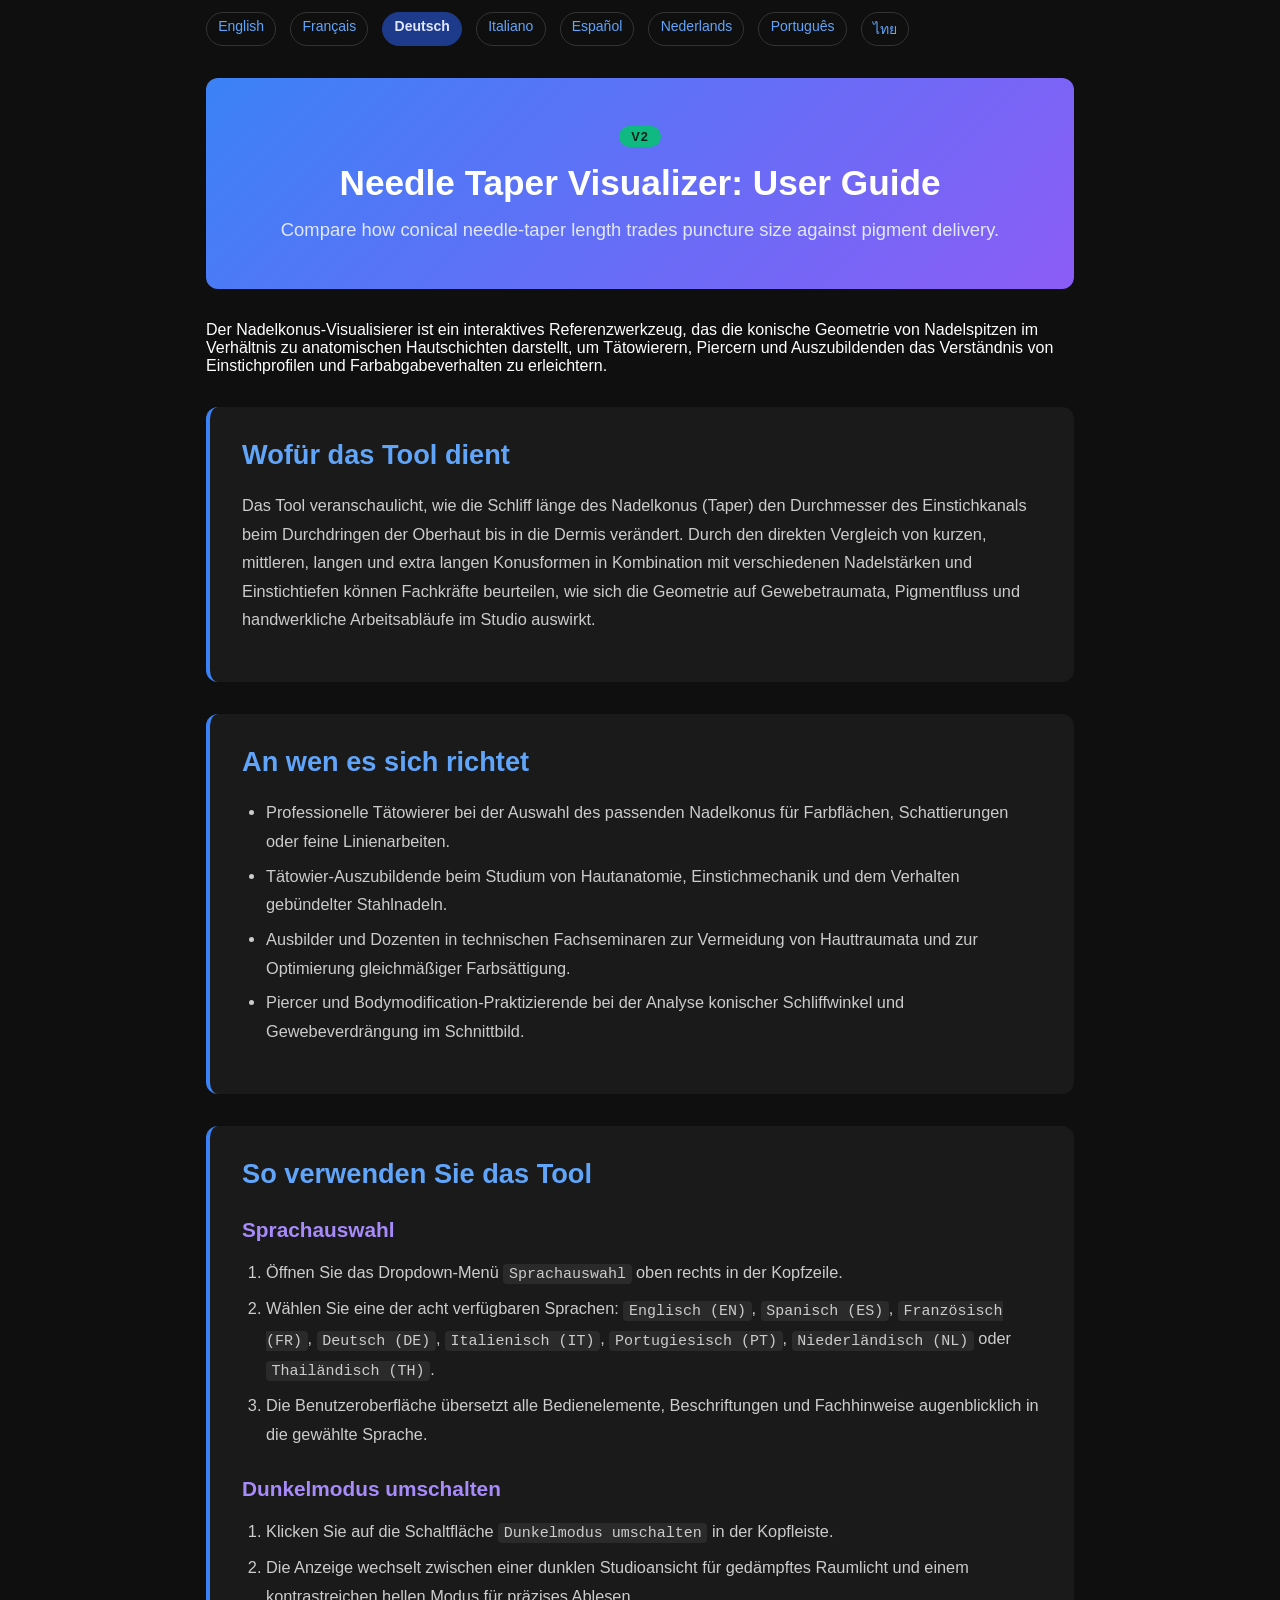
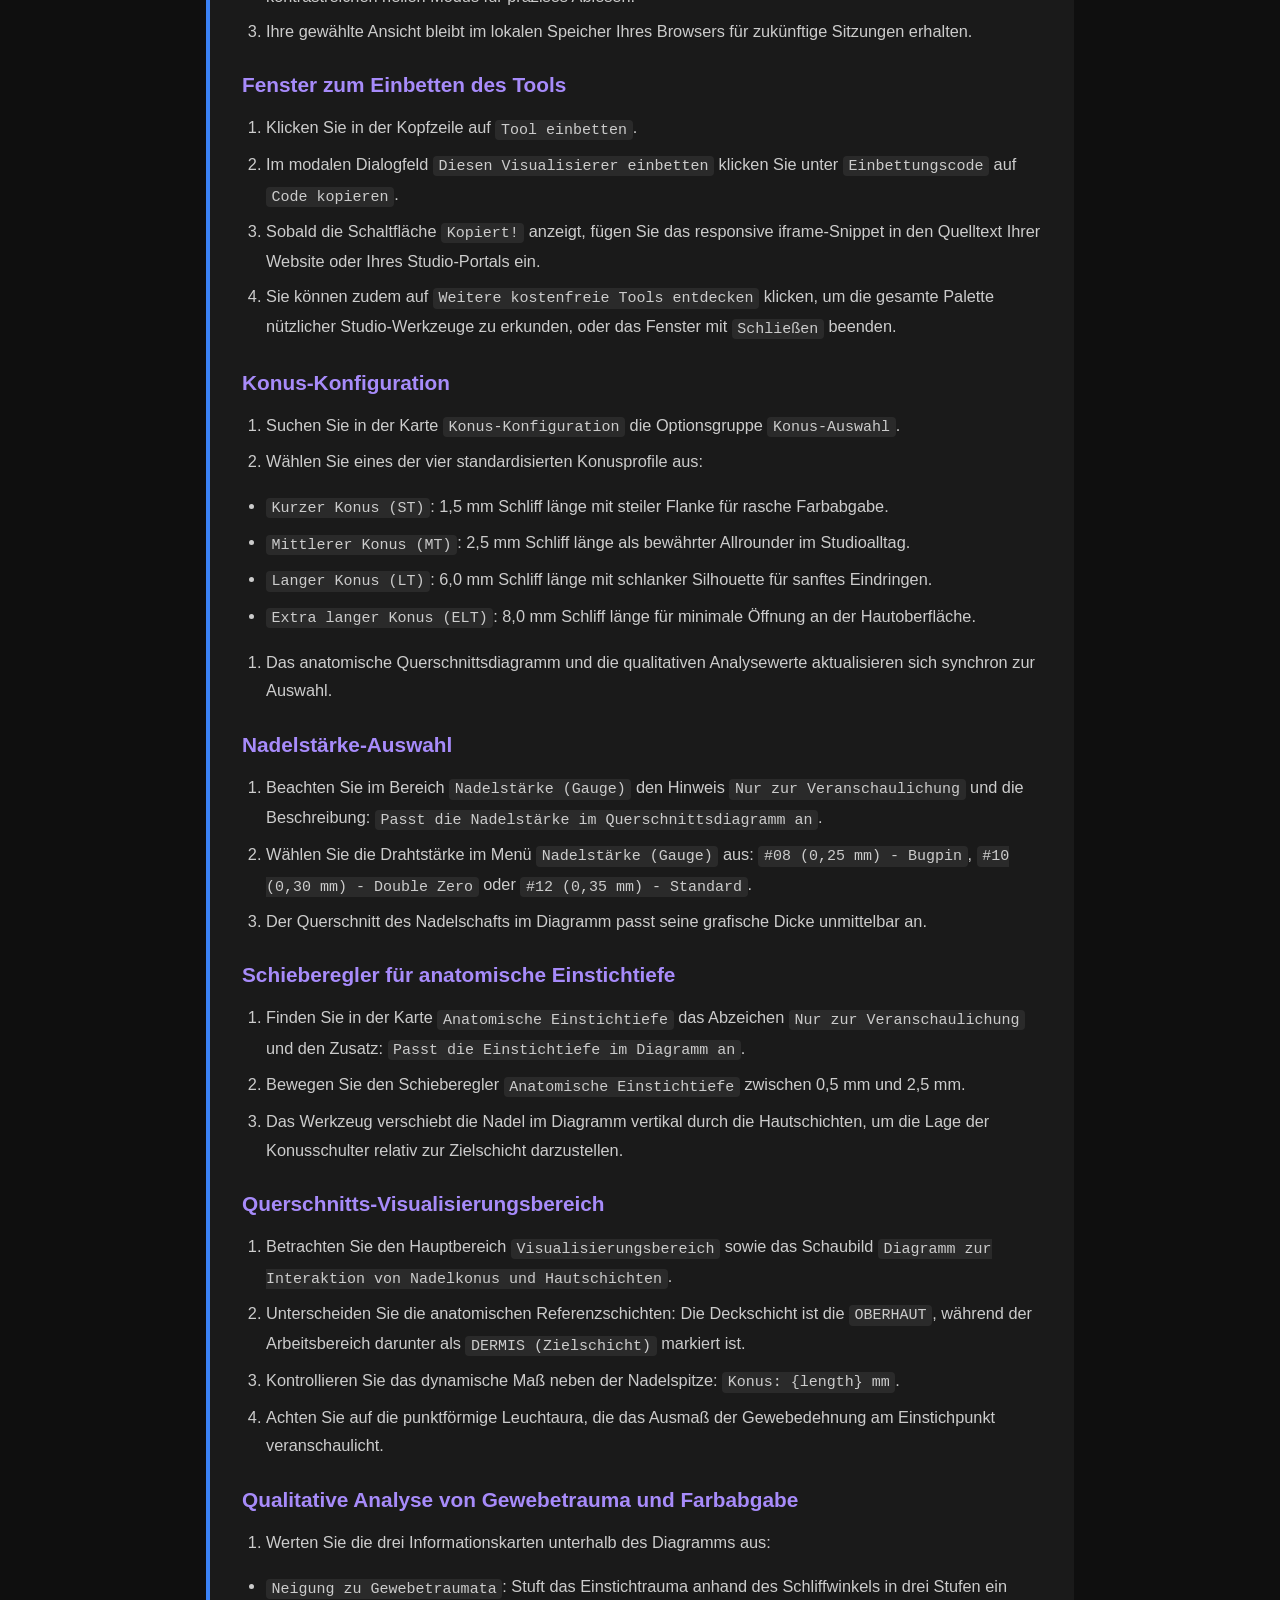
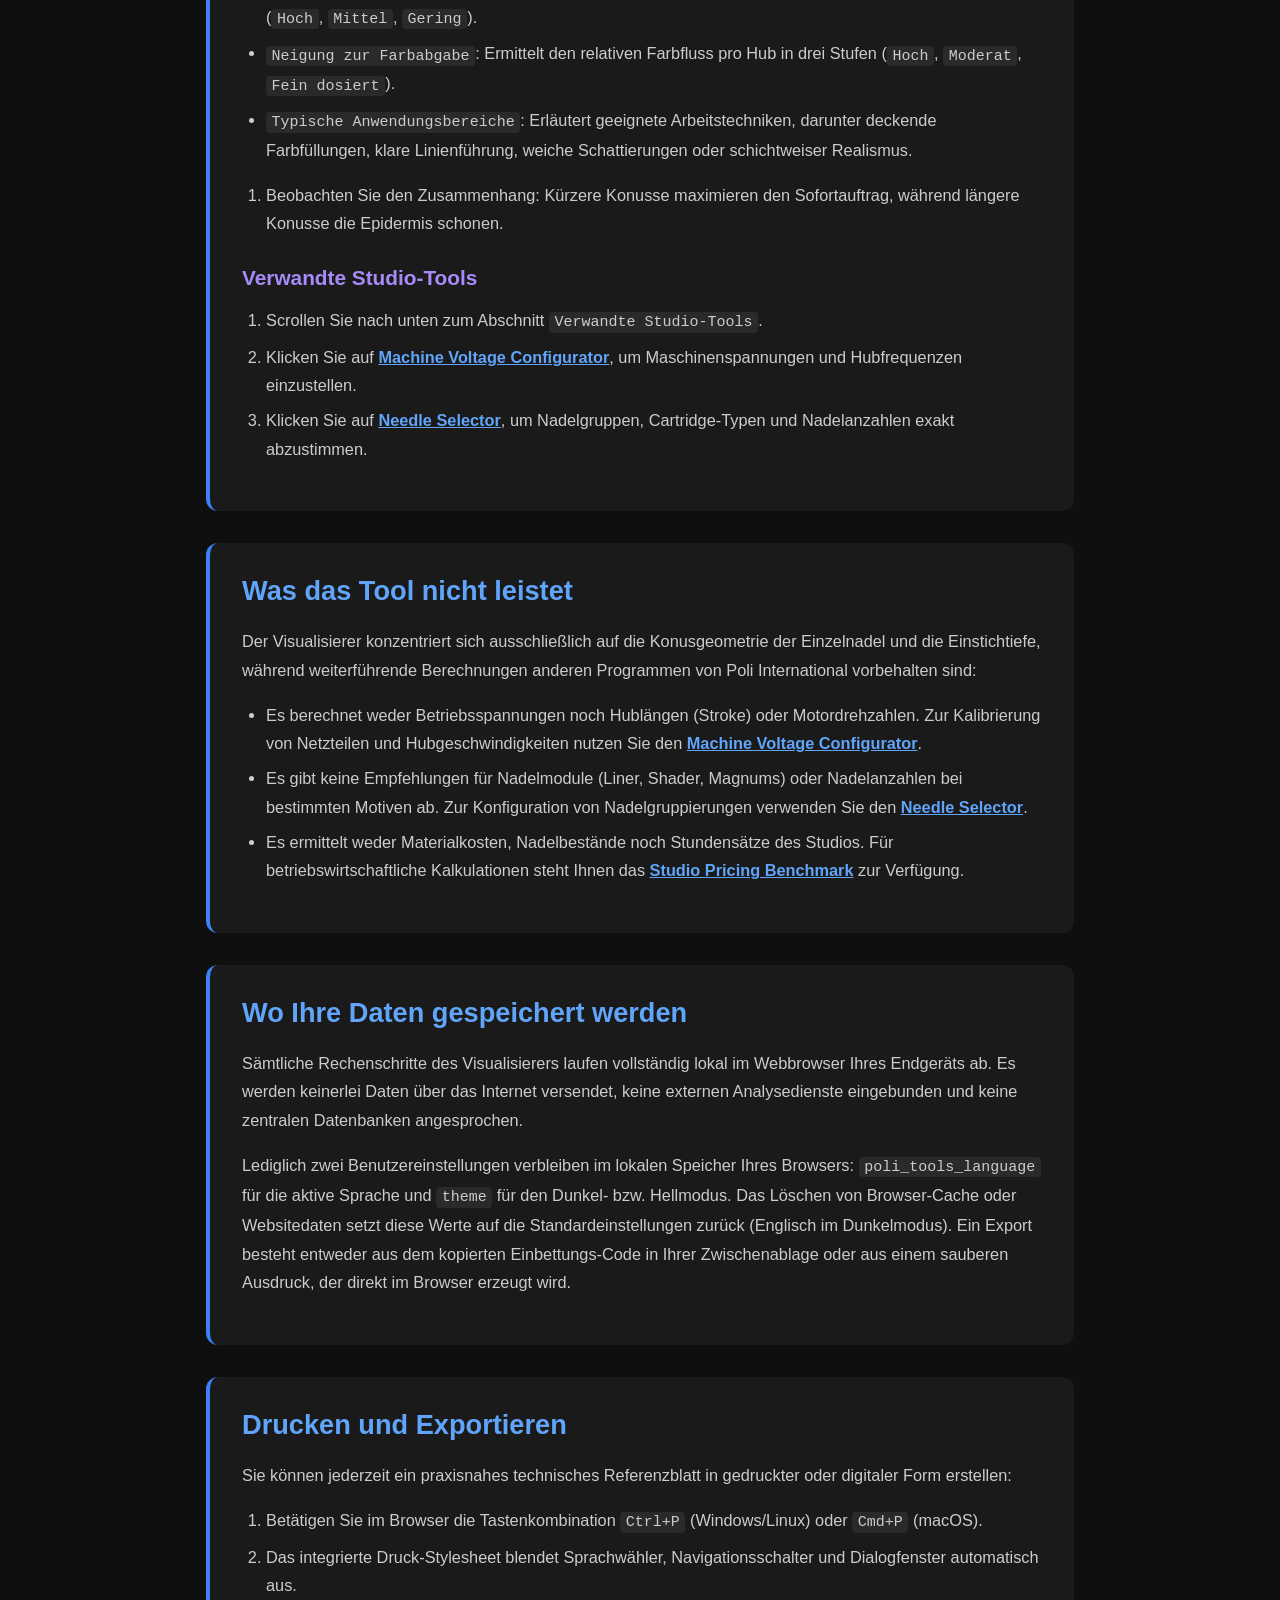
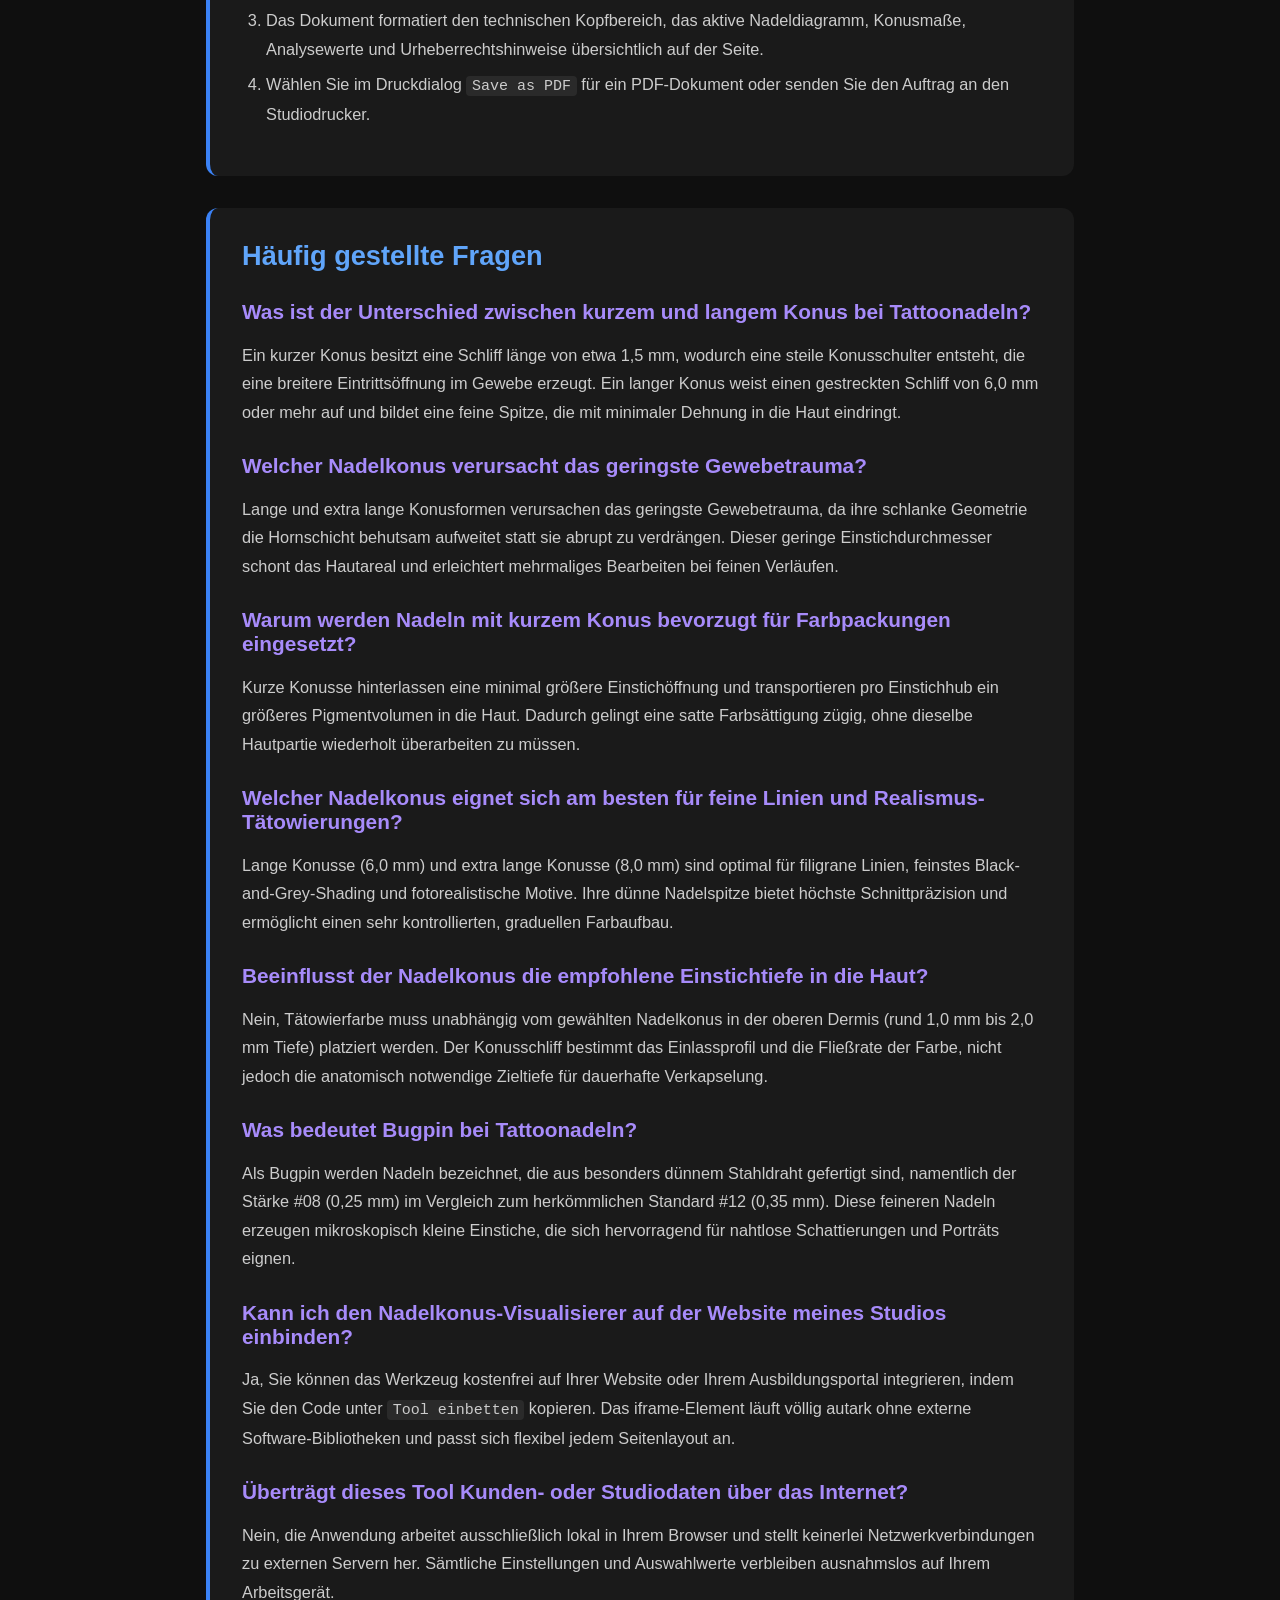
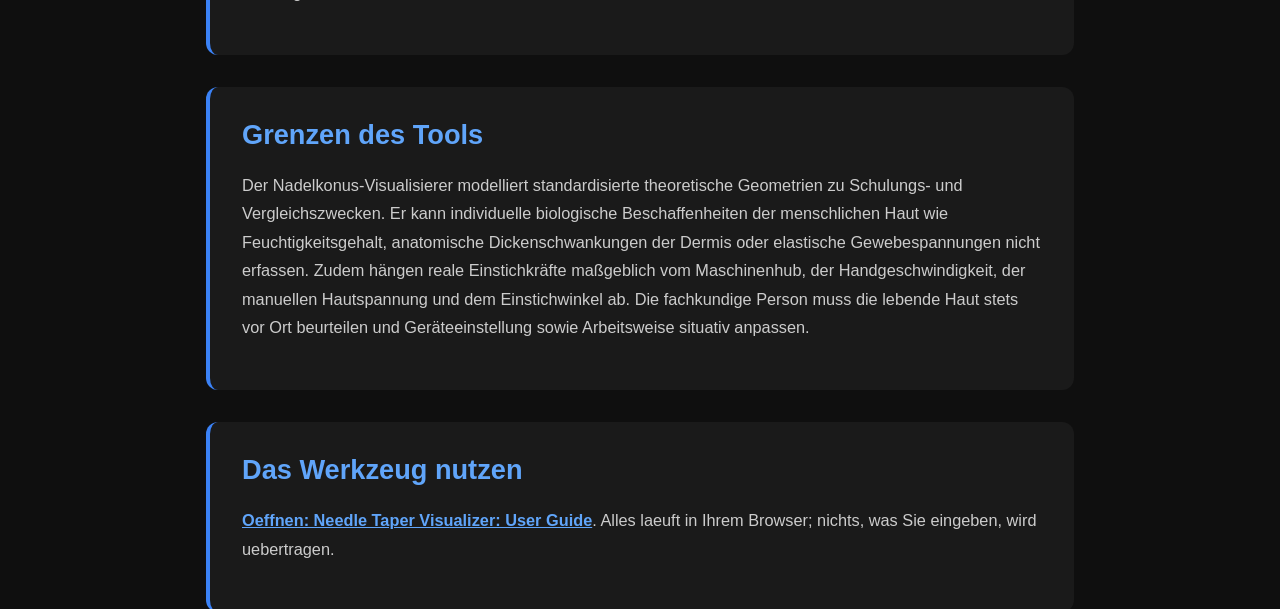
<file: documentation-de.html>
<!DOCTYPE html>
<html lang="de">
<head><meta name="robots" content="noindex,nofollow">
    <meta charset="UTF-8">
    <meta name="viewport" content="width=device-width, initial-scale=1.0">
    <title>Needle Taper Visualizer: User Guide Dokumentation | Poli International</title>
    <meta name="description" content="Compare how conical needle-taper length trades puncture size against pigment delivery.">
    <link rel="canonical" href="https://poliinternational.com/needle-taper-visualizer/">
    <style>
        body { background: #0f0f0f; color: #fff; font-family: -apple-system, BlinkMacSystemFont, "Segoe UI", Roboto, sans-serif; margin: 0; padding: 0; }
        body.in-iframe .doc-hero h1 { display: none; }
        * { box-sizing: border-box; }
        .entry-content { max-width: 900px; margin: 0 auto; padding: 2rem 1rem; }
        .doc-hero { background: linear-gradient(135deg, #3B82F6, #8B5CF6); padding: 3rem 2rem; text-align: center; border-radius: 0.75rem; margin-bottom: 2rem; }
        .doc-hero h1 { font-size: 2.2rem; margin: 0 0 1rem; font-weight: 700; }
        .doc-hero p { font-size: 1.15rem; color: #E0E7FF; margin: 0; }
        .doc-hero .v2 { display: inline-block; margin-bottom: 1rem; padding: 0.2rem 0.75rem; border-radius: 999px; background: #10B981; color: #04241a; font-weight: 800; font-size: 0.8rem; letter-spacing: 0.08em; }
        .doc-section { margin: 2rem 0; padding: 2rem; background: #1a1a1a; border-radius: 0.75rem; border-left: 4px solid #3B82F6; }
        .doc-section h2 { color: #60A5FA; font-size: 1.7rem; margin: 0 0 1.25rem; font-weight: 600; }
        .doc-section h3 { color: #A78BFA; font-size: 1.3rem; margin: 1.75rem 0 0.75rem; font-weight: 600; }
        .doc-section p, .doc-section li { color: #ccc; line-height: 1.75; font-size: 1.02rem; }
        .doc-section ul, .doc-section ol { padding-left: 1.5rem; }
        .doc-section li { margin: 0.4rem 0; }
        .doc-section code { background: #2a2a2a; padding: 0.1rem 0.35rem; border-radius: 0.25rem; font-size: 0.92em; }
        .doc-section a { color: #60A5FA; font-weight: 600; }
        .highlight-box { background: linear-gradient(135deg, #1E3A8A, #4C1D95); padding: 1.25rem 1.5rem; border-radius: 0.5rem; margin: 1.5rem 0; border-left: 4px solid #10B981; }
        .highlight-box p { color: #E0E7FF; margin: 0; }
        table { width: 100%; border-collapse: collapse; margin: 1.5rem 0; }
        th, td { padding: 0.75rem; text-align: left; border: 1px solid #333; vertical-align: top; }
        th { background: #2a2a2a; color: #60A5FA; }
        td { color: #ccc; }
        .doc-langs { display: flex; flex-wrap: wrap; gap: 0.4rem; margin: 0 0 1.5rem; font-size: 0.9rem; }
        .doc-langs a, .doc-langs span { padding: 0.3rem 0.7rem; border-radius: 999px; border: 1px solid #333; text-decoration: none; }
        .doc-langs a { color: #60A5FA; }
        .doc-langs span { background: #1E3A8A; color: #E0E7FF; border-color: #1E3A8A; font-weight: 700; }
    </style>
</head>
<body>
<nav class="doc-langs" aria-label="Sprache der Dokumentation" style="display:flex;flex-wrap:wrap;gap:6px 14px;max-width:900px;margin:12px auto 0;padding:0 16px;font-size:14px;"><a lang="en" href="documentation.html">English</a><a lang="fr" href="documentation-fr.html">Français</a><span lang="de">Deutsch</span><a lang="it" href="documentation-it.html">Italiano</a><a lang="es" href="documentation-es.html">Español</a><a lang="nl" href="documentation-nl.html">Nederlands</a><a lang="pt" href="documentation-pt.html">Português</a><a lang="th" href="documentation-th.html">ไทย</a></nav>
<script>if (window.self !== window.top) document.body.classList.add('in-iframe');</script>
    <div class="entry-content">
        <div class="doc-hero">
            <span class="v2">V2</span>
            <h1>Needle Taper Visualizer: User Guide</h1>
            <p>Compare how conical needle-taper length trades puncture size against pigment delivery.</p>
        </div>
        <p>Der Nadelkonus-Visualisierer ist ein interaktives Referenzwerkzeug, das die konische Geometrie von Nadelspitzen im Verhältnis zu anatomischen Hautschichten darstellt, um Tätowierern, Piercern und Auszubildenden das Verständnis von Einstichprofilen und Farbabgabeverhalten zu erleichtern.</p>
        <div class="doc-section">
        <h2>Wofür das Tool dient</h2>
        <p>Das Tool veranschaulicht, wie die Schliff länge des Nadelkonus (Taper) den Durchmesser des Einstichkanals beim Durchdringen der Oberhaut bis in die Dermis verändert. Durch den direkten Vergleich von kurzen, mittleren, langen und extra langen Konusformen in Kombination mit verschiedenen Nadelstärken und Einstichtiefen können Fachkräfte beurteilen, wie sich die Geometrie auf Gewebetraumata, Pigmentfluss und handwerkliche Arbeitsabläufe im Studio auswirkt.</p>
        </div>
        <div class="doc-section">
        <h2>An wen es sich richtet</h2>
        <ul>
        <li>Professionelle Tätowierer bei der Auswahl des passenden Nadelkonus für Farbflächen, Schattierungen oder feine Linienarbeiten.</li>
        <li>Tätowier-Auszubildende beim Studium von Hautanatomie, Einstichmechanik und dem Verhalten gebündelter Stahlnadeln.</li>
        <li>Ausbilder und Dozenten in technischen Fachseminaren zur Vermeidung von Hauttraumata und zur Optimierung gleichmäßiger Farbsättigung.</li>
        <li>Piercer und Bodymodification-Praktizierende bei der Analyse konischer Schliffwinkel und Gewebeverdrängung im Schnittbild.</li>
        </ul>
        </div>
        <div class="doc-section">
        <h2>So verwenden Sie das Tool</h2>
        <h3>Sprachauswahl</h3>
        <ol>
        <li>Öffnen Sie das Dropdown-Menü <code>Sprachauswahl</code> oben rechts in der Kopfzeile.</li>
        <li>Wählen Sie eine der acht verfügbaren Sprachen: <code>Englisch (EN)</code>, <code>Spanisch (ES)</code>, <code>Französisch (FR)</code>, <code>Deutsch (DE)</code>, <code>Italienisch (IT)</code>, <code>Portugiesisch (PT)</code>, <code>Niederländisch (NL)</code> oder <code>Thailändisch (TH)</code>.</li>
        <li>Die Benutzeroberfläche übersetzt alle Bedienelemente, Beschriftungen und Fachhinweise augenblicklich in die gewählte Sprache.</li>
        </ol>
        <h3>Dunkelmodus umschalten</h3>
        <ol>
        <li>Klicken Sie auf die Schaltfläche <code>Dunkelmodus umschalten</code> in der Kopfleiste.</li>
        <li>Die Anzeige wechselt zwischen einer dunklen Studioansicht für gedämpftes Raumlicht und einem kontrastreichen hellen Modus für präzises Ablesen.</li>
        <li>Ihre gewählte Ansicht bleibt im lokalen Speicher Ihres Browsers für zukünftige Sitzungen erhalten.</li>
        </ol>
        <h3>Fenster zum Einbetten des Tools</h3>
        <ol>
        <li>Klicken Sie in der Kopfzeile auf <code>Tool einbetten</code>.</li>
        <li>Im modalen Dialogfeld <code>Diesen Visualisierer einbetten</code> klicken Sie unter <code>Einbettungscode</code> auf <code>Code kopieren</code>.</li>
        <li>Sobald die Schaltfläche <code>Kopiert!</code> anzeigt, fügen Sie das responsive iframe-Snippet in den Quelltext Ihrer Website oder Ihres Studio-Portals ein.</li>
        <li>Sie können zudem auf <code>Weitere kostenfreie Tools entdecken</code> klicken, um die gesamte Palette nützlicher Studio-Werkzeuge zu erkunden, oder das Fenster mit <code>Schließen</code> beenden.</li>
        </ol>
        <h3>Konus-Konfiguration</h3>
        <ol>
        <li>Suchen Sie in der Karte <code>Konus-Konfiguration</code> die Optionsgruppe <code>Konus-Auswahl</code>.</li>
        <li>Wählen Sie eines der vier standardisierten Konusprofile aus:</li>
        </ol>
        <ul>
        <li><code>Kurzer Konus (ST)</code>: 1,5 mm Schliff länge mit steiler Flanke für rasche Farbabgabe.</li>
        <li><code>Mittlerer Konus (MT)</code>: 2,5 mm Schliff länge als bewährter Allrounder im Studioalltag.</li>
        <li><code>Langer Konus (LT)</code>: 6,0 mm Schliff länge mit schlanker Silhouette für sanftes Eindringen.</li>
        <li><code>Extra langer Konus (ELT)</code>: 8,0 mm Schliff länge für minimale Öffnung an der Hautoberfläche.</li>
        </ul>
        <ol>
        <li>Das anatomische Querschnittsdiagramm und die qualitativen Analysewerte aktualisieren sich synchron zur Auswahl.</li>
        </ol>
        <h3>Nadelstärke-Auswahl</h3>
        <ol>
        <li>Beachten Sie im Bereich <code>Nadelstärke (Gauge)</code> den Hinweis <code>Nur zur Veranschaulichung</code> und die Beschreibung: <code>Passt die Nadelstärke im Querschnittsdiagramm an</code>.</li>
        <li>Wählen Sie die Drahtstärke im Menü <code>Nadelstärke (Gauge)</code> aus: <code>#08 (0,25 mm) - Bugpin</code>, <code>#10 (0,30 mm) - Double Zero</code> oder <code>#12 (0,35 mm) - Standard</code>.</li>
        <li>Der Querschnitt des Nadelschafts im Diagramm passt seine grafische Dicke unmittelbar an.</li>
        </ol>
        <h3>Schieberegler für anatomische Einstichtiefe</h3>
        <ol>
        <li>Finden Sie in der Karte <code>Anatomische Einstichtiefe</code> das Abzeichen <code>Nur zur Veranschaulichung</code> und den Zusatz: <code>Passt die Einstichtiefe im Diagramm an</code>.</li>
        <li>Bewegen Sie den Schieberegler <code>Anatomische Einstichtiefe</code> zwischen 0,5 mm und 2,5 mm.</li>
        <li>Das Werkzeug verschiebt die Nadel im Diagramm vertikal durch die Hautschichten, um die Lage der Konusschulter relativ zur Zielschicht darzustellen.</li>
        </ol>
        <h3>Querschnitts-Visualisierungsbereich</h3>
        <ol>
        <li>Betrachten Sie den Hauptbereich <code>Visualisierungsbereich</code> sowie das Schaubild <code>Diagramm zur Interaktion von Nadelkonus und Hautschichten</code>.</li>
        <li>Unterscheiden Sie die anatomischen Referenzschichten: Die Deckschicht ist die <code>OBERHAUT</code>, während der Arbeitsbereich darunter als <code>DERMIS (Zielschicht)</code> markiert ist.</li>
        <li>Kontrollieren Sie das dynamische Maß neben der Nadelspitze: <code>Konus: {length} mm</code>.</li>
        <li>Achten Sie auf die punktförmige Leuchtaura, die das Ausmaß der Gewebedehnung am Einstichpunkt veranschaulicht.</li>
        </ol>
        <h3>Qualitative Analyse von Gewebetrauma und Farbabgabe</h3>
        <ol>
        <li>Werten Sie die drei Informationskarten unterhalb des Diagramms aus:</li>
        </ol>
        <ul>
        <li><code>Neigung zu Gewebetraumata</code>: Stuft das Einstichtrauma anhand des Schliffwinkels in drei Stufen ein (<code>Hoch</code>, <code>Mittel</code>, <code>Gering</code>).</li>
        <li><code>Neigung zur Farbabgabe</code>: Ermittelt den relativen Farbfluss pro Hub in drei Stufen (<code>Hoch</code>, <code>Moderat</code>, <code>Fein dosiert</code>).</li>
        <li><code>Typische Anwendungsbereiche</code>: Erläutert geeignete Arbeitstechniken, darunter deckende Farbfüllungen, klare Linienführung, weiche Schattierungen oder schichtweiser Realismus.</li>
        </ul>
        <ol>
        <li>Beobachten Sie den Zusammenhang: Kürzere Konusse maximieren den Sofortauftrag, während längere Konusse die Epidermis schonen.</li>
        </ol>
        <h3>Verwandte Studio-Tools</h3>
        <ol>
        <li>Scrollen Sie nach unten zum Abschnitt <code>Verwandte Studio-Tools</code>.</li>
        <li>Klicken Sie auf <a href="https://poliinternational.com/machine-voltage-configurator/" target="_top">Machine Voltage Configurator</a>, um Maschinenspannungen und Hubfrequenzen einzustellen.</li>
        <li>Klicken Sie auf <a href="https://poliinternational.com/needle-selector/" target="_top">Needle Selector</a>, um Nadelgruppen, Cartridge-Typen und Nadelanzahlen exakt abzustimmen.</li>
        </ol>
        </div>
        <div class="doc-section">
        <h2>Was das Tool nicht leistet</h2>
        <p>Der Visualisierer konzentriert sich ausschließlich auf die Konusgeometrie der Einzelnadel und die Einstichtiefe, während weiterführende Berechnungen anderen Programmen von Poli International vorbehalten sind:</p>
        <ul>
        <li>Es berechnet weder Betriebsspannungen noch Hublängen (Stroke) oder Motordrehzahlen. Zur Kalibrierung von Netzteilen und Hubgeschwindigkeiten nutzen Sie den <a href="https://poliinternational.com/machine-voltage-configurator/" target="_top">Machine Voltage Configurator</a>.</li>
        <li>Es gibt keine Empfehlungen für Nadelmodule (Liner, Shader, Magnums) oder Nadelanzahlen bei bestimmten Motiven ab. Zur Konfiguration von Nadelgruppierungen verwenden Sie den <a href="https://poliinternational.com/needle-selector/" target="_top">Needle Selector</a>.</li>
        <li>Es ermittelt weder Materialkosten, Nadelbestände noch Stundensätze des Studios. Für betriebswirtschaftliche Kalkulationen steht Ihnen das <a href="https://poliinternational.com/studio-pricing-benchmark/" target="_top">Studio Pricing Benchmark</a> zur Verfügung.</li>
        </ul>
        </div>
        <div class="doc-section">
        <h2>Wo Ihre Daten gespeichert werden</h2>
        <p>Sämtliche Rechenschritte des Visualisierers laufen vollständig lokal im Webbrowser Ihres Endgeräts ab. Es werden keinerlei Daten über das Internet versendet, keine externen Analysedienste eingebunden und keine zentralen Datenbanken angesprochen.</p>
        <p>Lediglich zwei Benutzereinstellungen verbleiben im lokalen Speicher Ihres Browsers: <code>poli_tools_language</code> für die aktive Sprache und <code>theme</code> für den Dunkel- bzw. Hellmodus. Das Löschen von Browser-Cache oder Websitedaten setzt diese Werte auf die Standardeinstellungen zurück (Englisch im Dunkelmodus). Ein Export besteht entweder aus dem kopierten Einbettungs-Code in Ihrer Zwischenablage oder aus einem sauberen Ausdruck, der direkt im Browser erzeugt wird.</p>
        </div>
        <div class="doc-section">
        <h2>Drucken und Exportieren</h2>
        <p>Sie können jederzeit ein praxisnahes technisches Referenzblatt in gedruckter oder digitaler Form erstellen:</p>
        <ol>
        <li>Betätigen Sie im Browser die Tastenkombination <code>Ctrl+P</code> (Windows/Linux) oder <code>Cmd+P</code> (macOS).</li>
        <li>Das integrierte Druck-Stylesheet blendet Sprachwähler, Navigationsschalter und Dialogfenster automatisch aus.</li>
        <li>Das Dokument formatiert den technischen Kopfbereich, das aktive Nadeldiagramm, Konusmaße, Analysewerte und Urheberrechtshinweise übersichtlich auf der Seite.</li>
        <li>Wählen Sie im Druckdialog <code>Save as PDF</code> für ein PDF-Dokument oder senden Sie den Auftrag an den Studiodrucker.</li>
        </ol>
        </div>
        <div class="doc-section">
        <h2>Häufig gestellte Fragen</h2>
        <h3>Was ist der Unterschied zwischen kurzem und langem Konus bei Tattoonadeln?</h3>
        <p>Ein kurzer Konus besitzt eine Schliff länge von etwa 1,5 mm, wodurch eine steile Konusschulter entsteht, die eine breitere Eintrittsöffnung im Gewebe erzeugt. Ein langer Konus weist einen gestreckten Schliff von 6,0 mm oder mehr auf und bildet eine feine Spitze, die mit minimaler Dehnung in die Haut eindringt.</p>
        <h3>Welcher Nadelkonus verursacht das geringste Gewebetrauma?</h3>
        <p>Lange und extra lange Konusformen verursachen das geringste Gewebetrauma, da ihre schlanke Geometrie die Hornschicht behutsam aufweitet statt sie abrupt zu verdrängen. Dieser geringe Einstichdurchmesser schont das Hautareal und erleichtert mehrmaliges Bearbeiten bei feinen Verläufen.</p>
        <h3>Warum werden Nadeln mit kurzem Konus bevorzugt für Farbpackungen eingesetzt?</h3>
        <p>Kurze Konusse hinterlassen eine minimal größere Einstichöffnung und transportieren pro Einstichhub ein größeres Pigmentvolumen in die Haut. Dadurch gelingt eine satte Farbsättigung zügig, ohne dieselbe Hautpartie wiederholt überarbeiten zu müssen.</p>
        <h3>Welcher Nadelkonus eignet sich am besten für feine Linien und Realismus-Tätowierungen?</h3>
        <p>Lange Konusse (6,0 mm) und extra lange Konusse (8,0 mm) sind optimal für filigrane Linien, feinstes Black-and-Grey-Shading und fotorealistische Motive. Ihre dünne Nadelspitze bietet höchste Schnittpräzision und ermöglicht einen sehr kontrollierten, graduellen Farbaufbau.</p>
        <h3>Beeinflusst der Nadelkonus die empfohlene Einstichtiefe in die Haut?</h3>
        <p>Nein, Tätowierfarbe muss unabhängig vom gewählten Nadelkonus in der oberen Dermis (rund 1,0 mm bis 2,0 mm Tiefe) platziert werden. Der Konusschliff bestimmt das Einlassprofil und die Fließrate der Farbe, nicht jedoch die anatomisch notwendige Zieltiefe für dauerhafte Verkapselung.</p>
        <h3>Was bedeutet Bugpin bei Tattoonadeln?</h3>
        <p>Als Bugpin werden Nadeln bezeichnet, die aus besonders dünnem Stahldraht gefertigt sind, namentlich der Stärke #08 (0,25 mm) im Vergleich zum herkömmlichen Standard #12 (0,35 mm). Diese feineren Nadeln erzeugen mikroskopisch kleine Einstiche, die sich hervorragend für nahtlose Schattierungen und Porträts eignen.</p>
        <h3>Kann ich den Nadelkonus-Visualisierer auf der Website meines Studios einbinden?</h3>
        <p>Ja, Sie können das Werkzeug kostenfrei auf Ihrer Website oder Ihrem Ausbildungsportal integrieren, indem Sie den Code unter <code>Tool einbetten</code> kopieren. Das iframe-Element läuft völlig autark ohne externe Software-Bibliotheken und passt sich flexibel jedem Seitenlayout an.</p>
        <h3>Überträgt dieses Tool Kunden- oder Studiodaten über das Internet?</h3>
        <p>Nein, die Anwendung arbeitet ausschließlich lokal in Ihrem Browser und stellt keinerlei Netzwerkverbindungen zu externen Servern her. Sämtliche Einstellungen und Auswahlwerte verbleiben ausnahmslos auf Ihrem Arbeitsgerät.</p>
        </div>
        <div class="doc-section">
        <h2>Grenzen des Tools</h2>
        <p>Der Nadelkonus-Visualisierer modelliert standardisierte theoretische Geometrien zu Schulungs- und Vergleichszwecken. Er kann individuelle biologische Beschaffenheiten der menschlichen Haut wie Feuchtigkeitsgehalt, anatomische Dickenschwankungen der Dermis oder elastische Gewebespannungen nicht erfassen. Zudem hängen reale Einstichkräfte maßgeblich vom Maschinenhub, der Handgeschwindigkeit, der manuellen Hautspannung und dem Einstichwinkel ab. Die fachkundige Person muss die lebende Haut stets vor Ort beurteilen und Geräteeinstellung sowie Arbeitsweise situativ anpassen.</p>
        </div>
        <div class="doc-section">
            <h2>Das Werkzeug nutzen</h2>
            <p><a href="https://poliinternational.com/needle-taper-visualizer/" target="_top">Oeffnen: Needle Taper Visualizer: User Guide</a>. Alles laeuft in Ihrem Browser; nichts, was Sie eingeben, wird uebertragen.</p>
        </div>
    </div>
</body>
</html>
</file>
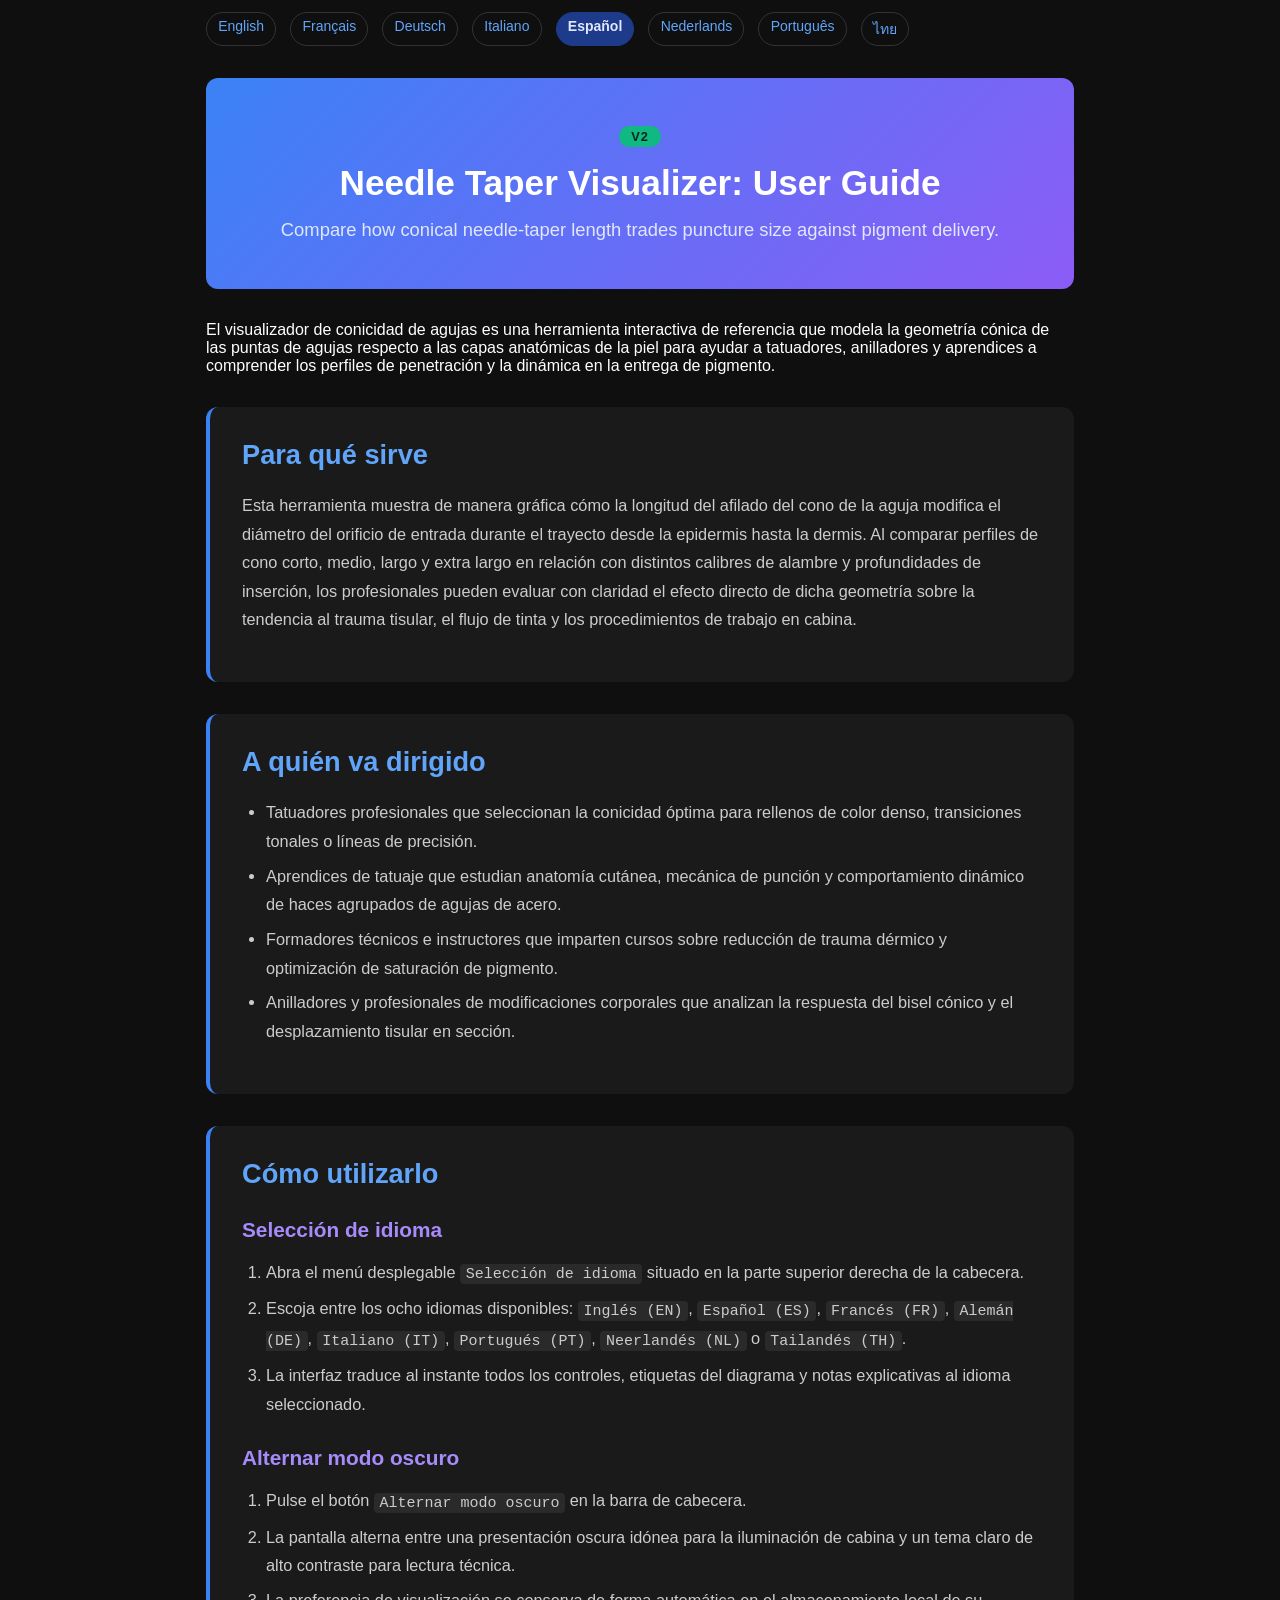
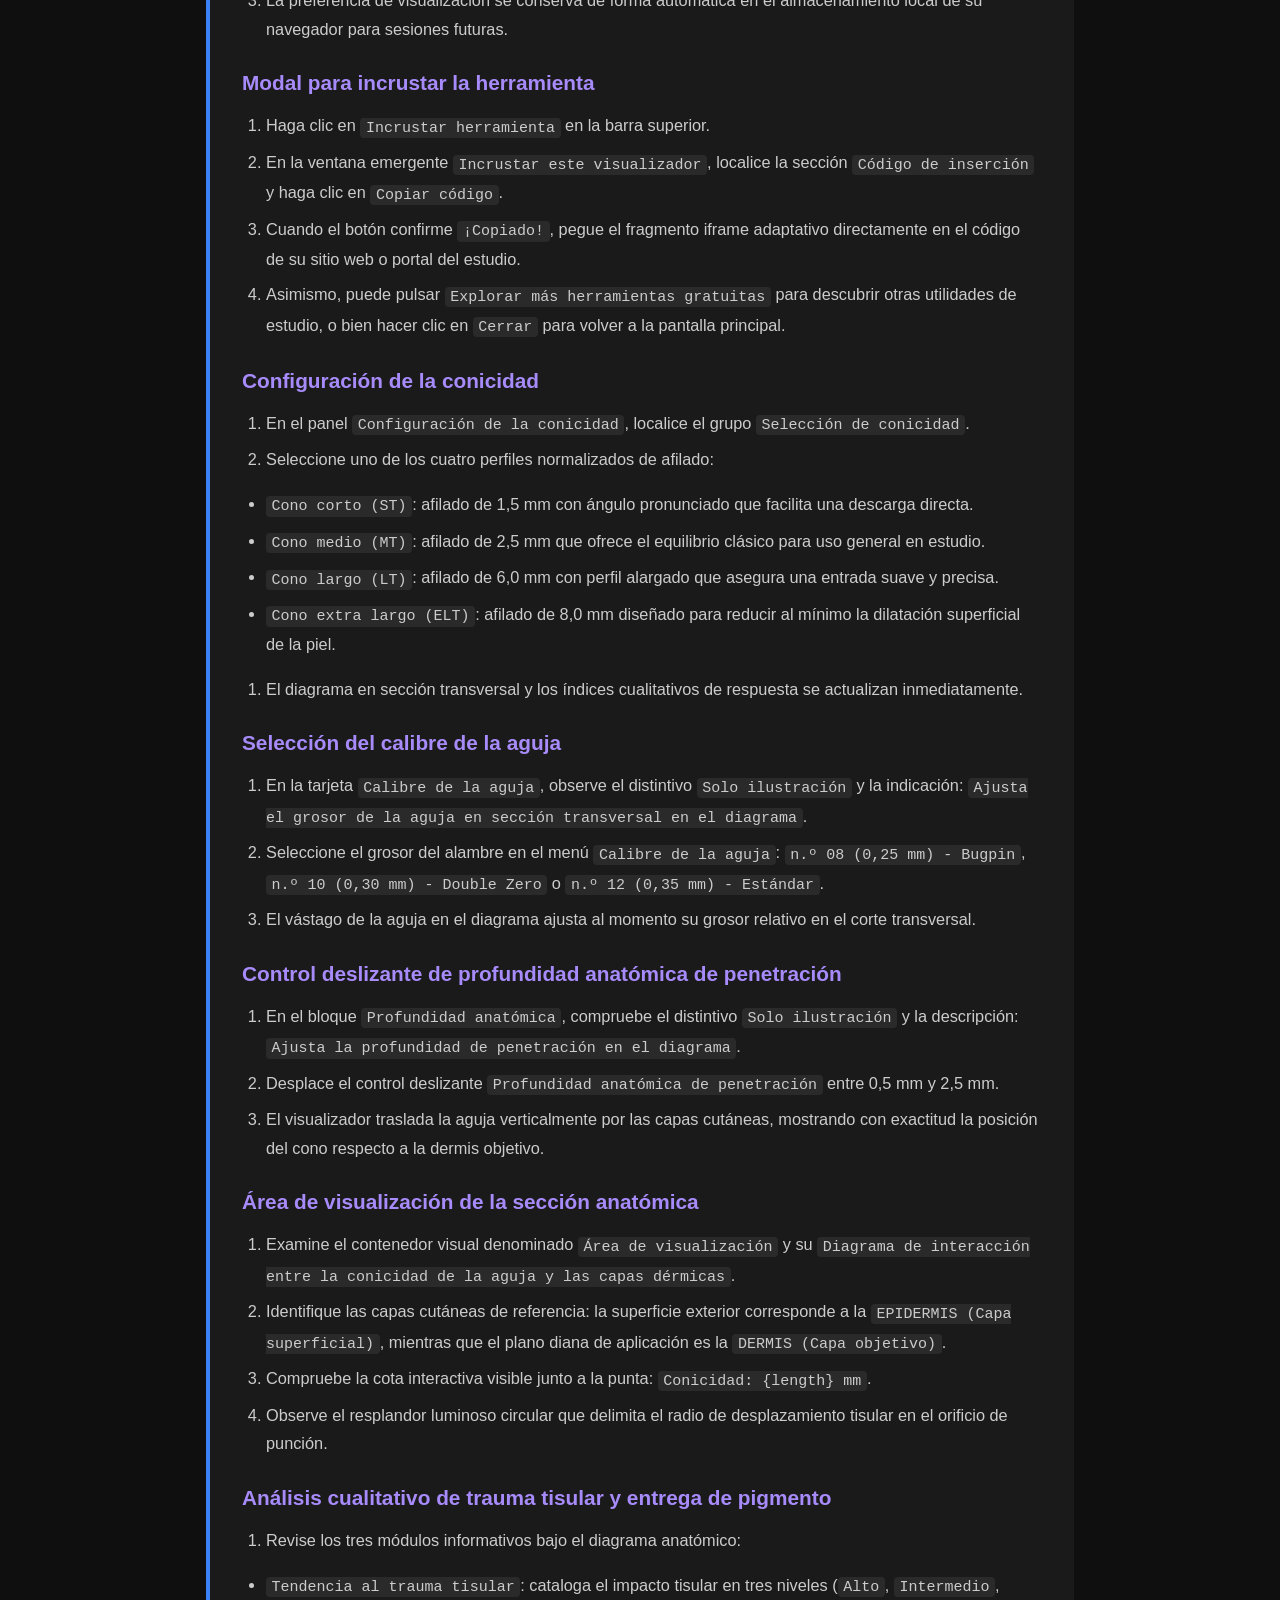
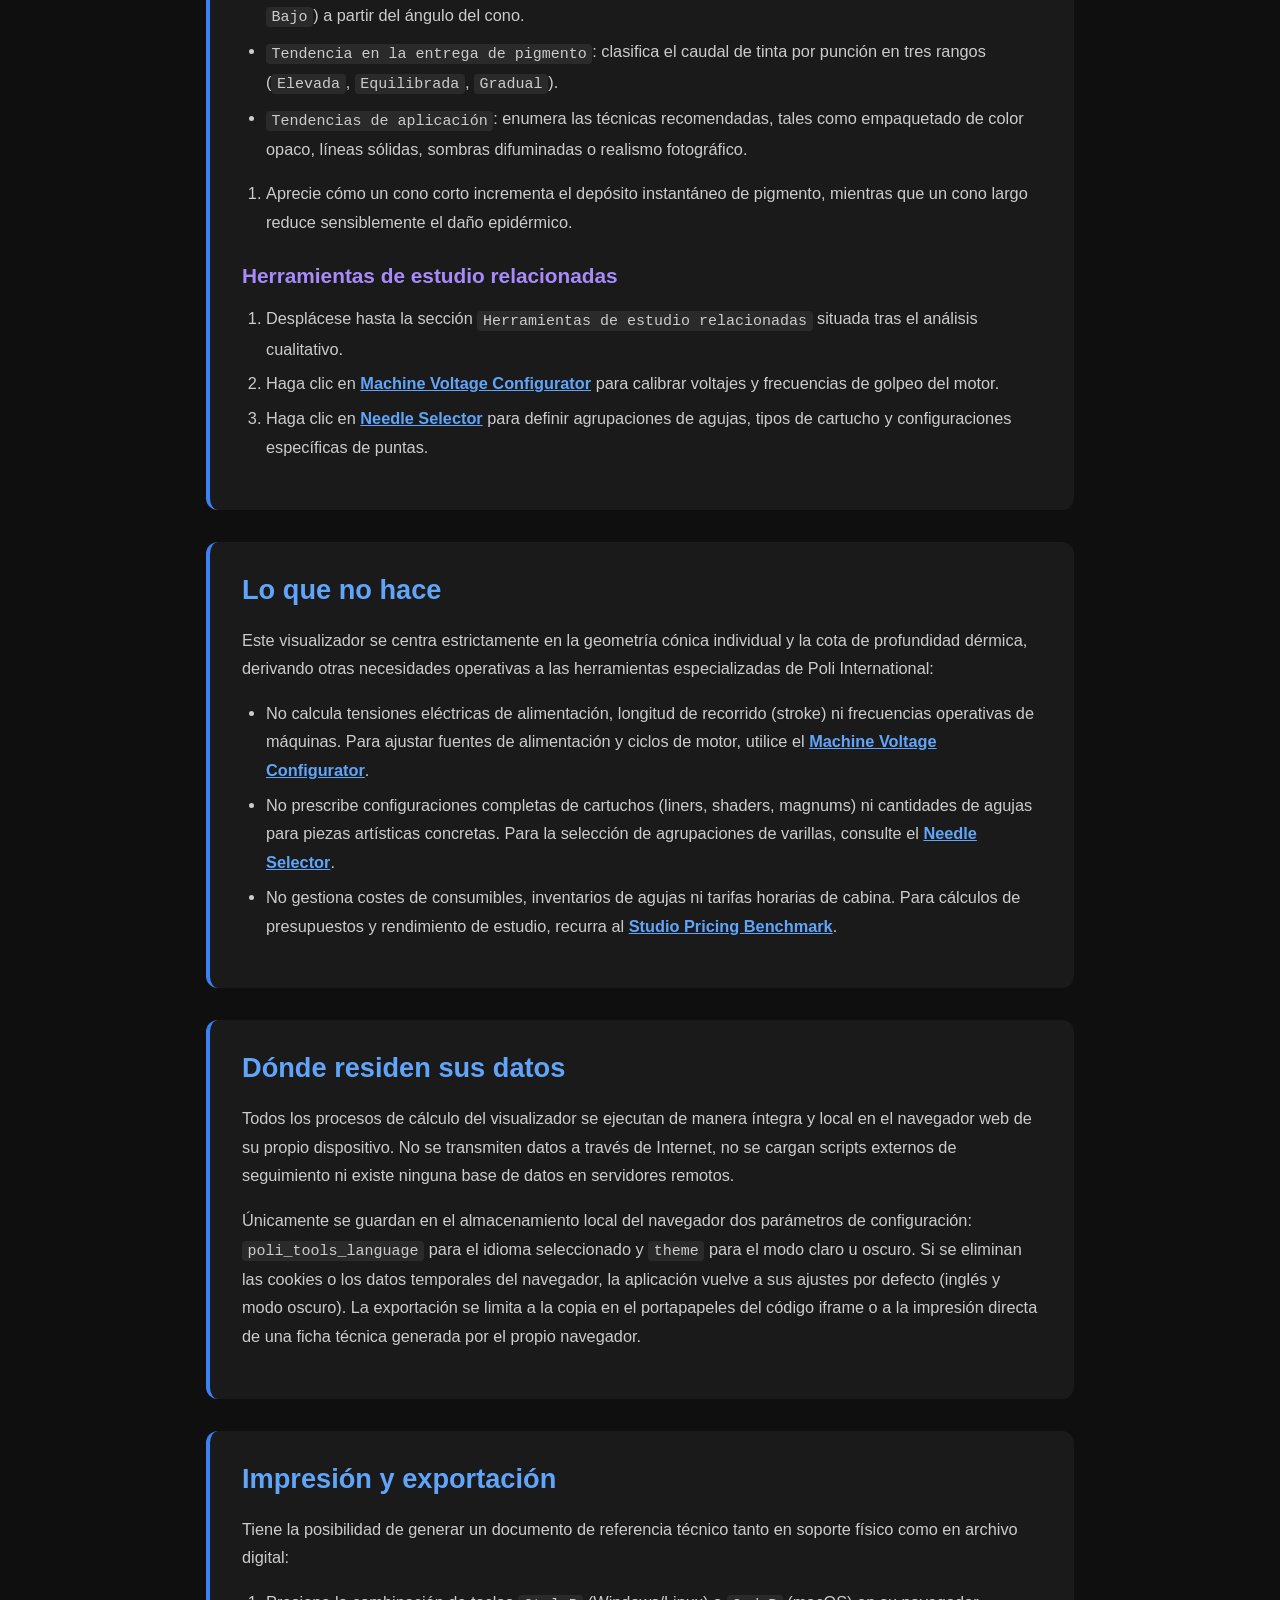
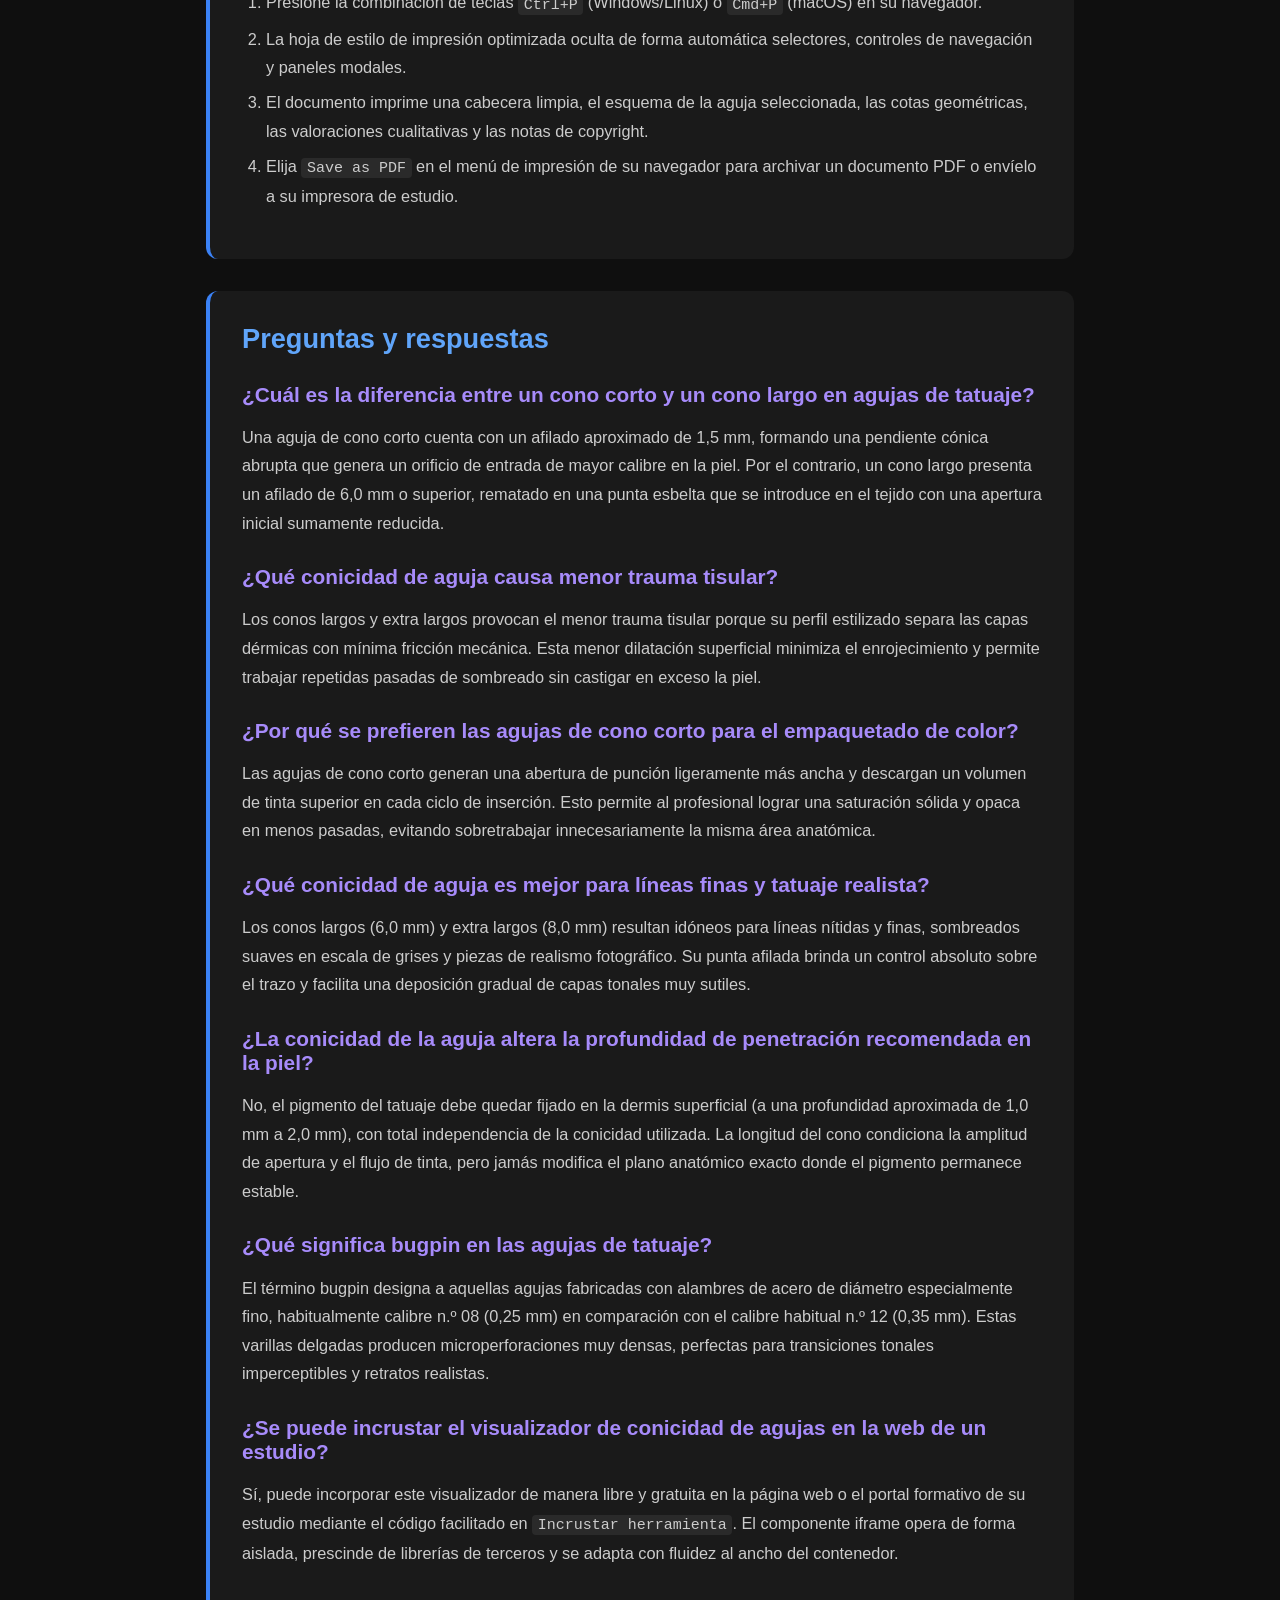
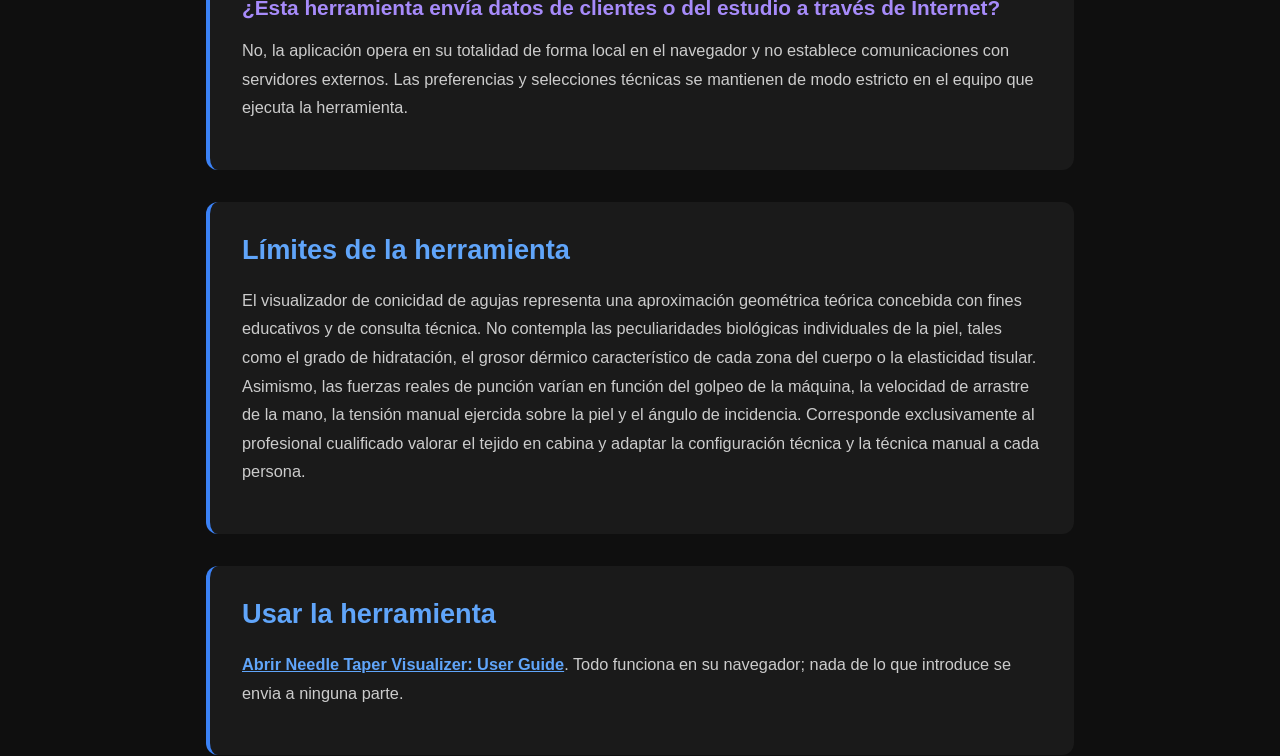
<file: documentation-es.html>
<!DOCTYPE html>
<html lang="es">
<head><meta name="robots" content="noindex,nofollow">
    <meta charset="UTF-8">
    <meta name="viewport" content="width=device-width, initial-scale=1.0">
    <title>Needle Taper Visualizer: User Guide Documentacion | Poli International</title>
    <meta name="description" content="Compare how conical needle-taper length trades puncture size against pigment delivery.">
    <link rel="canonical" href="https://poliinternational.com/needle-taper-visualizer/">
    <style>
        body { background: #0f0f0f; color: #fff; font-family: -apple-system, BlinkMacSystemFont, "Segoe UI", Roboto, sans-serif; margin: 0; padding: 0; }
        body.in-iframe .doc-hero h1 { display: none; }
        * { box-sizing: border-box; }
        .entry-content { max-width: 900px; margin: 0 auto; padding: 2rem 1rem; }
        .doc-hero { background: linear-gradient(135deg, #3B82F6, #8B5CF6); padding: 3rem 2rem; text-align: center; border-radius: 0.75rem; margin-bottom: 2rem; }
        .doc-hero h1 { font-size: 2.2rem; margin: 0 0 1rem; font-weight: 700; }
        .doc-hero p { font-size: 1.15rem; color: #E0E7FF; margin: 0; }
        .doc-hero .v2 { display: inline-block; margin-bottom: 1rem; padding: 0.2rem 0.75rem; border-radius: 999px; background: #10B981; color: #04241a; font-weight: 800; font-size: 0.8rem; letter-spacing: 0.08em; }
        .doc-section { margin: 2rem 0; padding: 2rem; background: #1a1a1a; border-radius: 0.75rem; border-left: 4px solid #3B82F6; }
        .doc-section h2 { color: #60A5FA; font-size: 1.7rem; margin: 0 0 1.25rem; font-weight: 600; }
        .doc-section h3 { color: #A78BFA; font-size: 1.3rem; margin: 1.75rem 0 0.75rem; font-weight: 600; }
        .doc-section p, .doc-section li { color: #ccc; line-height: 1.75; font-size: 1.02rem; }
        .doc-section ul, .doc-section ol { padding-left: 1.5rem; }
        .doc-section li { margin: 0.4rem 0; }
        .doc-section code { background: #2a2a2a; padding: 0.1rem 0.35rem; border-radius: 0.25rem; font-size: 0.92em; }
        .doc-section a { color: #60A5FA; font-weight: 600; }
        .highlight-box { background: linear-gradient(135deg, #1E3A8A, #4C1D95); padding: 1.25rem 1.5rem; border-radius: 0.5rem; margin: 1.5rem 0; border-left: 4px solid #10B981; }
        .highlight-box p { color: #E0E7FF; margin: 0; }
        table { width: 100%; border-collapse: collapse; margin: 1.5rem 0; }
        th, td { padding: 0.75rem; text-align: left; border: 1px solid #333; vertical-align: top; }
        th { background: #2a2a2a; color: #60A5FA; }
        td { color: #ccc; }
        .doc-langs { display: flex; flex-wrap: wrap; gap: 0.4rem; margin: 0 0 1.5rem; font-size: 0.9rem; }
        .doc-langs a, .doc-langs span { padding: 0.3rem 0.7rem; border-radius: 999px; border: 1px solid #333; text-decoration: none; }
        .doc-langs a { color: #60A5FA; }
        .doc-langs span { background: #1E3A8A; color: #E0E7FF; border-color: #1E3A8A; font-weight: 700; }
    </style>
</head>
<body>
<nav class="doc-langs" aria-label="Idioma de la documentación" style="display:flex;flex-wrap:wrap;gap:6px 14px;max-width:900px;margin:12px auto 0;padding:0 16px;font-size:14px;"><a lang="en" href="documentation.html">English</a><a lang="fr" href="documentation-fr.html">Français</a><a lang="de" href="documentation-de.html">Deutsch</a><a lang="it" href="documentation-it.html">Italiano</a><span lang="es">Español</span><a lang="nl" href="documentation-nl.html">Nederlands</a><a lang="pt" href="documentation-pt.html">Português</a><a lang="th" href="documentation-th.html">ไทย</a></nav>
<script>if (window.self !== window.top) document.body.classList.add('in-iframe');</script>
    <div class="entry-content">
        <div class="doc-hero">
            <span class="v2">V2</span>
            <h1>Needle Taper Visualizer: User Guide</h1>
            <p>Compare how conical needle-taper length trades puncture size against pigment delivery.</p>
        </div>
        <p>El visualizador de conicidad de agujas es una herramienta interactiva de referencia que modela la geometría cónica de las puntas de agujas respecto a las capas anatómicas de la piel para ayudar a tatuadores, anilladores y aprendices a comprender los perfiles de penetración y la dinámica en la entrega de pigmento.</p>
        <div class="doc-section">
        <h2>Para qué sirve</h2>
        <p>Esta herramienta muestra de manera gráfica cómo la longitud del afilado del cono de la aguja modifica el diámetro del orificio de entrada durante el trayecto desde la epidermis hasta la dermis. Al comparar perfiles de cono corto, medio, largo y extra largo en relación con distintos calibres de alambre y profundidades de inserción, los profesionales pueden evaluar con claridad el efecto directo de dicha geometría sobre la tendencia al trauma tisular, el flujo de tinta y los procedimientos de trabajo en cabina.</p>
        </div>
        <div class="doc-section">
        <h2>A quién va dirigido</h2>
        <ul>
        <li>Tatuadores profesionales que seleccionan la conicidad óptima para rellenos de color denso, transiciones tonales o líneas de precisión.</li>
        <li>Aprendices de tatuaje que estudian anatomía cutánea, mecánica de punción y comportamiento dinámico de haces agrupados de agujas de acero.</li>
        <li>Formadores técnicos e instructores que imparten cursos sobre reducción de trauma dérmico y optimización de saturación de pigmento.</li>
        <li>Anilladores y profesionales de modificaciones corporales que analizan la respuesta del bisel cónico y el desplazamiento tisular en sección.</li>
        </ul>
        </div>
        <div class="doc-section">
        <h2>Cómo utilizarlo</h2>
        <h3>Selección de idioma</h3>
        <ol>
        <li>Abra el menú desplegable <code>Selección de idioma</code> situado en la parte superior derecha de la cabecera.</li>
        <li>Escoja entre los ocho idiomas disponibles: <code>Inglés (EN)</code>, <code>Español (ES)</code>, <code>Francés (FR)</code>, <code>Alemán (DE)</code>, <code>Italiano (IT)</code>, <code>Portugués (PT)</code>, <code>Neerlandés (NL)</code> o <code>Tailandés (TH)</code>.</li>
        <li>La interfaz traduce al instante todos los controles, etiquetas del diagrama y notas explicativas al idioma seleccionado.</li>
        </ol>
        <h3>Alternar modo oscuro</h3>
        <ol>
        <li>Pulse el botón <code>Alternar modo oscuro</code> en la barra de cabecera.</li>
        <li>La pantalla alterna entre una presentación oscura idónea para la iluminación de cabina y un tema claro de alto contraste para lectura técnica.</li>
        <li>La preferencia de visualización se conserva de forma automática en el almacenamiento local de su navegador para sesiones futuras.</li>
        </ol>
        <h3>Modal para incrustar la herramienta</h3>
        <ol>
        <li>Haga clic en <code>Incrustar herramienta</code> en la barra superior.</li>
        <li>En la ventana emergente <code>Incrustar este visualizador</code>, localice la sección <code>Código de inserción</code> y haga clic en <code>Copiar código</code>.</li>
        <li>Cuando el botón confirme <code>¡Copiado!</code>, pegue el fragmento iframe adaptativo directamente en el código de su sitio web o portal del estudio.</li>
        <li>Asimismo, puede pulsar <code>Explorar más herramientas gratuitas</code> para descubrir otras utilidades de estudio, o bien hacer clic en <code>Cerrar</code> para volver a la pantalla principal.</li>
        </ol>
        <h3>Configuración de la conicidad</h3>
        <ol>
        <li>En el panel <code>Configuración de la conicidad</code>, localice el grupo <code>Selección de conicidad</code>.</li>
        <li>Seleccione uno de los cuatro perfiles normalizados de afilado:</li>
        </ol>
        <ul>
        <li><code>Cono corto (ST)</code>: afilado de 1,5 mm con ángulo pronunciado que facilita una descarga directa.</li>
        <li><code>Cono medio (MT)</code>: afilado de 2,5 mm que ofrece el equilibrio clásico para uso general en estudio.</li>
        <li><code>Cono largo (LT)</code>: afilado de 6,0 mm con perfil alargado que asegura una entrada suave y precisa.</li>
        <li><code>Cono extra largo (ELT)</code>: afilado de 8,0 mm diseñado para reducir al mínimo la dilatación superficial de la piel.</li>
        </ul>
        <ol>
        <li>El diagrama en sección transversal y los índices cualitativos de respuesta se actualizan inmediatamente.</li>
        </ol>
        <h3>Selección del calibre de la aguja</h3>
        <ol>
        <li>En la tarjeta <code>Calibre de la aguja</code>, observe el distintivo <code>Solo ilustración</code> y la indicación: <code>Ajusta el grosor de la aguja en sección transversal en el diagrama</code>.</li>
        <li>Seleccione el grosor del alambre en el menú <code>Calibre de la aguja</code>: <code>n.º 08 (0,25 mm) - Bugpin</code>, <code>n.º 10 (0,30 mm) - Double Zero</code> o <code>n.º 12 (0,35 mm) - Estándar</code>.</li>
        <li>El vástago de la aguja en el diagrama ajusta al momento su grosor relativo en el corte transversal.</li>
        </ol>
        <h3>Control deslizante de profundidad anatómica de penetración</h3>
        <ol>
        <li>En el bloque <code>Profundidad anatómica</code>, compruebe el distintivo <code>Solo ilustración</code> y la descripción: <code>Ajusta la profundidad de penetración en el diagrama</code>.</li>
        <li>Desplace el control deslizante <code>Profundidad anatómica de penetración</code> entre 0,5 mm y 2,5 mm.</li>
        <li>El visualizador traslada la aguja verticalmente por las capas cutáneas, mostrando con exactitud la posición del cono respecto a la dermis objetivo.</li>
        </ol>
        <h3>Área de visualización de la sección anatómica</h3>
        <ol>
        <li>Examine el contenedor visual denominado <code>Área de visualización</code> y su <code>Diagrama de interacción entre la conicidad de la aguja y las capas dérmicas</code>.</li>
        <li>Identifique las capas cutáneas de referencia: la superficie exterior corresponde a la <code>EPIDERMIS (Capa superficial)</code>, mientras que el plano diana de aplicación es la <code>DERMIS (Capa objetivo)</code>.</li>
        <li>Compruebe la cota interactiva visible junto a la punta: <code>Conicidad: {length} mm</code>.</li>
        <li>Observe el resplandor luminoso circular que delimita el radio de desplazamiento tisular en el orificio de punción.</li>
        </ol>
        <h3>Análisis cualitativo de trauma tisular y entrega de pigmento</h3>
        <ol>
        <li>Revise los tres módulos informativos bajo el diagrama anatómico:</li>
        </ol>
        <ul>
        <li><code>Tendencia al trauma tisular</code>: cataloga el impacto tisular en tres niveles (<code>Alto</code>, <code>Intermedio</code>, <code>Bajo</code>) a partir del ángulo del cono.</li>
        <li><code>Tendencia en la entrega de pigmento</code>: clasifica el caudal de tinta por punción en tres rangos (<code>Elevada</code>, <code>Equilibrada</code>, <code>Gradual</code>).</li>
        <li><code>Tendencias de aplicación</code>: enumera las técnicas recomendadas, tales como empaquetado de color opaco, líneas sólidas, sombras difuminadas o realismo fotográfico.</li>
        </ul>
        <ol>
        <li>Aprecie cómo un cono corto incrementa el depósito instantáneo de pigmento, mientras que un cono largo reduce sensiblemente el daño epidérmico.</li>
        </ol>
        <h3>Herramientas de estudio relacionadas</h3>
        <ol>
        <li>Desplácese hasta la sección <code>Herramientas de estudio relacionadas</code> situada tras el análisis cualitativo.</li>
        <li>Haga clic en <a href="https://poliinternational.com/machine-voltage-configurator/" target="_top">Machine Voltage Configurator</a> para calibrar voltajes y frecuencias de golpeo del motor.</li>
        <li>Haga clic en <a href="https://poliinternational.com/needle-selector/" target="_top">Needle Selector</a> para definir agrupaciones de agujas, tipos de cartucho y configuraciones específicas de puntas.</li>
        </ol>
        </div>
        <div class="doc-section">
        <h2>Lo que no hace</h2>
        <p>Este visualizador se centra estrictamente en la geometría cónica individual y la cota de profundidad dérmica, derivando otras necesidades operativas a las herramientas especializadas de Poli International:</p>
        <ul>
        <li>No calcula tensiones eléctricas de alimentación, longitud de recorrido (stroke) ni frecuencias operativas de máquinas. Para ajustar fuentes de alimentación y ciclos de motor, utilice el <a href="https://poliinternational.com/machine-voltage-configurator/" target="_top">Machine Voltage Configurator</a>.</li>
        <li>No prescribe configuraciones completas de cartuchos (liners, shaders, magnums) ni cantidades de agujas para piezas artísticas concretas. Para la selección de agrupaciones de varillas, consulte el <a href="https://poliinternational.com/needle-selector/" target="_top">Needle Selector</a>.</li>
        <li>No gestiona costes de consumibles, inventarios de agujas ni tarifas horarias de cabina. Para cálculos de presupuestos y rendimiento de estudio, recurra al <a href="https://poliinternational.com/studio-pricing-benchmark/" target="_top">Studio Pricing Benchmark</a>.</li>
        </ul>
        </div>
        <div class="doc-section">
        <h2>Dónde residen sus datos</h2>
        <p>Todos los procesos de cálculo del visualizador se ejecutan de manera íntegra y local en el navegador web de su propio dispositivo. No se transmiten datos a través de Internet, no se cargan scripts externos de seguimiento ni existe ninguna base de datos en servidores remotos.</p>
        <p>Únicamente se guardan en el almacenamiento local del navegador dos parámetros de configuración: <code>poli_tools_language</code> para el idioma seleccionado y <code>theme</code> para el modo claro u oscuro. Si se eliminan las cookies o los datos temporales del navegador, la aplicación vuelve a sus ajustes por defecto (inglés y modo oscuro). La exportación se limita a la copia en el portapapeles del código iframe o a la impresión directa de una ficha técnica generada por el propio navegador.</p>
        </div>
        <div class="doc-section">
        <h2>Impresión y exportación</h2>
        <p>Tiene la posibilidad de generar un documento de referencia técnico tanto en soporte físico como en archivo digital:</p>
        <ol>
        <li>Presione la combinación de teclas <code>Ctrl+P</code> (Windows/Linux) o <code>Cmd+P</code> (macOS) en su navegador.</li>
        <li>La hoja de estilo de impresión optimizada oculta de forma automática selectores, controles de navegación y paneles modales.</li>
        <li>El documento imprime una cabecera limpia, el esquema de la aguja seleccionada, las cotas geométricas, las valoraciones cualitativas y las notas de copyright.</li>
        <li>Elija <code>Save as PDF</code> en el menú de impresión de su navegador para archivar un documento PDF o envíelo a su impresora de estudio.</li>
        </ol>
        </div>
        <div class="doc-section">
        <h2>Preguntas y respuestas</h2>
        <h3>¿Cuál es la diferencia entre un cono corto y un cono largo en agujas de tatuaje?</h3>
        <p>Una aguja de cono corto cuenta con un afilado aproximado de 1,5 mm, formando una pendiente cónica abrupta que genera un orificio de entrada de mayor calibre en la piel. Por el contrario, un cono largo presenta un afilado de 6,0 mm o superior, rematado en una punta esbelta que se introduce en el tejido con una apertura inicial sumamente reducida.</p>
        <h3>¿Qué conicidad de aguja causa menor trauma tisular?</h3>
        <p>Los conos largos y extra largos provocan el menor trauma tisular porque su perfil estilizado separa las capas dérmicas con mínima fricción mecánica. Esta menor dilatación superficial minimiza el enrojecimiento y permite trabajar repetidas pasadas de sombreado sin castigar en exceso la piel.</p>
        <h3>¿Por qué se prefieren las agujas de cono corto para el empaquetado de color?</h3>
        <p>Las agujas de cono corto generan una abertura de punción ligeramente más ancha y descargan un volumen de tinta superior en cada ciclo de inserción. Esto permite al profesional lograr una saturación sólida y opaca en menos pasadas, evitando sobretrabajar innecesariamente la misma área anatómica.</p>
        <h3>¿Qué conicidad de aguja es mejor para líneas finas y tatuaje realista?</h3>
        <p>Los conos largos (6,0 mm) y extra largos (8,0 mm) resultan idóneos para líneas nítidas y finas, sombreados suaves en escala de grises y piezas de realismo fotográfico. Su punta afilada brinda un control absoluto sobre el trazo y facilita una deposición gradual de capas tonales muy sutiles.</p>
        <h3>¿La conicidad de la aguja altera la profundidad de penetración recomendada en la piel?</h3>
        <p>No, el pigmento del tatuaje debe quedar fijado en la dermis superficial (a una profundidad aproximada de 1,0 mm a 2,0 mm), con total independencia de la conicidad utilizada. La longitud del cono condiciona la amplitud de apertura y el flujo de tinta, pero jamás modifica el plano anatómico exacto donde el pigmento permanece estable.</p>
        <h3>¿Qué significa bugpin en las agujas de tatuaje?</h3>
        <p>El término bugpin designa a aquellas agujas fabricadas con alambres de acero de diámetro especialmente fino, habitualmente calibre n.º 08 (0,25 mm) en comparación con el calibre habitual n.º 12 (0,35 mm). Estas varillas delgadas producen microperforaciones muy densas, perfectas para transiciones tonales imperceptibles y retratos realistas.</p>
        <h3>¿Se puede incrustar el visualizador de conicidad de agujas en la web de un estudio?</h3>
        <p>Sí, puede incorporar este visualizador de manera libre y gratuita en la página web o el portal formativo de su estudio mediante el código facilitado en <code>Incrustar herramienta</code>. El componente iframe opera de forma aislada, prescinde de librerías de terceros y se adapta con fluidez al ancho del contenedor.</p>
        <h3>¿Esta herramienta envía datos de clientes o del estudio a través de Internet?</h3>
        <p>No, la aplicación opera en su totalidad de forma local en el navegador y no establece comunicaciones con servidores externos. Las preferencias y selecciones técnicas se mantienen de modo estricto en el equipo que ejecuta la herramienta.</p>
        </div>
        <div class="doc-section">
        <h2>Límites de la herramienta</h2>
        <p>El visualizador de conicidad de agujas representa una aproximación geométrica teórica concebida con fines educativos y de consulta técnica. No contempla las peculiaridades biológicas individuales de la piel, tales como el grado de hidratación, el grosor dérmico característico de cada zona del cuerpo o la elasticidad tisular. Asimismo, las fuerzas reales de punción varían en función del golpeo de la máquina, la velocidad de arrastre de la mano, la tensión manual ejercida sobre la piel y el ángulo de incidencia. Corresponde exclusivamente al profesional cualificado valorar el tejido en cabina y adaptar la configuración técnica y la técnica manual a cada persona.</p>
        </div>
        <div class="doc-section">
            <h2>Usar la herramienta</h2>
            <p><a href="https://poliinternational.com/needle-taper-visualizer/" target="_top">Abrir Needle Taper Visualizer: User Guide</a>. Todo funciona en su navegador; nada de lo que introduce se envia a ninguna parte.</p>
        </div>
    </div>
</body>
</html>
</file>
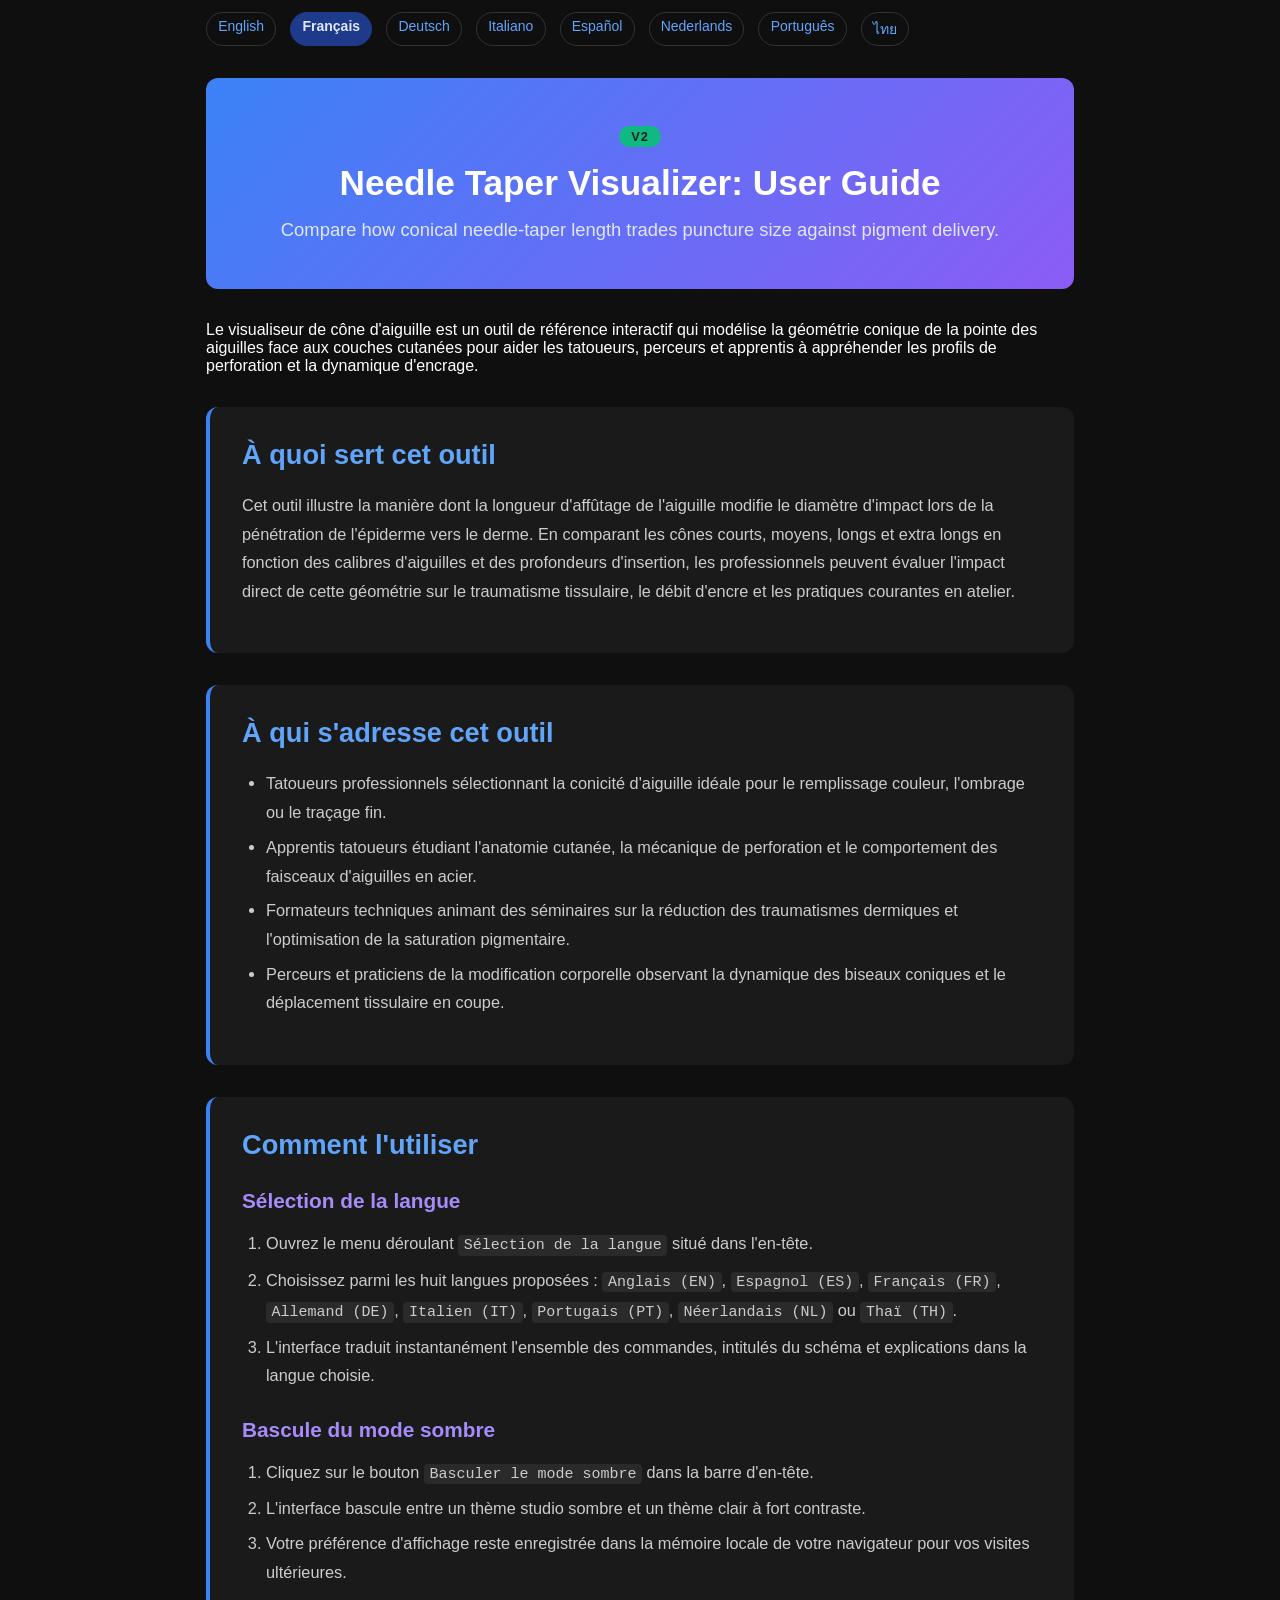
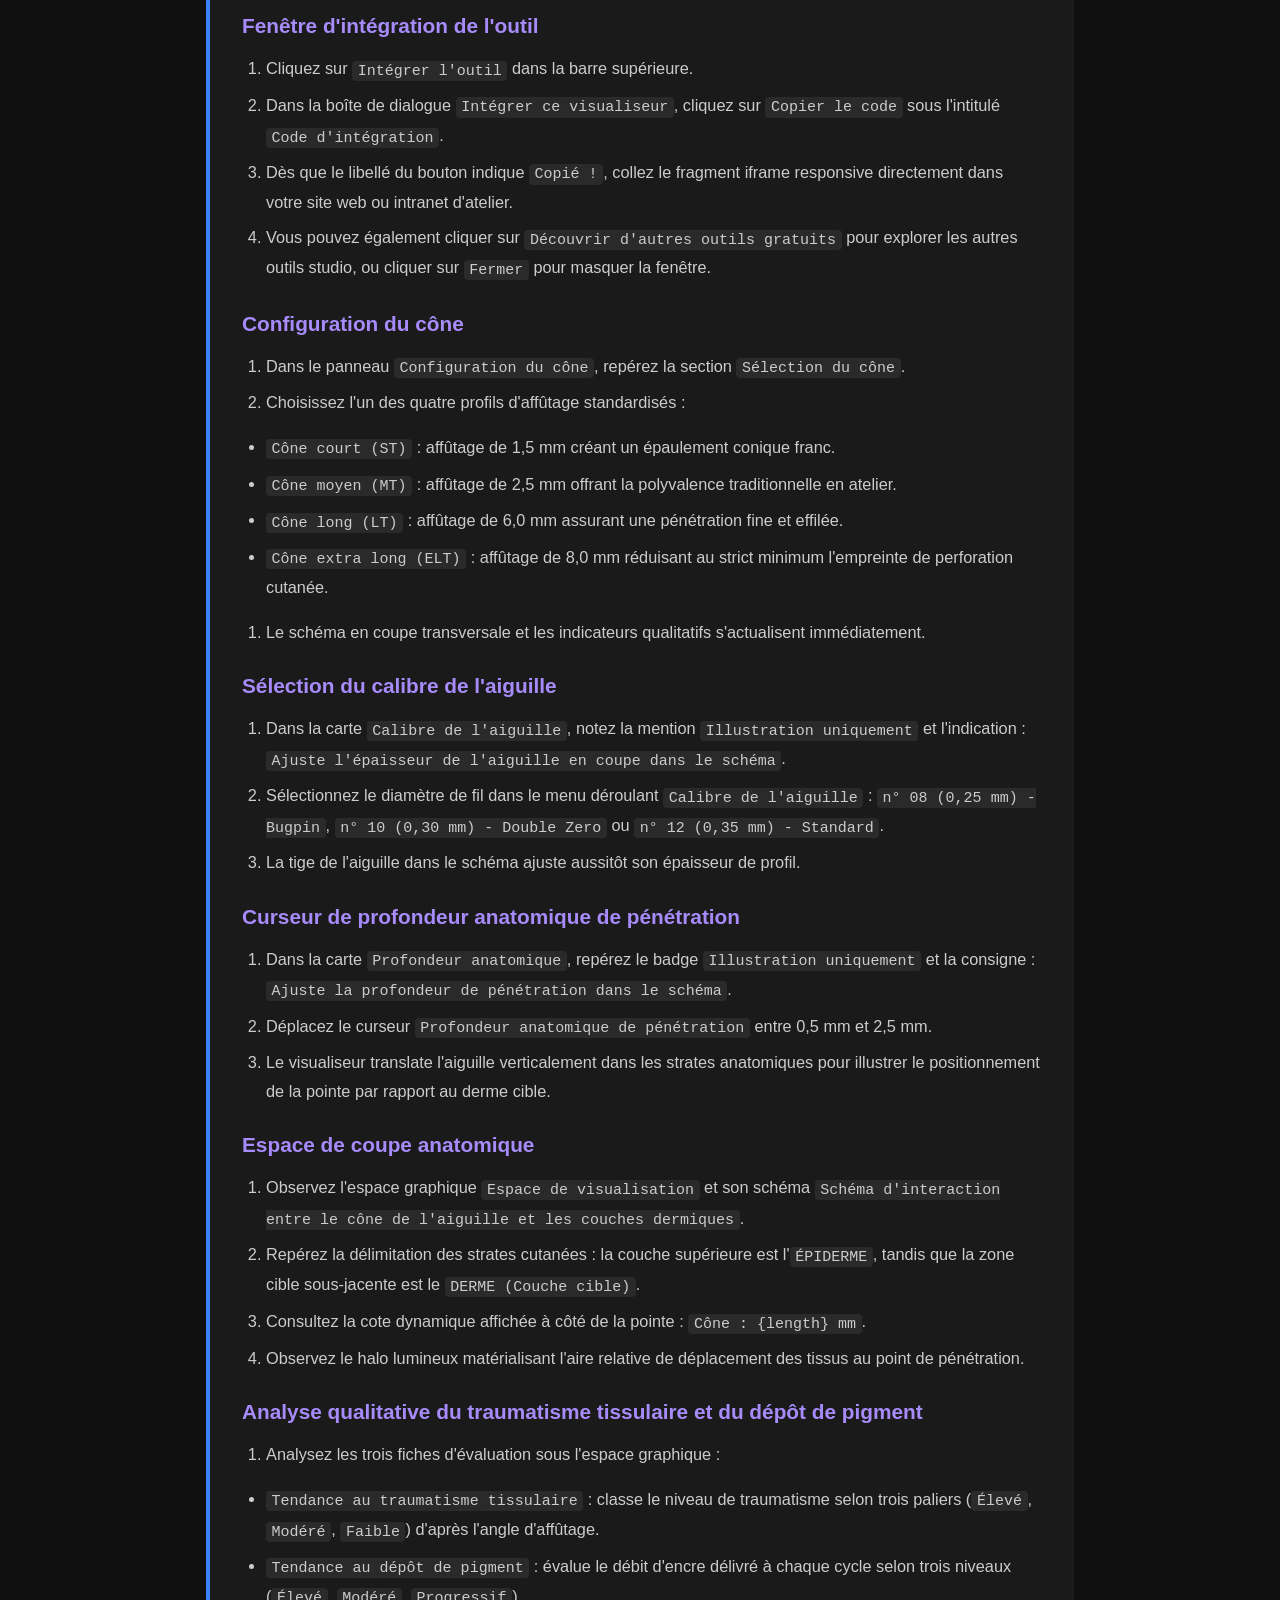
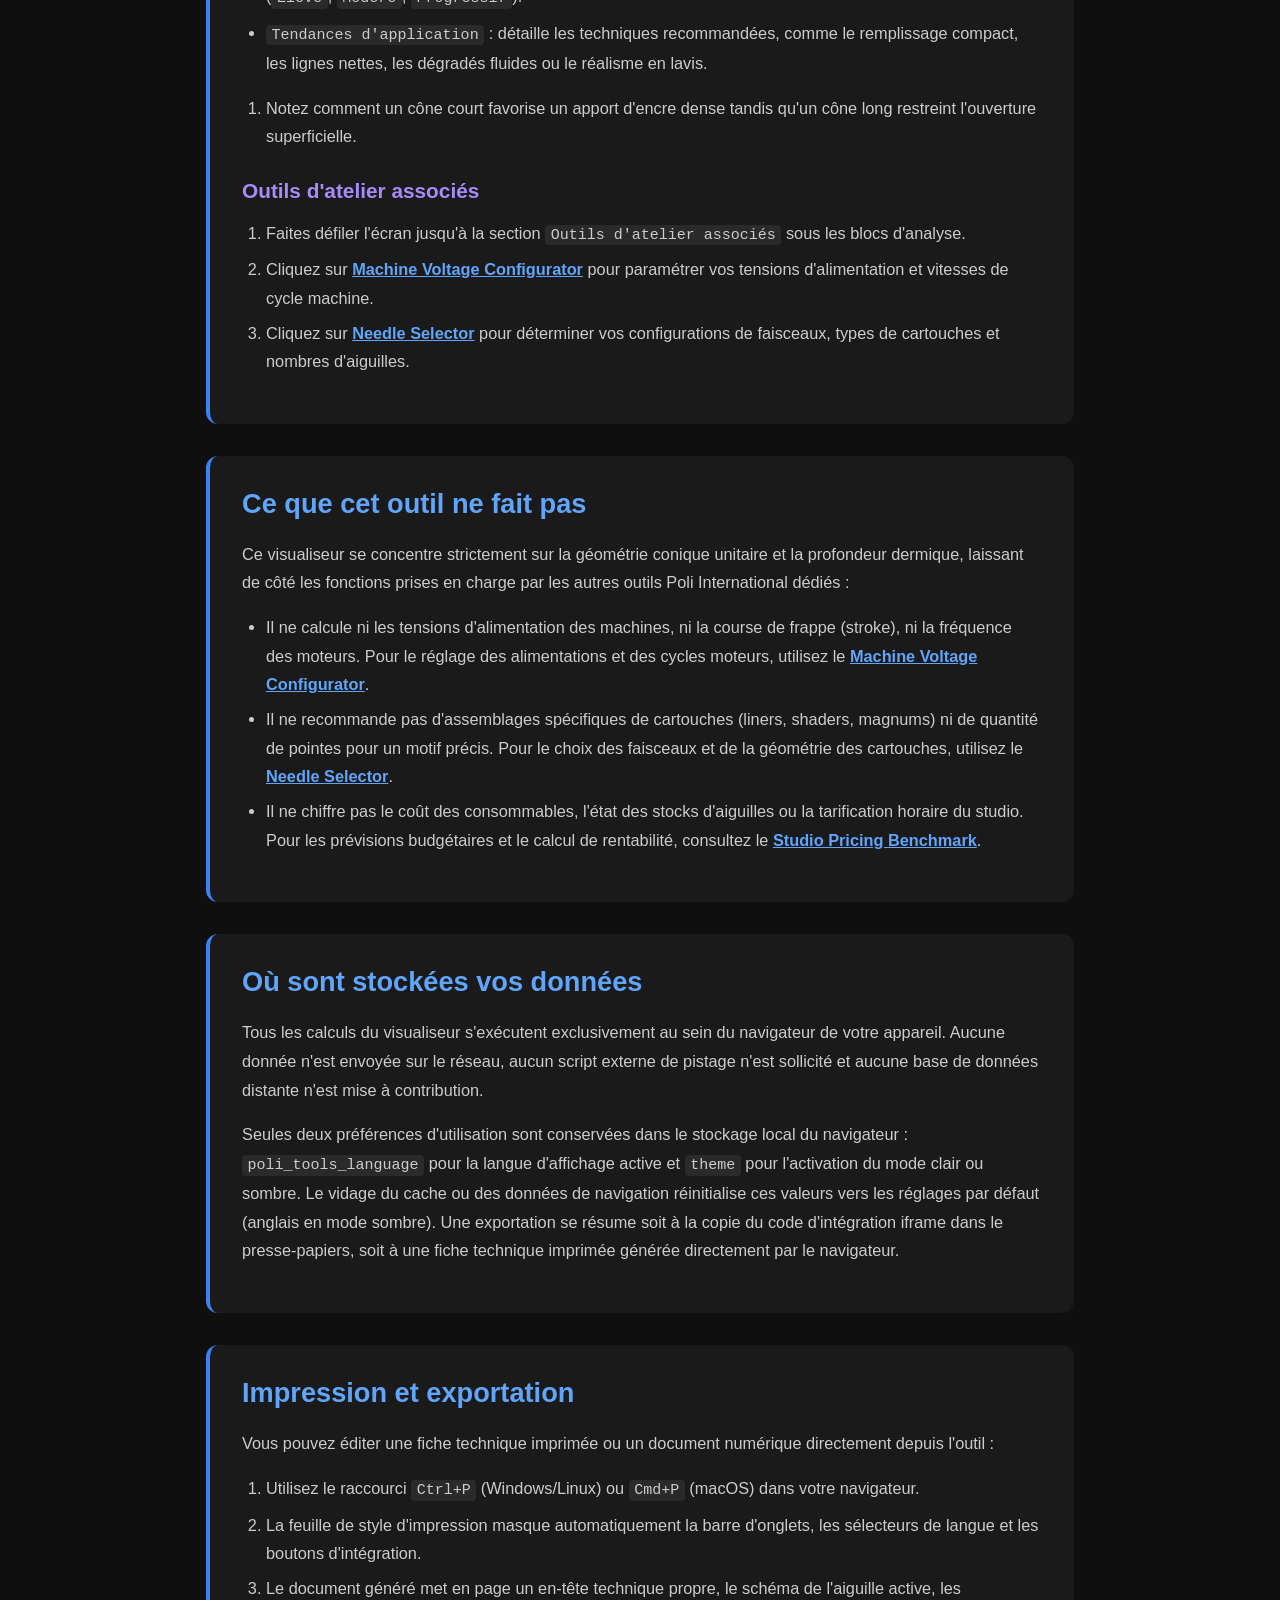
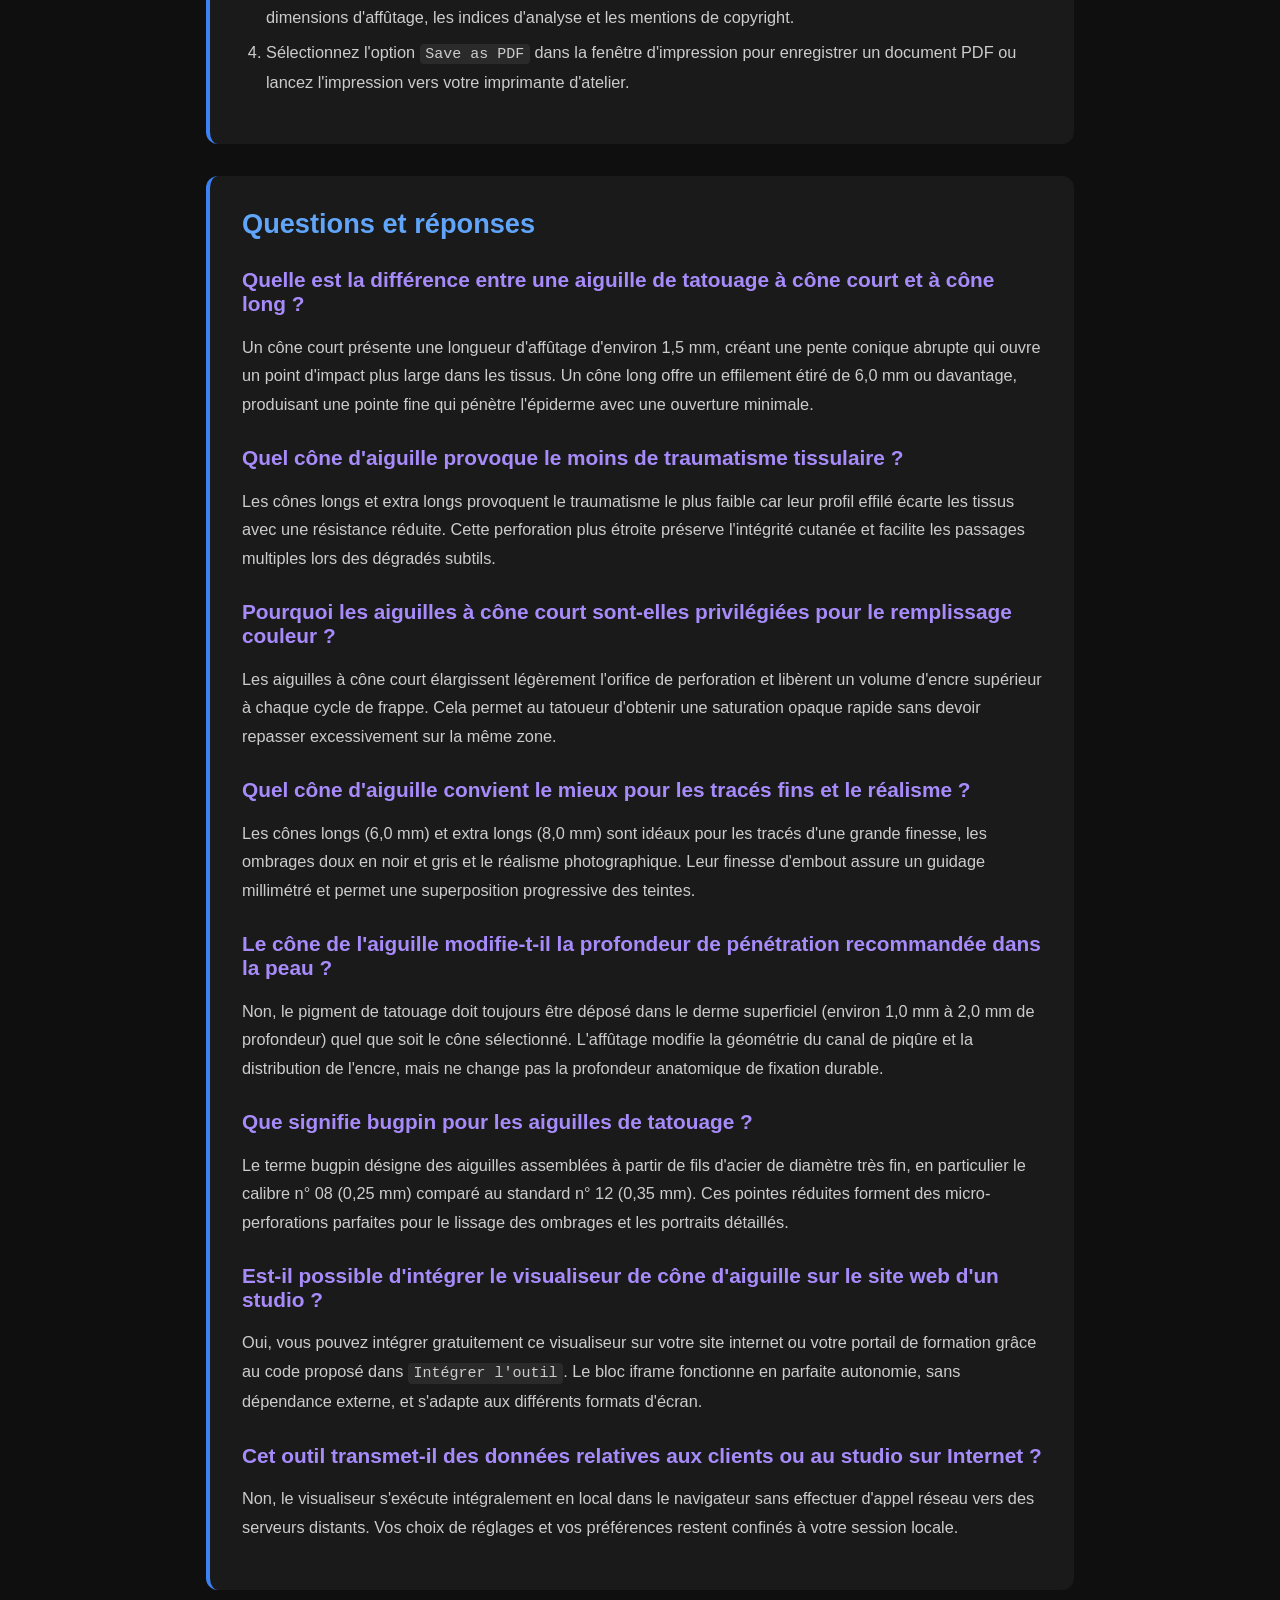
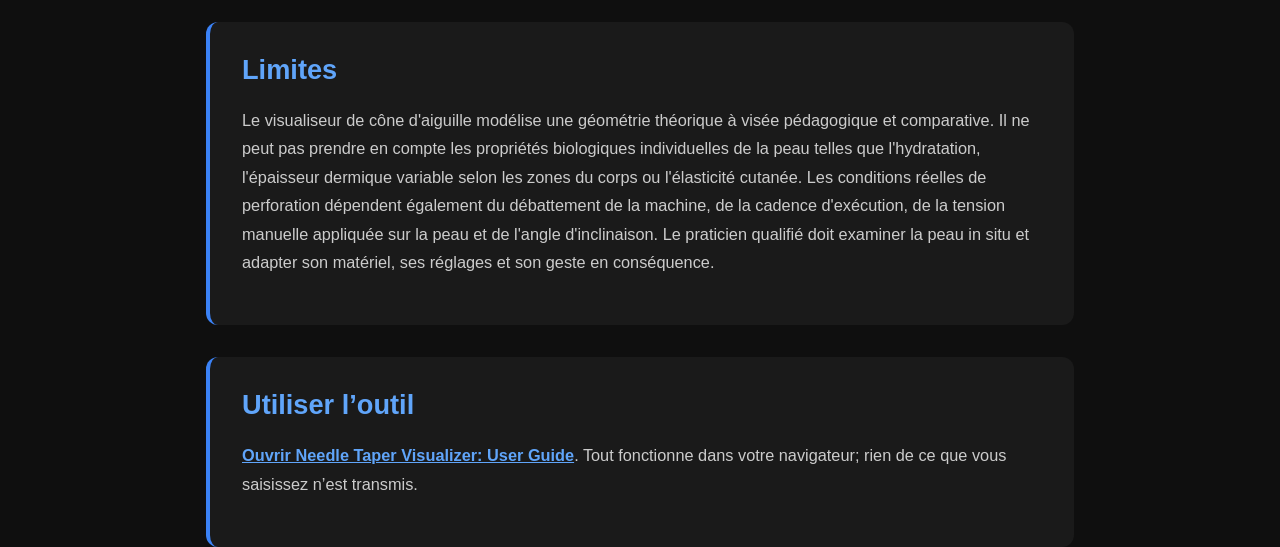
<file: documentation-fr.html>
<!DOCTYPE html>
<html lang="fr">
<head><meta name="robots" content="noindex,nofollow">
    <meta charset="UTF-8">
    <meta name="viewport" content="width=device-width, initial-scale=1.0">
    <title>Needle Taper Visualizer: User Guide Documentation | Poli International</title>
    <meta name="description" content="Compare how conical needle-taper length trades puncture size against pigment delivery.">
    <link rel="canonical" href="https://poliinternational.com/needle-taper-visualizer/">
    <style>
        body { background: #0f0f0f; color: #fff; font-family: -apple-system, BlinkMacSystemFont, "Segoe UI", Roboto, sans-serif; margin: 0; padding: 0; }
        body.in-iframe .doc-hero h1 { display: none; }
        * { box-sizing: border-box; }
        .entry-content { max-width: 900px; margin: 0 auto; padding: 2rem 1rem; }
        .doc-hero { background: linear-gradient(135deg, #3B82F6, #8B5CF6); padding: 3rem 2rem; text-align: center; border-radius: 0.75rem; margin-bottom: 2rem; }
        .doc-hero h1 { font-size: 2.2rem; margin: 0 0 1rem; font-weight: 700; }
        .doc-hero p { font-size: 1.15rem; color: #E0E7FF; margin: 0; }
        .doc-hero .v2 { display: inline-block; margin-bottom: 1rem; padding: 0.2rem 0.75rem; border-radius: 999px; background: #10B981; color: #04241a; font-weight: 800; font-size: 0.8rem; letter-spacing: 0.08em; }
        .doc-section { margin: 2rem 0; padding: 2rem; background: #1a1a1a; border-radius: 0.75rem; border-left: 4px solid #3B82F6; }
        .doc-section h2 { color: #60A5FA; font-size: 1.7rem; margin: 0 0 1.25rem; font-weight: 600; }
        .doc-section h3 { color: #A78BFA; font-size: 1.3rem; margin: 1.75rem 0 0.75rem; font-weight: 600; }
        .doc-section p, .doc-section li { color: #ccc; line-height: 1.75; font-size: 1.02rem; }
        .doc-section ul, .doc-section ol { padding-left: 1.5rem; }
        .doc-section li { margin: 0.4rem 0; }
        .doc-section code { background: #2a2a2a; padding: 0.1rem 0.35rem; border-radius: 0.25rem; font-size: 0.92em; }
        .doc-section a { color: #60A5FA; font-weight: 600; }
        .highlight-box { background: linear-gradient(135deg, #1E3A8A, #4C1D95); padding: 1.25rem 1.5rem; border-radius: 0.5rem; margin: 1.5rem 0; border-left: 4px solid #10B981; }
        .highlight-box p { color: #E0E7FF; margin: 0; }
        table { width: 100%; border-collapse: collapse; margin: 1.5rem 0; }
        th, td { padding: 0.75rem; text-align: left; border: 1px solid #333; vertical-align: top; }
        th { background: #2a2a2a; color: #60A5FA; }
        td { color: #ccc; }
        .doc-langs { display: flex; flex-wrap: wrap; gap: 0.4rem; margin: 0 0 1.5rem; font-size: 0.9rem; }
        .doc-langs a, .doc-langs span { padding: 0.3rem 0.7rem; border-radius: 999px; border: 1px solid #333; text-decoration: none; }
        .doc-langs a { color: #60A5FA; }
        .doc-langs span { background: #1E3A8A; color: #E0E7FF; border-color: #1E3A8A; font-weight: 700; }
    </style>
</head>
<body>
<nav class="doc-langs" aria-label="Langue de la documentation" style="display:flex;flex-wrap:wrap;gap:6px 14px;max-width:900px;margin:12px auto 0;padding:0 16px;font-size:14px;"><a lang="en" href="documentation.html">English</a><span lang="fr">Français</span><a lang="de" href="documentation-de.html">Deutsch</a><a lang="it" href="documentation-it.html">Italiano</a><a lang="es" href="documentation-es.html">Español</a><a lang="nl" href="documentation-nl.html">Nederlands</a><a lang="pt" href="documentation-pt.html">Português</a><a lang="th" href="documentation-th.html">ไทย</a></nav>
<script>if (window.self !== window.top) document.body.classList.add('in-iframe');</script>
    <div class="entry-content">
        <div class="doc-hero">
            <span class="v2">V2</span>
            <h1>Needle Taper Visualizer: User Guide</h1>
            <p>Compare how conical needle-taper length trades puncture size against pigment delivery.</p>
        </div>
        <p>Le visualiseur de cône d'aiguille est un outil de référence interactif qui modélise la géométrie conique de la pointe des aiguilles face aux couches cutanées pour aider les tatoueurs, perceurs et apprentis à appréhender les profils de perforation et la dynamique d'encrage.</p>
        <div class="doc-section">
        <h2>À quoi sert cet outil</h2>
        <p>Cet outil illustre la manière dont la longueur d'affûtage de l'aiguille modifie le diamètre d'impact lors de la pénétration de l'épiderme vers le derme. En comparant les cônes courts, moyens, longs et extra longs en fonction des calibres d'aiguilles et des profondeurs d'insertion, les professionnels peuvent évaluer l'impact direct de cette géométrie sur le traumatisme tissulaire, le débit d'encre et les pratiques courantes en atelier.</p>
        </div>
        <div class="doc-section">
        <h2>À qui s'adresse cet outil</h2>
        <ul>
        <li>Tatoueurs professionnels sélectionnant la conicité d'aiguille idéale pour le remplissage couleur, l'ombrage ou le traçage fin.</li>
        <li>Apprentis tatoueurs étudiant l'anatomie cutanée, la mécanique de perforation et le comportement des faisceaux d'aiguilles en acier.</li>
        <li>Formateurs techniques animant des séminaires sur la réduction des traumatismes dermiques et l'optimisation de la saturation pigmentaire.</li>
        <li>Perceurs et praticiens de la modification corporelle observant la dynamique des biseaux coniques et le déplacement tissulaire en coupe.</li>
        </ul>
        </div>
        <div class="doc-section">
        <h2>Comment l'utiliser</h2>
        <h3>Sélection de la langue</h3>
        <ol>
        <li>Ouvrez le menu déroulant <code>Sélection de la langue</code> situé dans l'en-tête.</li>
        <li>Choisissez parmi les huit langues proposées : <code>Anglais (EN)</code>, <code>Espagnol (ES)</code>, <code>Français (FR)</code>, <code>Allemand (DE)</code>, <code>Italien (IT)</code>, <code>Portugais (PT)</code>, <code>Néerlandais (NL)</code> ou <code>Thaï (TH)</code>.</li>
        <li>L'interface traduit instantanément l'ensemble des commandes, intitulés du schéma et explications dans la langue choisie.</li>
        </ol>
        <h3>Bascule du mode sombre</h3>
        <ol>
        <li>Cliquez sur le bouton <code>Basculer le mode sombre</code> dans la barre d'en-tête.</li>
        <li>L'interface bascule entre un thème studio sombre et un thème clair à fort contraste.</li>
        <li>Votre préférence d'affichage reste enregistrée dans la mémoire locale de votre navigateur pour vos visites ultérieures.</li>
        </ol>
        <h3>Fenêtre d'intégration de l'outil</h3>
        <ol>
        <li>Cliquez sur <code>Intégrer l'outil</code> dans la barre supérieure.</li>
        <li>Dans la boîte de dialogue <code>Intégrer ce visualiseur</code>, cliquez sur <code>Copier le code</code> sous l'intitulé <code>Code d'intégration</code>.</li>
        <li>Dès que le libellé du bouton indique <code>Copié !</code>, collez le fragment iframe responsive directement dans votre site web ou intranet d'atelier.</li>
        <li>Vous pouvez également cliquer sur <code>Découvrir d'autres outils gratuits</code> pour explorer les autres outils studio, ou cliquer sur <code>Fermer</code> pour masquer la fenêtre.</li>
        </ol>
        <h3>Configuration du cône</h3>
        <ol>
        <li>Dans le panneau <code>Configuration du cône</code>, repérez la section <code>Sélection du cône</code>.</li>
        <li>Choisissez l'un des quatre profils d'affûtage standardisés :</li>
        </ol>
        <ul>
        <li><code>Cône court (ST)</code> : affûtage de 1,5 mm créant un épaulement conique franc.</li>
        <li><code>Cône moyen (MT)</code> : affûtage de 2,5 mm offrant la polyvalence traditionnelle en atelier.</li>
        <li><code>Cône long (LT)</code> : affûtage de 6,0 mm assurant une pénétration fine et effilée.</li>
        <li><code>Cône extra long (ELT)</code> : affûtage de 8,0 mm réduisant au strict minimum l'empreinte de perforation cutanée.</li>
        </ul>
        <ol>
        <li>Le schéma en coupe transversale et les indicateurs qualitatifs s'actualisent immédiatement.</li>
        </ol>
        <h3>Sélection du calibre de l'aiguille</h3>
        <ol>
        <li>Dans la carte <code>Calibre de l'aiguille</code>, notez la mention <code>Illustration uniquement</code> et l'indication : <code>Ajuste l'épaisseur de l'aiguille en coupe dans le schéma</code>.</li>
        <li>Sélectionnez le diamètre de fil dans le menu déroulant <code>Calibre de l'aiguille</code> : <code>n° 08 (0,25 mm) - Bugpin</code>, <code>n° 10 (0,30 mm) - Double Zero</code> ou <code>n° 12 (0,35 mm) - Standard</code>.</li>
        <li>La tige de l'aiguille dans le schéma ajuste aussitôt son épaisseur de profil.</li>
        </ol>
        <h3>Curseur de profondeur anatomique de pénétration</h3>
        <ol>
        <li>Dans la carte <code>Profondeur anatomique</code>, repérez le badge <code>Illustration uniquement</code> et la consigne : <code>Ajuste la profondeur de pénétration dans le schéma</code>.</li>
        <li>Déplacez le curseur <code>Profondeur anatomique de pénétration</code> entre 0,5 mm et 2,5 mm.</li>
        <li>Le visualiseur translate l'aiguille verticalement dans les strates anatomiques pour illustrer le positionnement de la pointe par rapport au derme cible.</li>
        </ol>
        <h3>Espace de coupe anatomique</h3>
        <ol>
        <li>Observez l'espace graphique <code>Espace de visualisation</code> et son schéma <code>Schéma d'interaction entre le cône de l'aiguille et les couches dermiques</code>.</li>
        <li>Repérez la délimitation des strates cutanées : la couche supérieure est l'<code>ÉPIDERME</code>, tandis que la zone cible sous-jacente est le <code>DERME (Couche cible)</code>.</li>
        <li>Consultez la cote dynamique affichée à côté de la pointe : <code>Cône : {length} mm</code>.</li>
        <li>Observez le halo lumineux matérialisant l'aire relative de déplacement des tissus au point de pénétration.</li>
        </ol>
        <h3>Analyse qualitative du traumatisme tissulaire et du dépôt de pigment</h3>
        <ol>
        <li>Analysez les trois fiches d'évaluation sous l'espace graphique :</li>
        </ol>
        <ul>
        <li><code>Tendance au traumatisme tissulaire</code> : classe le niveau de traumatisme selon trois paliers (<code>Élevé</code>, <code>Modéré</code>, <code>Faible</code>) d'après l'angle d'affûtage.</li>
        <li><code>Tendance au dépôt de pigment</code> : évalue le débit d'encre délivré à chaque cycle selon trois niveaux (<code>Élevé</code>, <code>Modéré</code>, <code>Progressif</code>).</li>
        <li><code>Tendances d'application</code> : détaille les techniques recommandées, comme le remplissage compact, les lignes nettes, les dégradés fluides ou le réalisme en lavis.</li>
        </ul>
        <ol>
        <li>Notez comment un cône court favorise un apport d'encre dense tandis qu'un cône long restreint l'ouverture superficielle.</li>
        </ol>
        <h3>Outils d'atelier associés</h3>
        <ol>
        <li>Faites défiler l'écran jusqu'à la section <code>Outils d'atelier associés</code> sous les blocs d'analyse.</li>
        <li>Cliquez sur <a href="https://poliinternational.com/machine-voltage-configurator/" target="_top">Machine Voltage Configurator</a> pour paramétrer vos tensions d'alimentation et vitesses de cycle machine.</li>
        <li>Cliquez sur <a href="https://poliinternational.com/needle-selector/" target="_top">Needle Selector</a> pour déterminer vos configurations de faisceaux, types de cartouches et nombres d'aiguilles.</li>
        </ol>
        </div>
        <div class="doc-section">
        <h2>Ce que cet outil ne fait pas</h2>
        <p>Ce visualiseur se concentre strictement sur la géométrie conique unitaire et la profondeur dermique, laissant de côté les fonctions prises en charge par les autres outils Poli International dédiés :</p>
        <ul>
        <li>Il ne calcule ni les tensions d'alimentation des machines, ni la course de frappe (stroke), ni la fréquence des moteurs. Pour le réglage des alimentations et des cycles moteurs, utilisez le <a href="https://poliinternational.com/machine-voltage-configurator/" target="_top">Machine Voltage Configurator</a>.</li>
        <li>Il ne recommande pas d'assemblages spécifiques de cartouches (liners, shaders, magnums) ni de quantité de pointes pour un motif précis. Pour le choix des faisceaux et de la géométrie des cartouches, utilisez le <a href="https://poliinternational.com/needle-selector/" target="_top">Needle Selector</a>.</li>
        <li>Il ne chiffre pas le coût des consommables, l'état des stocks d'aiguilles ou la tarification horaire du studio. Pour les prévisions budgétaires et le calcul de rentabilité, consultez le <a href="https://poliinternational.com/studio-pricing-benchmark/" target="_top">Studio Pricing Benchmark</a>.</li>
        </ul>
        </div>
        <div class="doc-section">
        <h2>Où sont stockées vos données</h2>
        <p>Tous les calculs du visualiseur s'exécutent exclusivement au sein du navigateur de votre appareil. Aucune donnée n'est envoyée sur le réseau, aucun script externe de pistage n'est sollicité et aucune base de données distante n'est mise à contribution.</p>
        <p>Seules deux préférences d'utilisation sont conservées dans le stockage local du navigateur : <code>poli_tools_language</code> pour la langue d'affichage active et <code>theme</code> pour l'activation du mode clair ou sombre. Le vidage du cache ou des données de navigation réinitialise ces valeurs vers les réglages par défaut (anglais en mode sombre). Une exportation se résume soit à la copie du code d'intégration iframe dans le presse-papiers, soit à une fiche technique imprimée générée directement par le navigateur.</p>
        </div>
        <div class="doc-section">
        <h2>Impression et exportation</h2>
        <p>Vous pouvez éditer une fiche technique imprimée ou un document numérique directement depuis l'outil :</p>
        <ol>
        <li>Utilisez le raccourci <code>Ctrl+P</code> (Windows/Linux) ou <code>Cmd+P</code> (macOS) dans votre navigateur.</li>
        <li>La feuille de style d'impression masque automatiquement la barre d'onglets, les sélecteurs de langue et les boutons d'intégration.</li>
        <li>Le document généré met en page un en-tête technique propre, le schéma de l'aiguille active, les dimensions d'affûtage, les indices d'analyse et les mentions de copyright.</li>
        <li>Sélectionnez l'option <code>Save as PDF</code> dans la fenêtre d'impression pour enregistrer un document PDF ou lancez l'impression vers votre imprimante d'atelier.</li>
        </ol>
        </div>
        <div class="doc-section">
        <h2>Questions et réponses</h2>
        <h3>Quelle est la différence entre une aiguille de tatouage à cône court et à cône long ?</h3>
        <p>Un cône court présente une longueur d'affûtage d'environ 1,5 mm, créant une pente conique abrupte qui ouvre un point d'impact plus large dans les tissus. Un cône long offre un effilement étiré de 6,0 mm ou davantage, produisant une pointe fine qui pénètre l'épiderme avec une ouverture minimale.</p>
        <h3>Quel cône d'aiguille provoque le moins de traumatisme tissulaire ?</h3>
        <p>Les cônes longs et extra longs provoquent le traumatisme le plus faible car leur profil effilé écarte les tissus avec une résistance réduite. Cette perforation plus étroite préserve l'intégrité cutanée et facilite les passages multiples lors des dégradés subtils.</p>
        <h3>Pourquoi les aiguilles à cône court sont-elles privilégiées pour le remplissage couleur ?</h3>
        <p>Les aiguilles à cône court élargissent légèrement l'orifice de perforation et libèrent un volume d'encre supérieur à chaque cycle de frappe. Cela permet au tatoueur d'obtenir une saturation opaque rapide sans devoir repasser excessivement sur la même zone.</p>
        <h3>Quel cône d'aiguille convient le mieux pour les tracés fins et le réalisme ?</h3>
        <p>Les cônes longs (6,0 mm) et extra longs (8,0 mm) sont idéaux pour les tracés d'une grande finesse, les ombrages doux en noir et gris et le réalisme photographique. Leur finesse d'embout assure un guidage millimétré et permet une superposition progressive des teintes.</p>
        <h3>Le cône de l'aiguille modifie-t-il la profondeur de pénétration recommandée dans la peau ?</h3>
        <p>Non, le pigment de tatouage doit toujours être déposé dans le derme superficiel (environ 1,0 mm à 2,0 mm de profondeur) quel que soit le cône sélectionné. L'affûtage modifie la géométrie du canal de piqûre et la distribution de l'encre, mais ne change pas la profondeur anatomique de fixation durable.</p>
        <h3>Que signifie bugpin pour les aiguilles de tatouage ?</h3>
        <p>Le terme bugpin désigne des aiguilles assemblées à partir de fils d'acier de diamètre très fin, en particulier le calibre n° 08 (0,25 mm) comparé au standard n° 12 (0,35 mm). Ces pointes réduites forment des micro-perforations parfaites pour le lissage des ombrages et les portraits détaillés.</p>
        <h3>Est-il possible d'intégrer le visualiseur de cône d'aiguille sur le site web d'un studio ?</h3>
        <p>Oui, vous pouvez intégrer gratuitement ce visualiseur sur votre site internet ou votre portail de formation grâce au code proposé dans <code>Intégrer l'outil</code>. Le bloc iframe fonctionne en parfaite autonomie, sans dépendance externe, et s'adapte aux différents formats d'écran.</p>
        <h3>Cet outil transmet-il des données relatives aux clients ou au studio sur Internet ?</h3>
        <p>Non, le visualiseur s'exécute intégralement en local dans le navigateur sans effectuer d'appel réseau vers des serveurs distants. Vos choix de réglages et vos préférences restent confinés à votre session locale.</p>
        </div>
        <div class="doc-section">
        <h2>Limites</h2>
        <p>Le visualiseur de cône d'aiguille modélise une géométrie théorique à visée pédagogique et comparative. Il ne peut pas prendre en compte les propriétés biologiques individuelles de la peau telles que l'hydratation, l'épaisseur dermique variable selon les zones du corps ou l'élasticité cutanée. Les conditions réelles de perforation dépendent également du débattement de la machine, de la cadence d'exécution, de la tension manuelle appliquée sur la peau et de l'angle d'inclinaison. Le praticien qualifié doit examiner la peau in situ et adapter son matériel, ses réglages et son geste en conséquence.</p>
        </div>
        <div class="doc-section">
            <h2>Utiliser l’outil</h2>
            <p><a href="https://poliinternational.com/needle-taper-visualizer/" target="_top">Ouvrir Needle Taper Visualizer: User Guide</a>. Tout fonctionne dans votre navigateur; rien de ce que vous saisissez n’est transmis.</p>
        </div>
    </div>
</body>
</html>
</file>
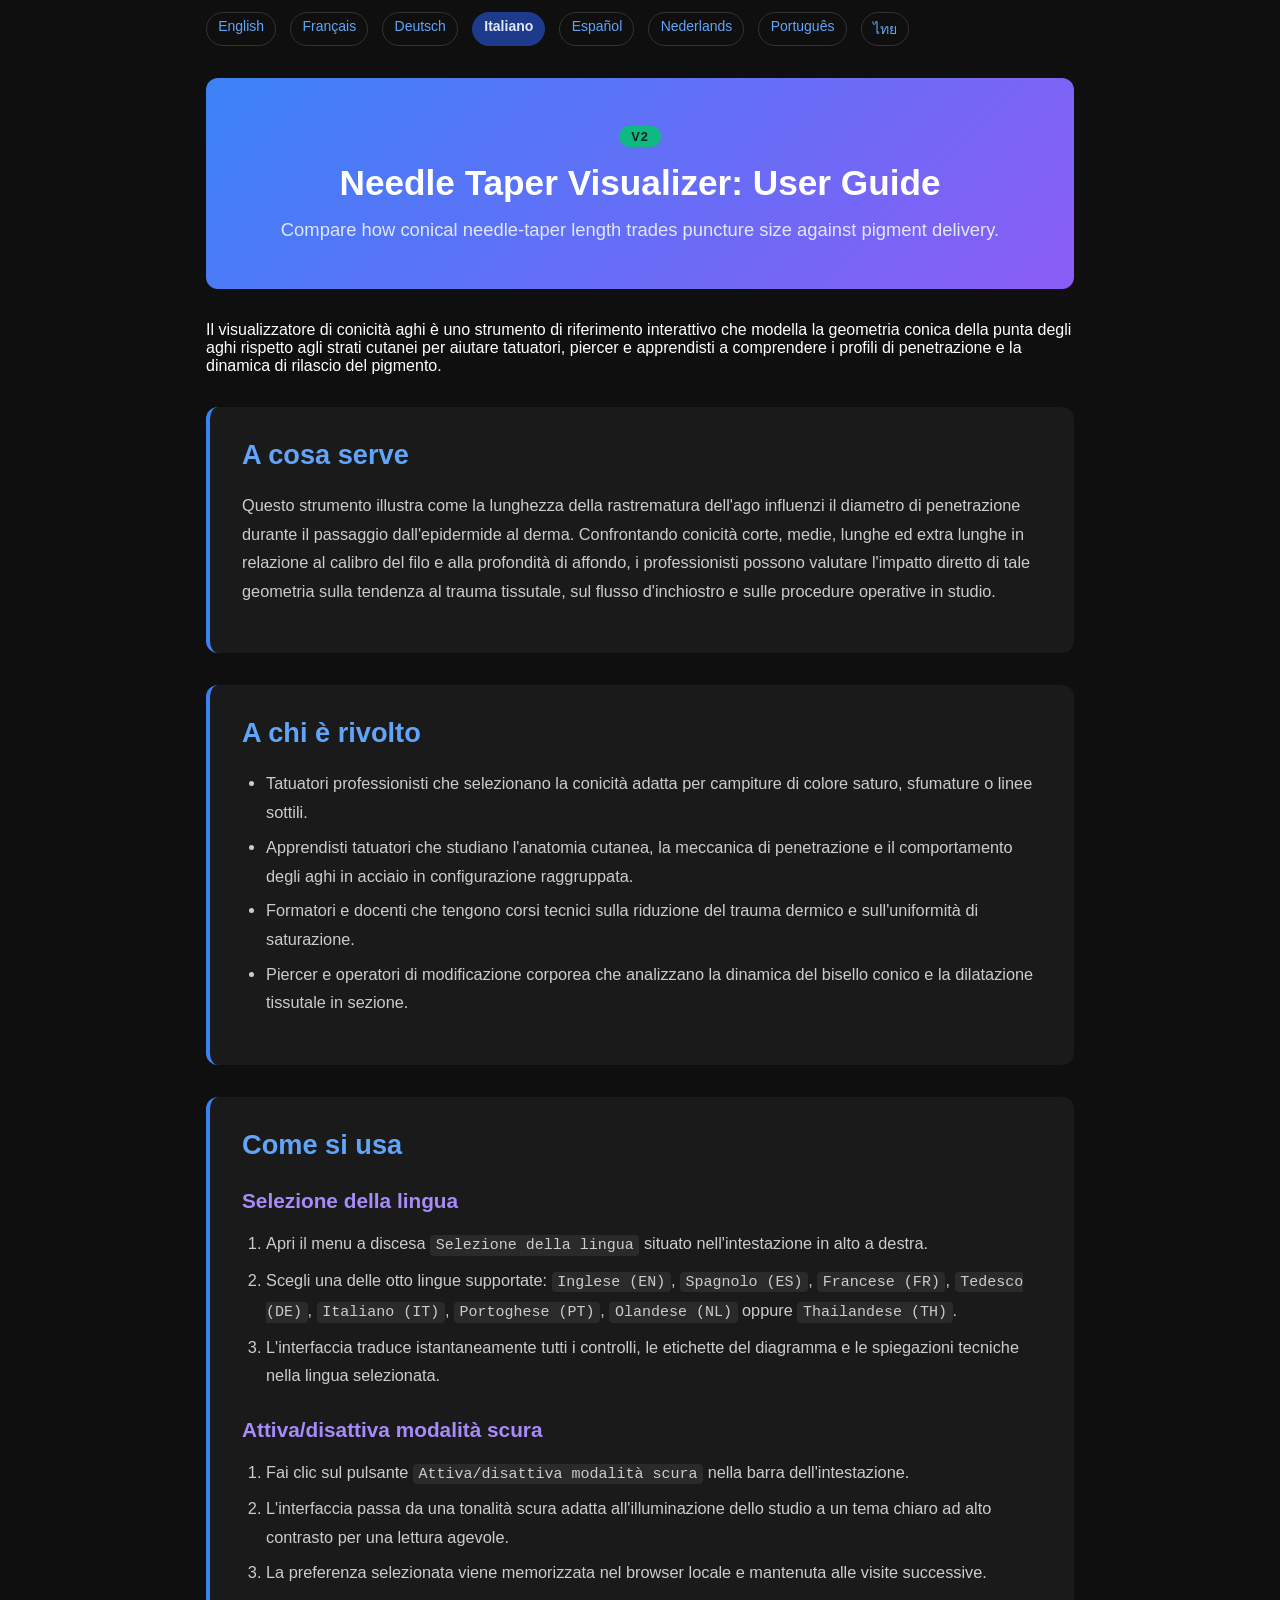
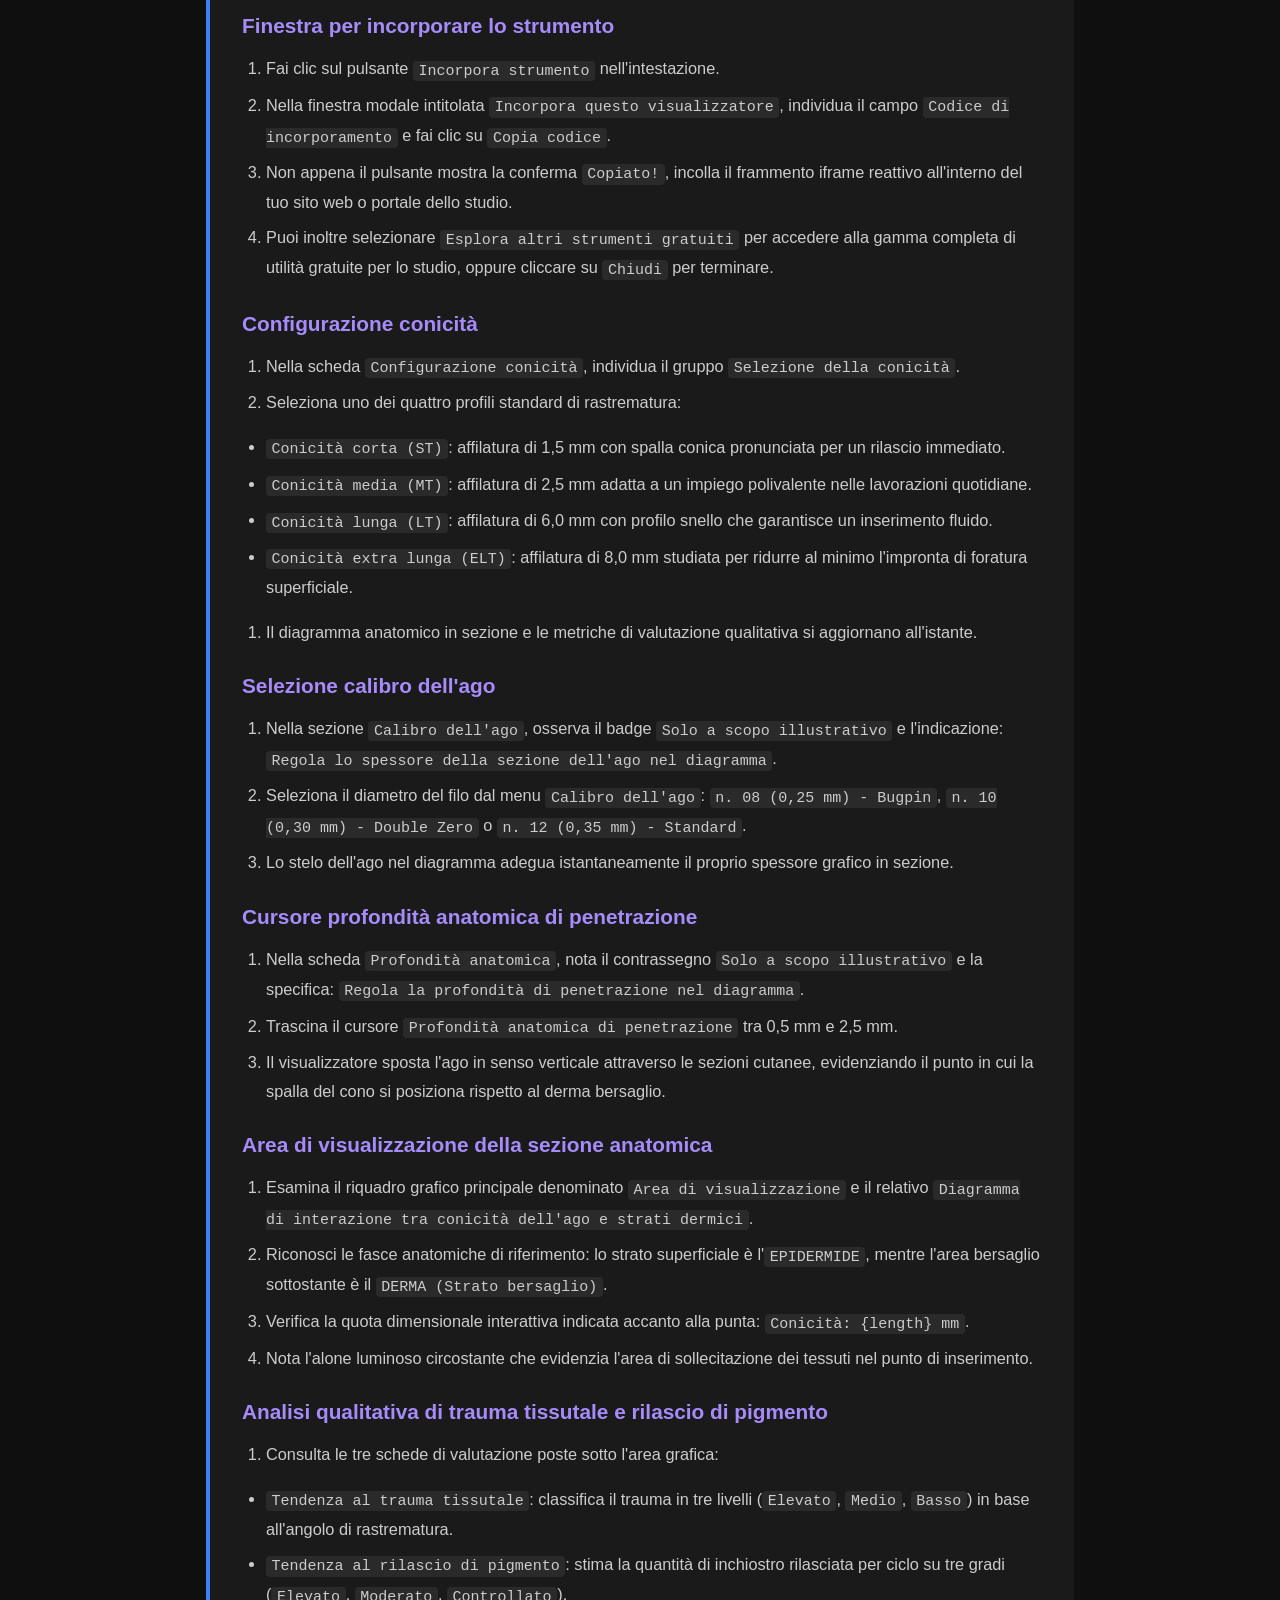
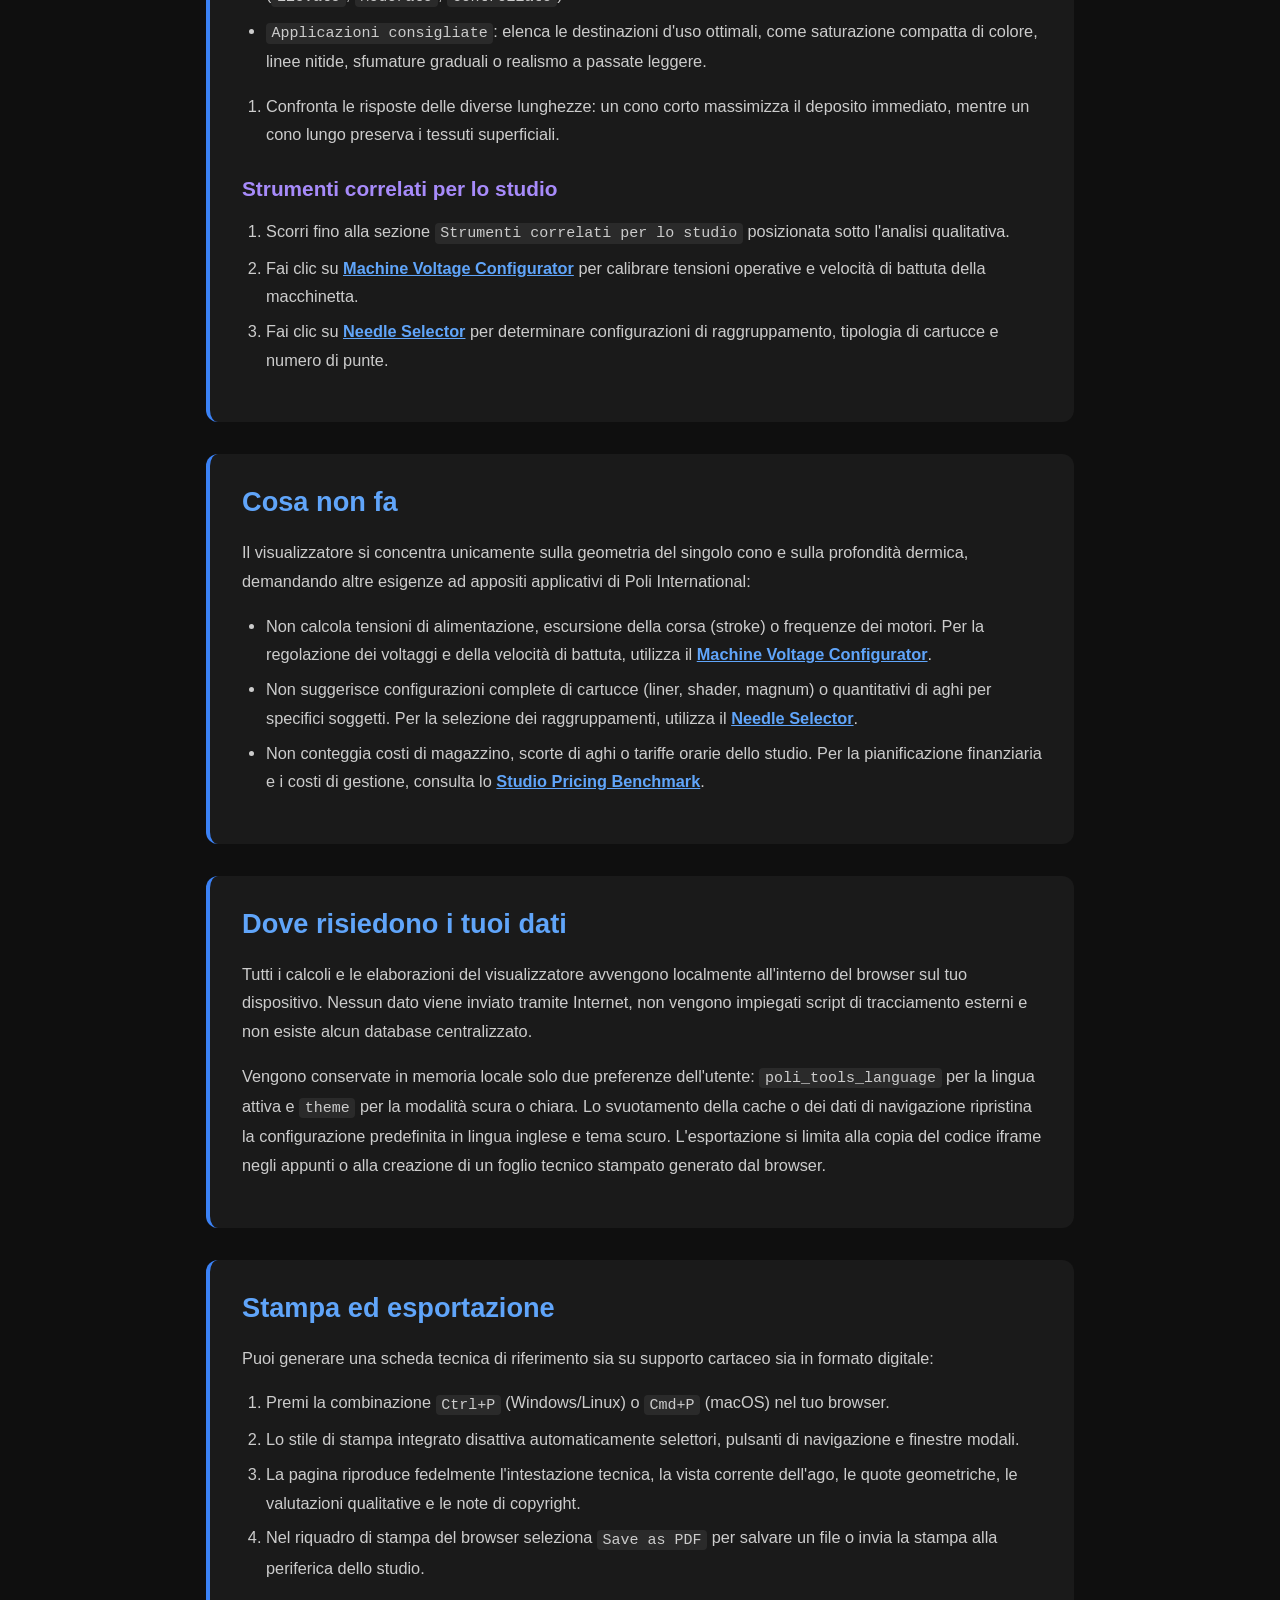
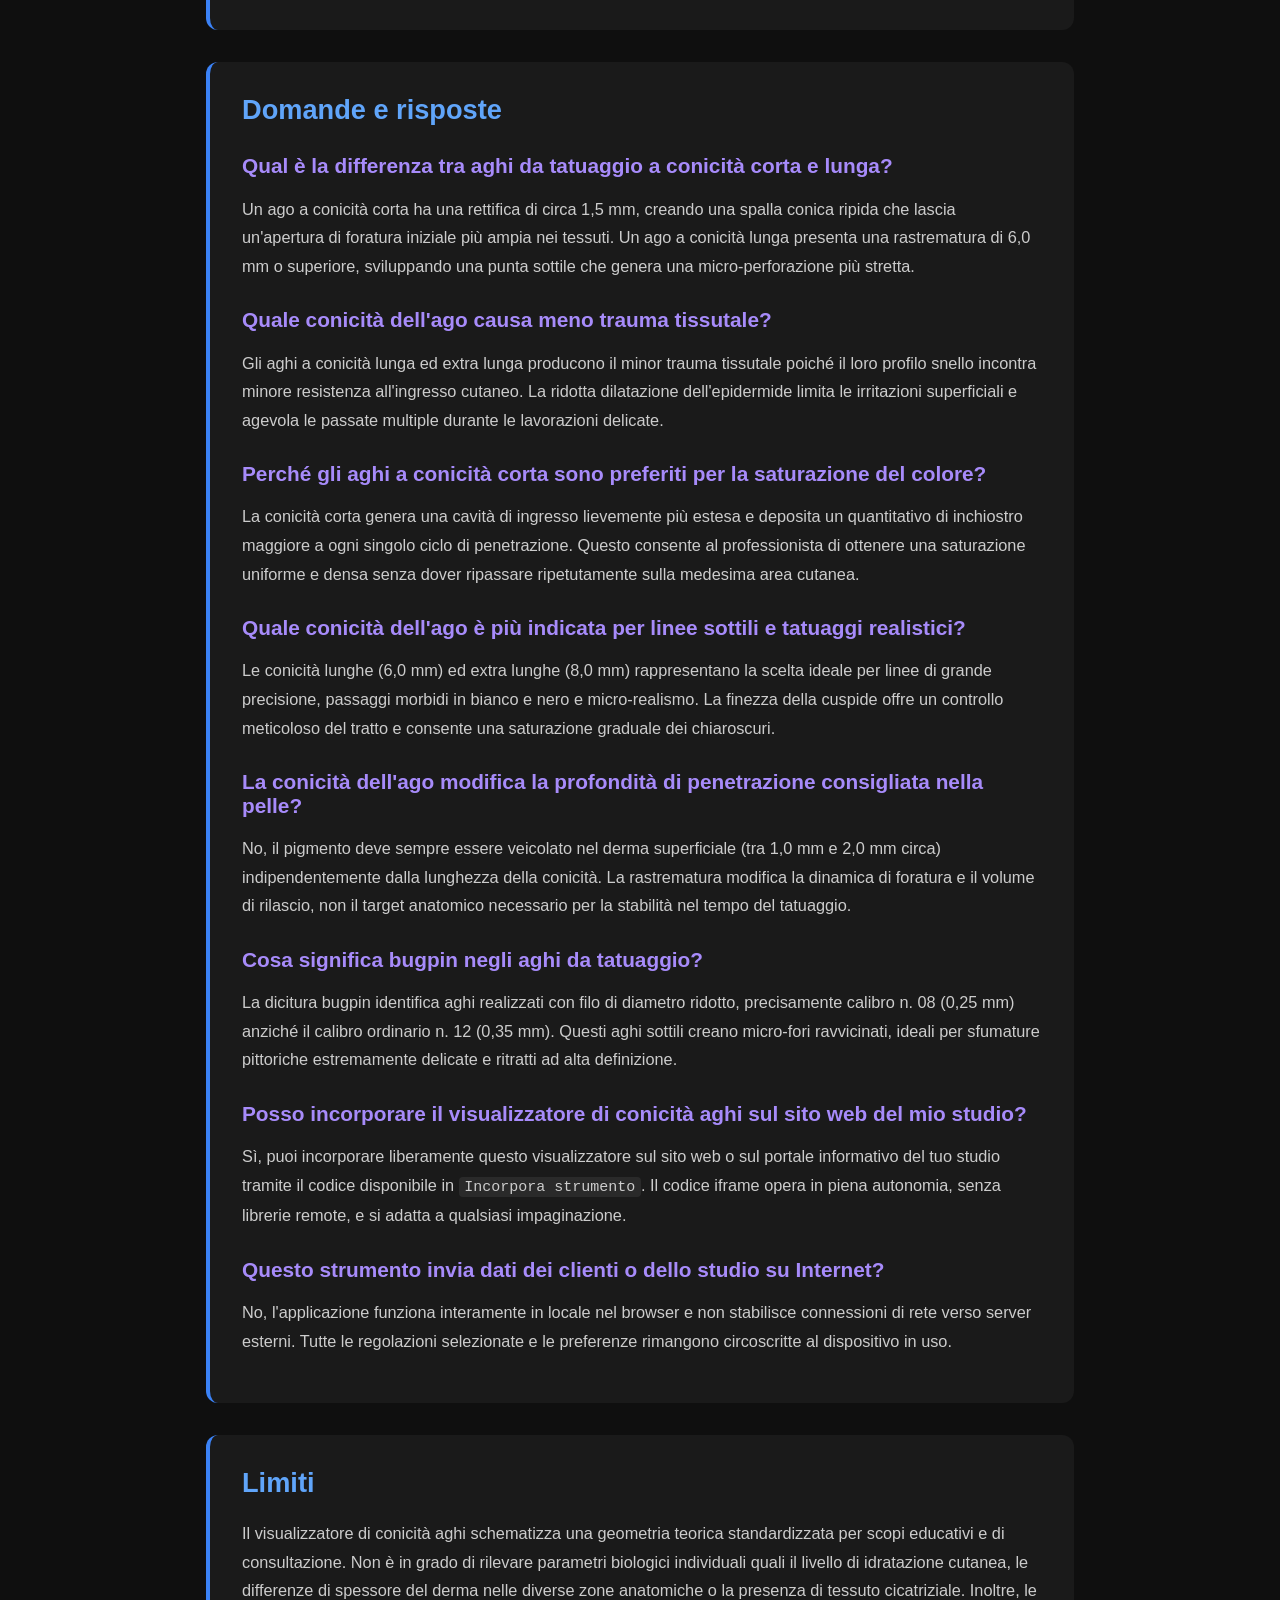
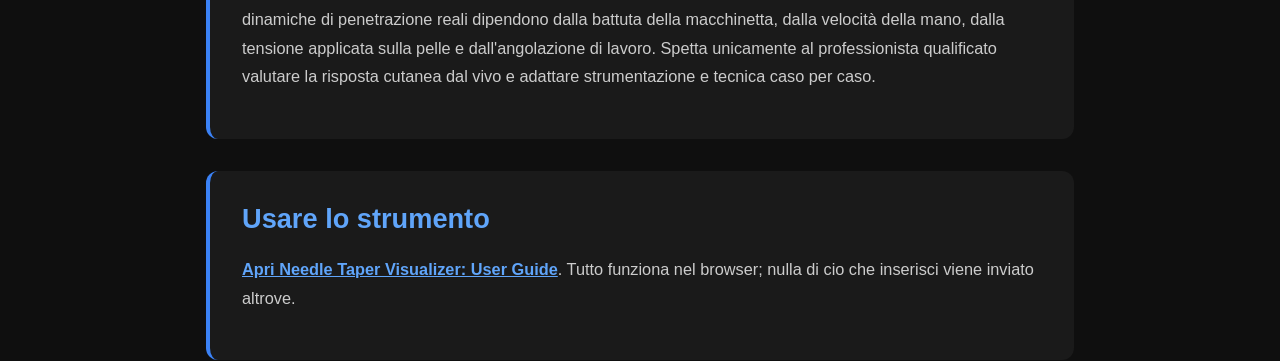
<file: documentation-it.html>
<!DOCTYPE html>
<html lang="it">
<head><meta name="robots" content="noindex,nofollow">
    <meta charset="UTF-8">
    <meta name="viewport" content="width=device-width, initial-scale=1.0">
    <title>Needle Taper Visualizer: User Guide Documentazione | Poli International</title>
    <meta name="description" content="Compare how conical needle-taper length trades puncture size against pigment delivery.">
    <link rel="canonical" href="https://poliinternational.com/needle-taper-visualizer/">
    <style>
        body { background: #0f0f0f; color: #fff; font-family: -apple-system, BlinkMacSystemFont, "Segoe UI", Roboto, sans-serif; margin: 0; padding: 0; }
        body.in-iframe .doc-hero h1 { display: none; }
        * { box-sizing: border-box; }
        .entry-content { max-width: 900px; margin: 0 auto; padding: 2rem 1rem; }
        .doc-hero { background: linear-gradient(135deg, #3B82F6, #8B5CF6); padding: 3rem 2rem; text-align: center; border-radius: 0.75rem; margin-bottom: 2rem; }
        .doc-hero h1 { font-size: 2.2rem; margin: 0 0 1rem; font-weight: 700; }
        .doc-hero p { font-size: 1.15rem; color: #E0E7FF; margin: 0; }
        .doc-hero .v2 { display: inline-block; margin-bottom: 1rem; padding: 0.2rem 0.75rem; border-radius: 999px; background: #10B981; color: #04241a; font-weight: 800; font-size: 0.8rem; letter-spacing: 0.08em; }
        .doc-section { margin: 2rem 0; padding: 2rem; background: #1a1a1a; border-radius: 0.75rem; border-left: 4px solid #3B82F6; }
        .doc-section h2 { color: #60A5FA; font-size: 1.7rem; margin: 0 0 1.25rem; font-weight: 600; }
        .doc-section h3 { color: #A78BFA; font-size: 1.3rem; margin: 1.75rem 0 0.75rem; font-weight: 600; }
        .doc-section p, .doc-section li { color: #ccc; line-height: 1.75; font-size: 1.02rem; }
        .doc-section ul, .doc-section ol { padding-left: 1.5rem; }
        .doc-section li { margin: 0.4rem 0; }
        .doc-section code { background: #2a2a2a; padding: 0.1rem 0.35rem; border-radius: 0.25rem; font-size: 0.92em; }
        .doc-section a { color: #60A5FA; font-weight: 600; }
        .highlight-box { background: linear-gradient(135deg, #1E3A8A, #4C1D95); padding: 1.25rem 1.5rem; border-radius: 0.5rem; margin: 1.5rem 0; border-left: 4px solid #10B981; }
        .highlight-box p { color: #E0E7FF; margin: 0; }
        table { width: 100%; border-collapse: collapse; margin: 1.5rem 0; }
        th, td { padding: 0.75rem; text-align: left; border: 1px solid #333; vertical-align: top; }
        th { background: #2a2a2a; color: #60A5FA; }
        td { color: #ccc; }
        .doc-langs { display: flex; flex-wrap: wrap; gap: 0.4rem; margin: 0 0 1.5rem; font-size: 0.9rem; }
        .doc-langs a, .doc-langs span { padding: 0.3rem 0.7rem; border-radius: 999px; border: 1px solid #333; text-decoration: none; }
        .doc-langs a { color: #60A5FA; }
        .doc-langs span { background: #1E3A8A; color: #E0E7FF; border-color: #1E3A8A; font-weight: 700; }
    </style>
</head>
<body>
<nav class="doc-langs" aria-label="Lingua della documentazione" style="display:flex;flex-wrap:wrap;gap:6px 14px;max-width:900px;margin:12px auto 0;padding:0 16px;font-size:14px;"><a lang="en" href="documentation.html">English</a><a lang="fr" href="documentation-fr.html">Français</a><a lang="de" href="documentation-de.html">Deutsch</a><span lang="it">Italiano</span><a lang="es" href="documentation-es.html">Español</a><a lang="nl" href="documentation-nl.html">Nederlands</a><a lang="pt" href="documentation-pt.html">Português</a><a lang="th" href="documentation-th.html">ไทย</a></nav>
<script>if (window.self !== window.top) document.body.classList.add('in-iframe');</script>
    <div class="entry-content">
        <div class="doc-hero">
            <span class="v2">V2</span>
            <h1>Needle Taper Visualizer: User Guide</h1>
            <p>Compare how conical needle-taper length trades puncture size against pigment delivery.</p>
        </div>
        <p>Il visualizzatore di conicità aghi è uno strumento di riferimento interattivo che modella la geometria conica della punta degli aghi rispetto agli strati cutanei per aiutare tatuatori, piercer e apprendisti a comprendere i profili di penetrazione e la dinamica di rilascio del pigmento.</p>
        <div class="doc-section">
        <h2>A cosa serve</h2>
        <p>Questo strumento illustra come la lunghezza della rastrematura dell'ago influenzi il diametro di penetrazione durante il passaggio dall'epidermide al derma. Confrontando conicità corte, medie, lunghe ed extra lunghe in relazione al calibro del filo e alla profondità di affondo, i professionisti possono valutare l'impatto diretto di tale geometria sulla tendenza al trauma tissutale, sul flusso d'inchiostro e sulle procedure operative in studio.</p>
        </div>
        <div class="doc-section">
        <h2>A chi è rivolto</h2>
        <ul>
        <li>Tatuatori professionisti che selezionano la conicità adatta per campiture di colore saturo, sfumature o linee sottili.</li>
        <li>Apprendisti tatuatori che studiano l'anatomia cutanea, la meccanica di penetrazione e il comportamento degli aghi in acciaio in configurazione raggruppata.</li>
        <li>Formatori e docenti che tengono corsi tecnici sulla riduzione del trauma dermico e sull'uniformità di saturazione.</li>
        <li>Piercer e operatori di modificazione corporea che analizzano la dinamica del bisello conico e la dilatazione tissutale in sezione.</li>
        </ul>
        </div>
        <div class="doc-section">
        <h2>Come si usa</h2>
        <h3>Selezione della lingua</h3>
        <ol>
        <li>Apri il menu a discesa <code>Selezione della lingua</code> situato nell'intestazione in alto a destra.</li>
        <li>Scegli una delle otto lingue supportate: <code>Inglese (EN)</code>, <code>Spagnolo (ES)</code>, <code>Francese (FR)</code>, <code>Tedesco (DE)</code>, <code>Italiano (IT)</code>, <code>Portoghese (PT)</code>, <code>Olandese (NL)</code> oppure <code>Thailandese (TH)</code>.</li>
        <li>L'interfaccia traduce istantaneamente tutti i controlli, le etichette del diagramma e le spiegazioni tecniche nella lingua selezionata.</li>
        </ol>
        <h3>Attiva/disattiva modalità scura</h3>
        <ol>
        <li>Fai clic sul pulsante <code>Attiva/disattiva modalità scura</code> nella barra dell'intestazione.</li>
        <li>L'interfaccia passa da una tonalità scura adatta all'illuminazione dello studio a un tema chiaro ad alto contrasto per una lettura agevole.</li>
        <li>La preferenza selezionata viene memorizzata nel browser locale e mantenuta alle visite successive.</li>
        </ol>
        <h3>Finestra per incorporare lo strumento</h3>
        <ol>
        <li>Fai clic sul pulsante <code>Incorpora strumento</code> nell'intestazione.</li>
        <li>Nella finestra modale intitolata <code>Incorpora questo visualizzatore</code>, individua il campo <code>Codice di incorporamento</code> e fai clic su <code>Copia codice</code>.</li>
        <li>Non appena il pulsante mostra la conferma <code>Copiato!</code>, incolla il frammento iframe reattivo all'interno del tuo sito web o portale dello studio.</li>
        <li>Puoi inoltre selezionare <code>Esplora altri strumenti gratuiti</code> per accedere alla gamma completa di utilità gratuite per lo studio, oppure cliccare su <code>Chiudi</code> per terminare.</li>
        </ol>
        <h3>Configurazione conicità</h3>
        <ol>
        <li>Nella scheda <code>Configurazione conicità</code>, individua il gruppo <code>Selezione della conicità</code>.</li>
        <li>Seleziona uno dei quattro profili standard di rastrematura:</li>
        </ol>
        <ul>
        <li><code>Conicità corta (ST)</code>: affilatura di 1,5 mm con spalla conica pronunciata per un rilascio immediato.</li>
        <li><code>Conicità media (MT)</code>: affilatura di 2,5 mm adatta a un impiego polivalente nelle lavorazioni quotidiane.</li>
        <li><code>Conicità lunga (LT)</code>: affilatura di 6,0 mm con profilo snello che garantisce un inserimento fluido.</li>
        <li><code>Conicità extra lunga (ELT)</code>: affilatura di 8,0 mm studiata per ridurre al minimo l'impronta di foratura superficiale.</li>
        </ul>
        <ol>
        <li>Il diagramma anatomico in sezione e le metriche di valutazione qualitativa si aggiornano all'istante.</li>
        </ol>
        <h3>Selezione calibro dell'ago</h3>
        <ol>
        <li>Nella sezione <code>Calibro dell'ago</code>, osserva il badge <code>Solo a scopo illustrativo</code> e l'indicazione: <code>Regola lo spessore della sezione dell'ago nel diagramma</code>.</li>
        <li>Seleziona il diametro del filo dal menu <code>Calibro dell'ago</code>: <code>n. 08 (0,25 mm) - Bugpin</code>, <code>n. 10 (0,30 mm) - Double Zero</code> o <code>n. 12 (0,35 mm) - Standard</code>.</li>
        <li>Lo stelo dell'ago nel diagramma adegua istantaneamente il proprio spessore grafico in sezione.</li>
        </ol>
        <h3>Cursore profondità anatomica di penetrazione</h3>
        <ol>
        <li>Nella scheda <code>Profondità anatomica</code>, nota il contrassegno <code>Solo a scopo illustrativo</code> e la specifica: <code>Regola la profondità di penetrazione nel diagramma</code>.</li>
        <li>Trascina il cursore <code>Profondità anatomica di penetrazione</code> tra 0,5 mm e 2,5 mm.</li>
        <li>Il visualizzatore sposta l'ago in senso verticale attraverso le sezioni cutanee, evidenziando il punto in cui la spalla del cono si posiziona rispetto al derma bersaglio.</li>
        </ol>
        <h3>Area di visualizzazione della sezione anatomica</h3>
        <ol>
        <li>Esamina il riquadro grafico principale denominato <code>Area di visualizzazione</code> e il relativo <code>Diagramma di interazione tra conicità dell'ago e strati dermici</code>.</li>
        <li>Riconosci le fasce anatomiche di riferimento: lo strato superficiale è l'<code>EPIDERMIDE</code>, mentre l'area bersaglio sottostante è il <code>DERMA (Strato bersaglio)</code>.</li>
        <li>Verifica la quota dimensionale interattiva indicata accanto alla punta: <code>Conicità: {length} mm</code>.</li>
        <li>Nota l'alone luminoso circostante che evidenzia l'area di sollecitazione dei tessuti nel punto di inserimento.</li>
        </ol>
        <h3>Analisi qualitativa di trauma tissutale e rilascio di pigmento</h3>
        <ol>
        <li>Consulta le tre schede di valutazione poste sotto l'area grafica:</li>
        </ol>
        <ul>
        <li><code>Tendenza al trauma tissutale</code>: classifica il trauma in tre livelli (<code>Elevato</code>, <code>Medio</code>, <code>Basso</code>) in base all'angolo di rastrematura.</li>
        <li><code>Tendenza al rilascio di pigmento</code>: stima la quantità di inchiostro rilasciata per ciclo su tre gradi (<code>Elevato</code>, <code>Moderato</code>, <code>Controllato</code>).</li>
        <li><code>Applicazioni consigliate</code>: elenca le destinazioni d'uso ottimali, come saturazione compatta di colore, linee nitide, sfumature graduali o realismo a passate leggere.</li>
        </ul>
        <ol>
        <li>Confronta le risposte delle diverse lunghezze: un cono corto massimizza il deposito immediato, mentre un cono lungo preserva i tessuti superficiali.</li>
        </ol>
        <h3>Strumenti correlati per lo studio</h3>
        <ol>
        <li>Scorri fino alla sezione <code>Strumenti correlati per lo studio</code> posizionata sotto l'analisi qualitativa.</li>
        <li>Fai clic su <a href="https://poliinternational.com/machine-voltage-configurator/" target="_top">Machine Voltage Configurator</a> per calibrare tensioni operative e velocità di battuta della macchinetta.</li>
        <li>Fai clic su <a href="https://poliinternational.com/needle-selector/" target="_top">Needle Selector</a> per determinare configurazioni di raggruppamento, tipologia di cartucce e numero di punte.</li>
        </ol>
        </div>
        <div class="doc-section">
        <h2>Cosa non fa</h2>
        <p>Il visualizzatore si concentra unicamente sulla geometria del singolo cono e sulla profondità dermica, demandando altre esigenze ad appositi applicativi di Poli International:</p>
        <ul>
        <li>Non calcola tensioni di alimentazione, escursione della corsa (stroke) o frequenze dei motori. Per la regolazione dei voltaggi e della velocità di battuta, utilizza il <a href="https://poliinternational.com/machine-voltage-configurator/" target="_top">Machine Voltage Configurator</a>.</li>
        <li>Non suggerisce configurazioni complete di cartucce (liner, shader, magnum) o quantitativi di aghi per specifici soggetti. Per la selezione dei raggruppamenti, utilizza il <a href="https://poliinternational.com/needle-selector/" target="_top">Needle Selector</a>.</li>
        <li>Non conteggia costi di magazzino, scorte di aghi o tariffe orarie dello studio. Per la pianificazione finanziaria e i costi di gestione, consulta lo <a href="https://poliinternational.com/studio-pricing-benchmark/" target="_top">Studio Pricing Benchmark</a>.</li>
        </ul>
        </div>
        <div class="doc-section">
        <h2>Dove risiedono i tuoi dati</h2>
        <p>Tutti i calcoli e le elaborazioni del visualizzatore avvengono localmente all'interno del browser sul tuo dispositivo. Nessun dato viene inviato tramite Internet, non vengono impiegati script di tracciamento esterni e non esiste alcun database centralizzato.</p>
        <p>Vengono conservate in memoria locale solo due preferenze dell'utente: <code>poli_tools_language</code> per la lingua attiva e <code>theme</code> per la modalità scura o chiara. Lo svuotamento della cache o dei dati di navigazione ripristina la configurazione predefinita in lingua inglese e tema scuro. L'esportazione si limita alla copia del codice iframe negli appunti o alla creazione di un foglio tecnico stampato generato dal browser.</p>
        </div>
        <div class="doc-section">
        <h2>Stampa ed esportazione</h2>
        <p>Puoi generare una scheda tecnica di riferimento sia su supporto cartaceo sia in formato digitale:</p>
        <ol>
        <li>Premi la combinazione <code>Ctrl+P</code> (Windows/Linux) o <code>Cmd+P</code> (macOS) nel tuo browser.</li>
        <li>Lo stile di stampa integrato disattiva automaticamente selettori, pulsanti di navigazione e finestre modali.</li>
        <li>La pagina riproduce fedelmente l'intestazione tecnica, la vista corrente dell'ago, le quote geometriche, le valutazioni qualitative e le note di copyright.</li>
        <li>Nel riquadro di stampa del browser seleziona <code>Save as PDF</code> per salvare un file o invia la stampa alla periferica dello studio.</li>
        </ol>
        </div>
        <div class="doc-section">
        <h2>Domande e risposte</h2>
        <h3>Qual è la differenza tra aghi da tatuaggio a conicità corta e lunga?</h3>
        <p>Un ago a conicità corta ha una rettifica di circa 1,5 mm, creando una spalla conica ripida che lascia un'apertura di foratura iniziale più ampia nei tessuti. Un ago a conicità lunga presenta una rastrematura di 6,0 mm o superiore, sviluppando una punta sottile che genera una micro-perforazione più stretta.</p>
        <h3>Quale conicità dell'ago causa meno trauma tissutale?</h3>
        <p>Gli aghi a conicità lunga ed extra lunga producono il minor trauma tissutale poiché il loro profilo snello incontra minore resistenza all'ingresso cutaneo. La ridotta dilatazione dell'epidermide limita le irritazioni superficiali e agevola le passate multiple durante le lavorazioni delicate.</p>
        <h3>Perché gli aghi a conicità corta sono preferiti per la saturazione del colore?</h3>
        <p>La conicità corta genera una cavità di ingresso lievemente più estesa e deposita un quantitativo di inchiostro maggiore a ogni singolo ciclo di penetrazione. Questo consente al professionista di ottenere una saturazione uniforme e densa senza dover ripassare ripetutamente sulla medesima area cutanea.</p>
        <h3>Quale conicità dell'ago è più indicata per linee sottili e tatuaggi realistici?</h3>
        <p>Le conicità lunghe (6,0 mm) ed extra lunghe (8,0 mm) rappresentano la scelta ideale per linee di grande precisione, passaggi morbidi in bianco e nero e micro-realismo. La finezza della cuspide offre un controllo meticoloso del tratto e consente una saturazione graduale dei chiaroscuri.</p>
        <h3>La conicità dell'ago modifica la profondità di penetrazione consigliata nella pelle?</h3>
        <p>No, il pigmento deve sempre essere veicolato nel derma superficiale (tra 1,0 mm e 2,0 mm circa) indipendentemente dalla lunghezza della conicità. La rastrematura modifica la dinamica di foratura e il volume di rilascio, non il target anatomico necessario per la stabilità nel tempo del tatuaggio.</p>
        <h3>Cosa significa bugpin negli aghi da tatuaggio?</h3>
        <p>La dicitura bugpin identifica aghi realizzati con filo di diametro ridotto, precisamente calibro n. 08 (0,25 mm) anziché il calibro ordinario n. 12 (0,35 mm). Questi aghi sottili creano micro-fori ravvicinati, ideali per sfumature pittoriche estremamente delicate e ritratti ad alta definizione.</p>
        <h3>Posso incorporare il visualizzatore di conicità aghi sul sito web del mio studio?</h3>
        <p>Sì, puoi incorporare liberamente questo visualizzatore sul sito web o sul portale informativo del tuo studio tramite il codice disponibile in <code>Incorpora strumento</code>. Il codice iframe opera in piena autonomia, senza librerie remote, e si adatta a qualsiasi impaginazione.</p>
        <h3>Questo strumento invia dati dei clienti o dello studio su Internet?</h3>
        <p>No, l'applicazione funziona interamente in locale nel browser e non stabilisce connessioni di rete verso server esterni. Tutte le regolazioni selezionate e le preferenze rimangono circoscritte al dispositivo in uso.</p>
        </div>
        <div class="doc-section">
        <h2>Limiti</h2>
        <p>Il visualizzatore di conicità aghi schematizza una geometria teorica standardizzata per scopi educativi e di consultazione. Non è in grado di rilevare parametri biologici individuali quali il livello di idratazione cutanea, le differenze di spessore del derma nelle diverse zone anatomiche o la presenza di tessuto cicatriziale. Inoltre, le dinamiche di penetrazione reali dipendono dalla battuta della macchinetta, dalla velocità della mano, dalla tensione applicata sulla pelle e dall'angolazione di lavoro. Spetta unicamente al professionista qualificato valutare la risposta cutanea dal vivo e adattare strumentazione e tecnica caso per caso.</p>
        </div>
        <div class="doc-section">
            <h2>Usare lo strumento</h2>
            <p><a href="https://poliinternational.com/needle-taper-visualizer/" target="_top">Apri Needle Taper Visualizer: User Guide</a>. Tutto funziona nel browser; nulla di cio che inserisci viene inviato altrove.</p>
        </div>
    </div>
</body>
</html>
</file>
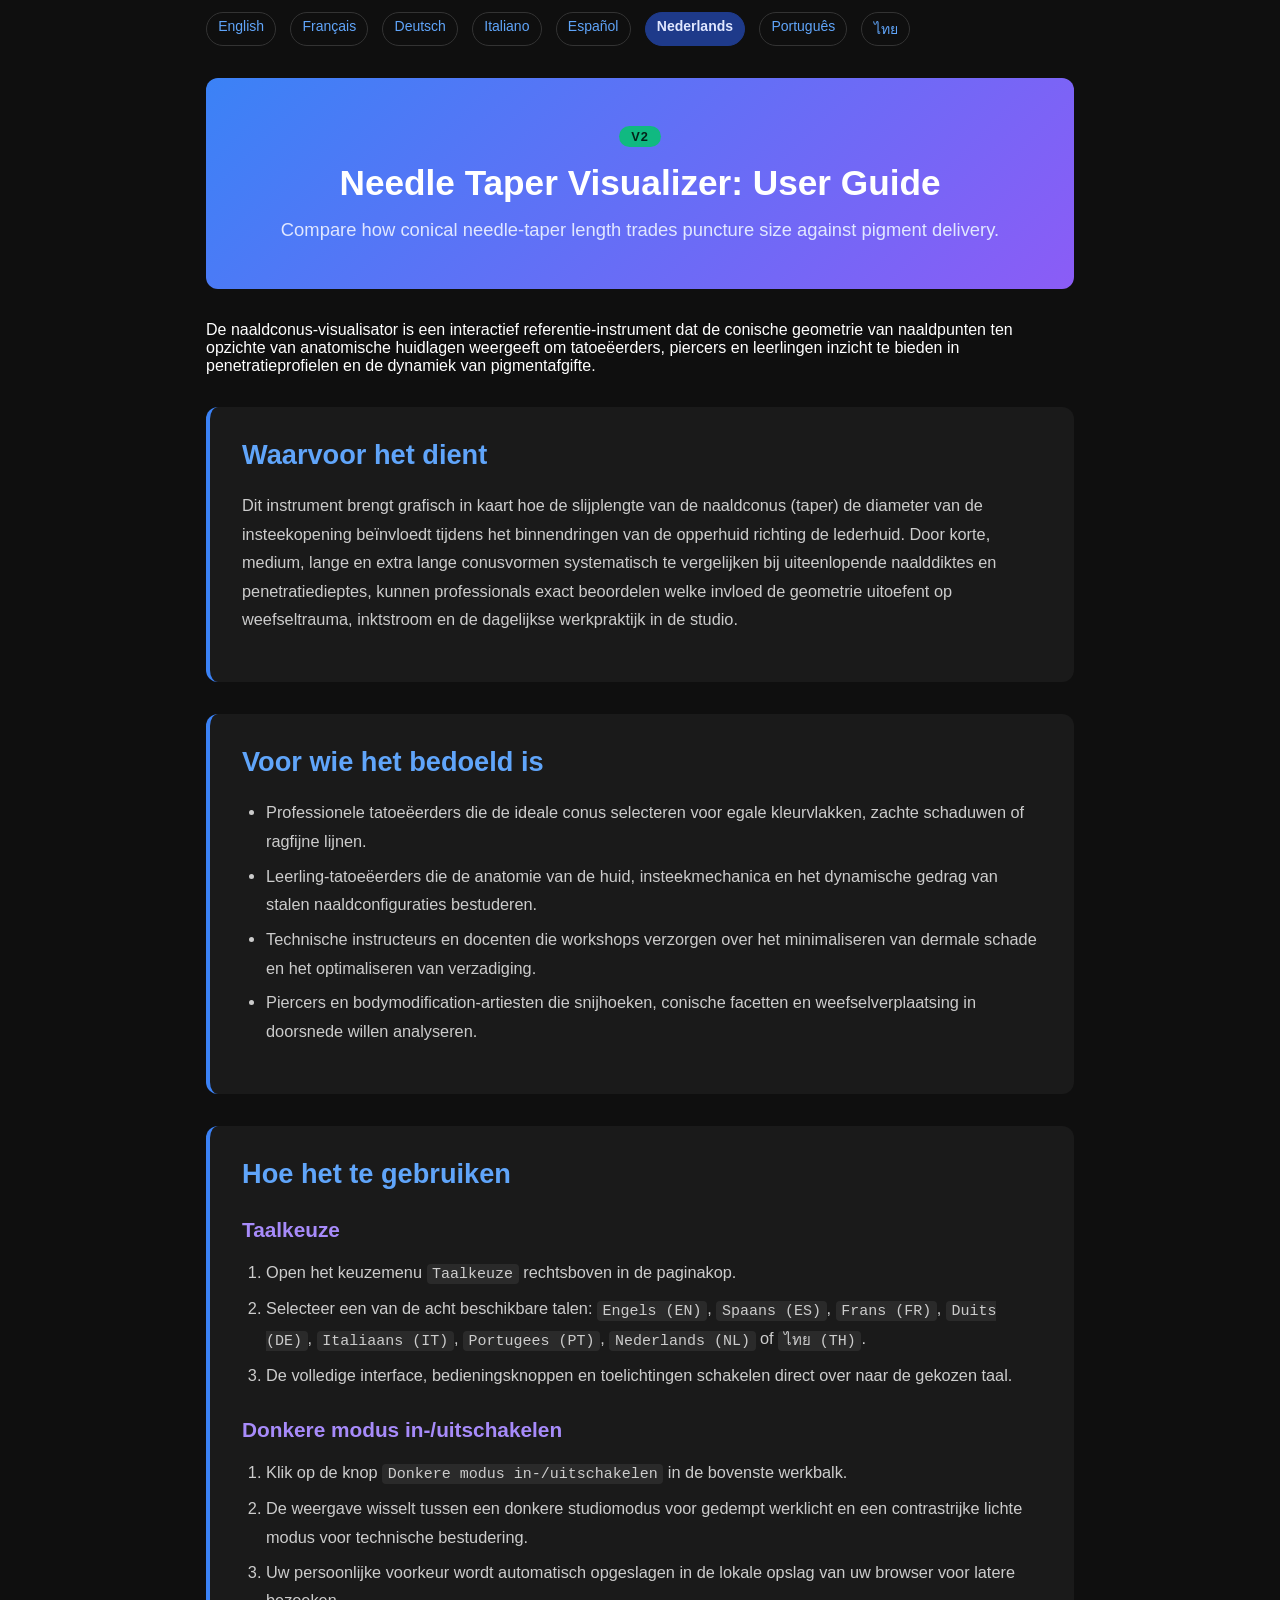
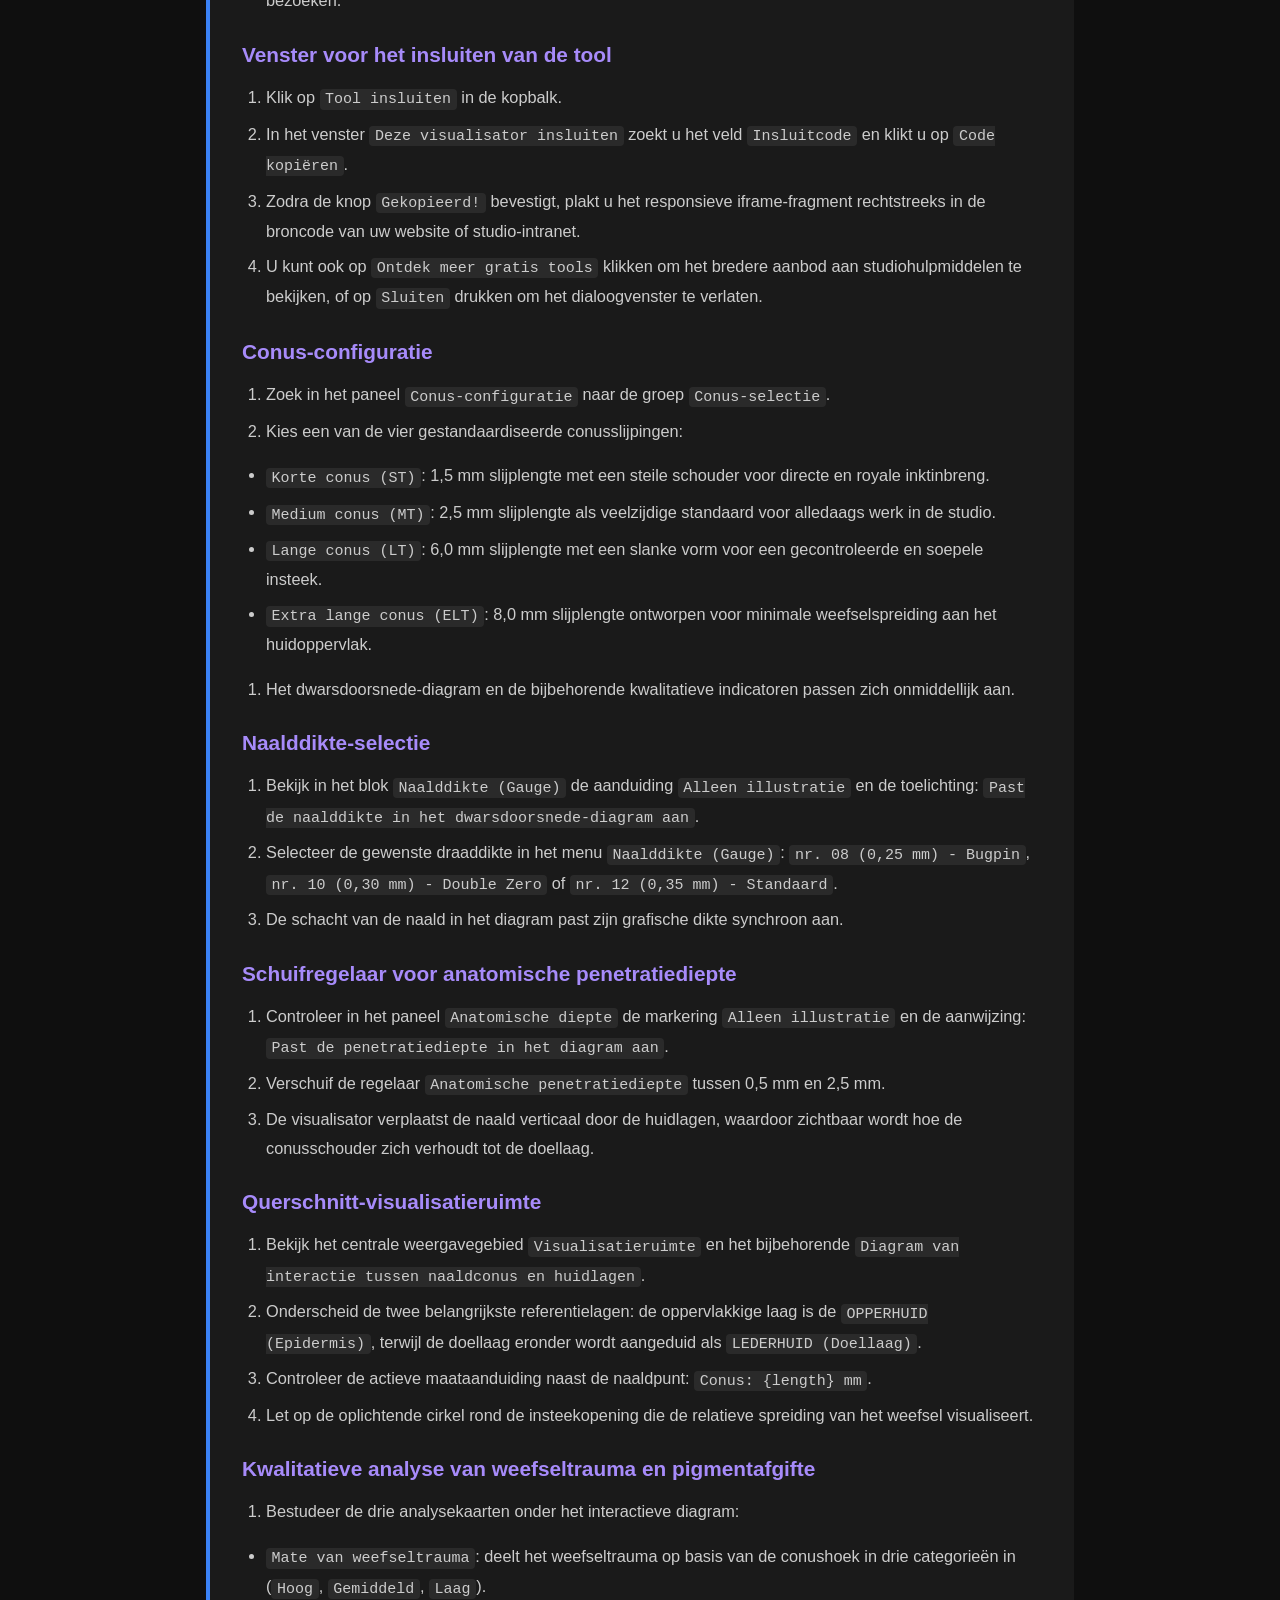
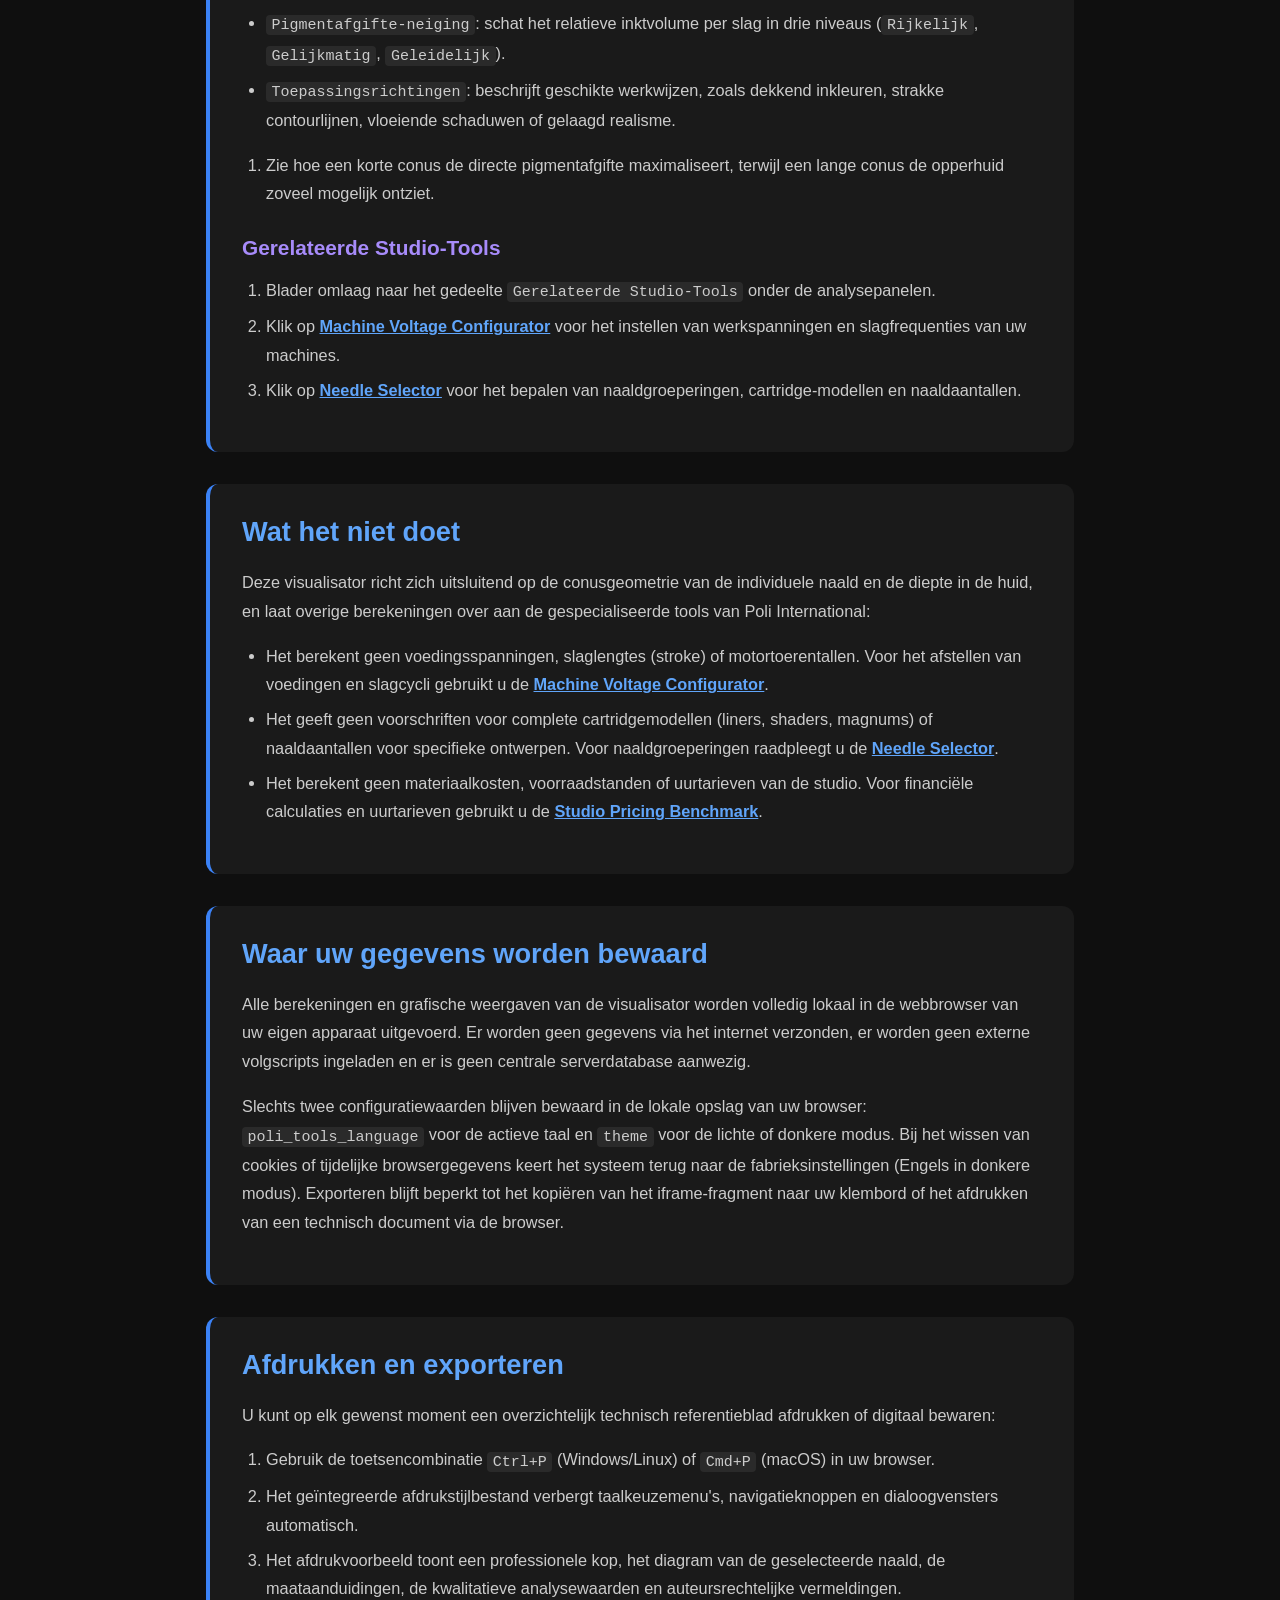
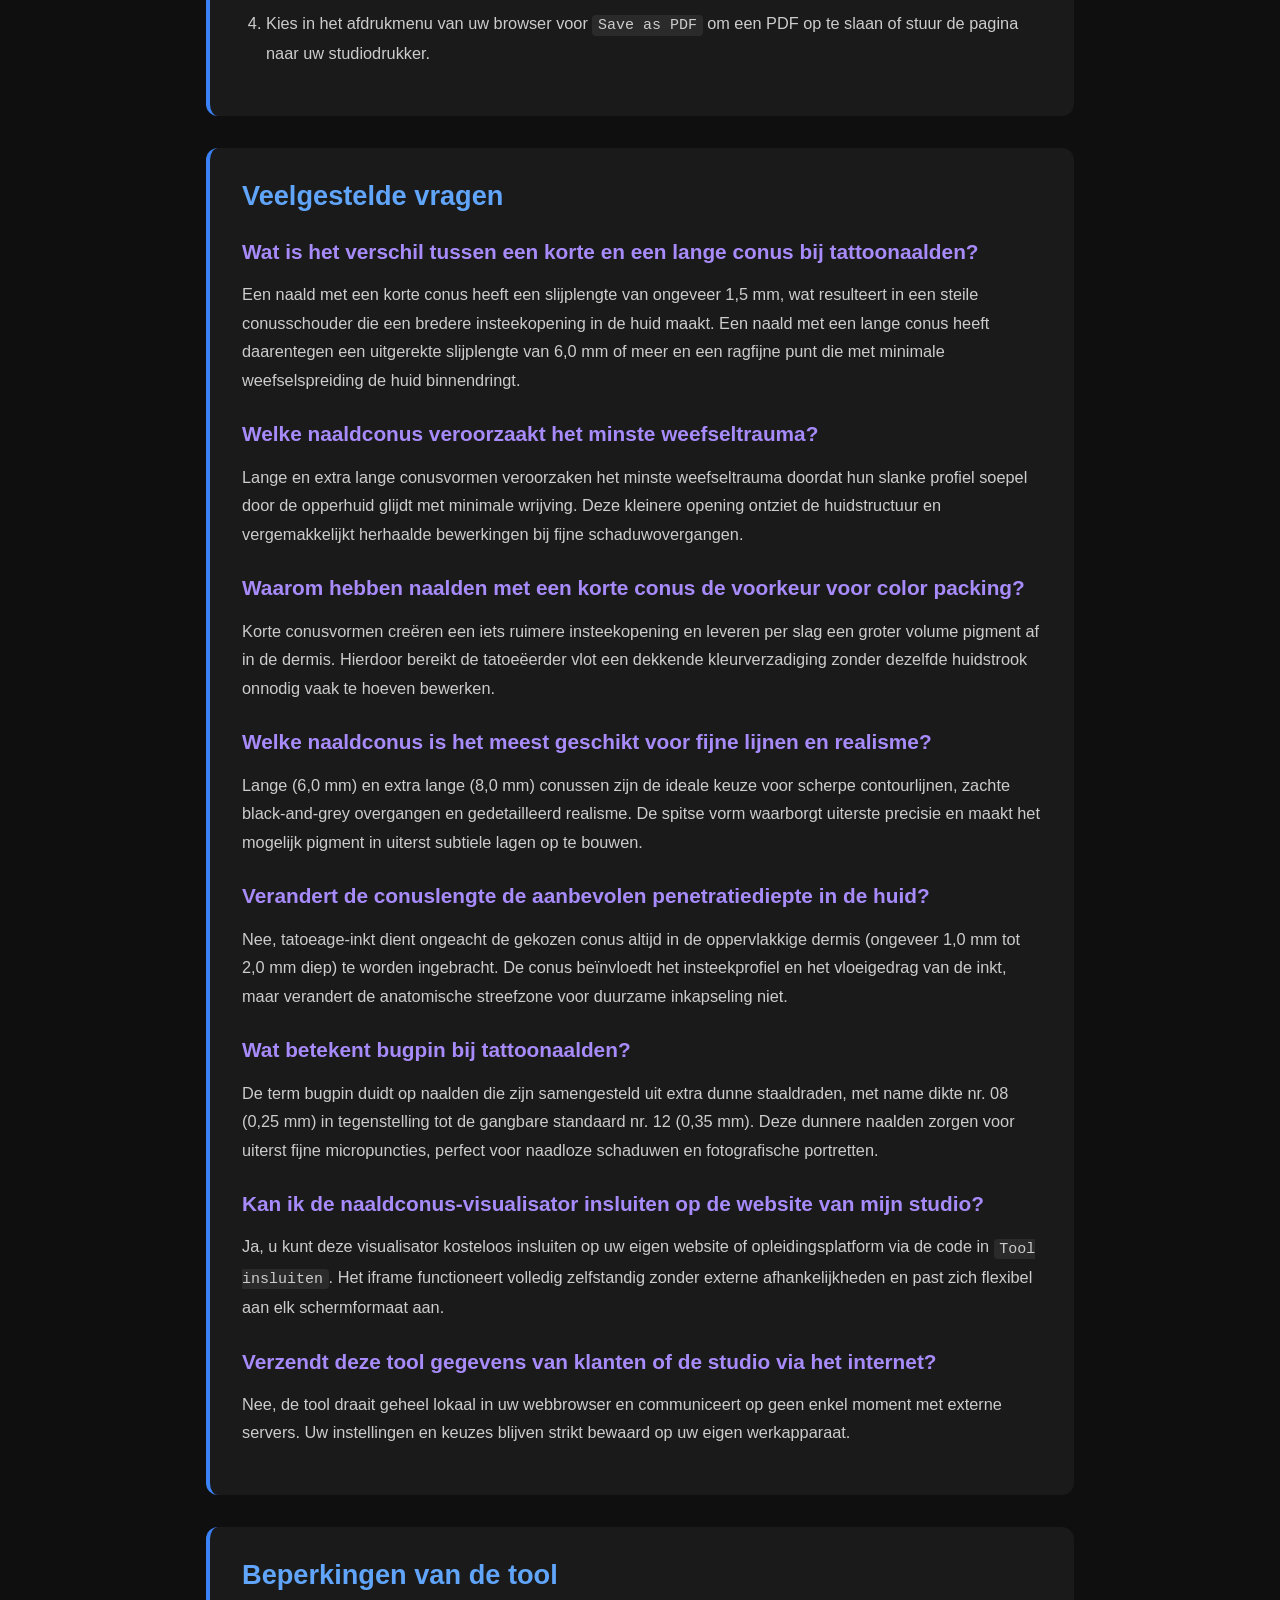
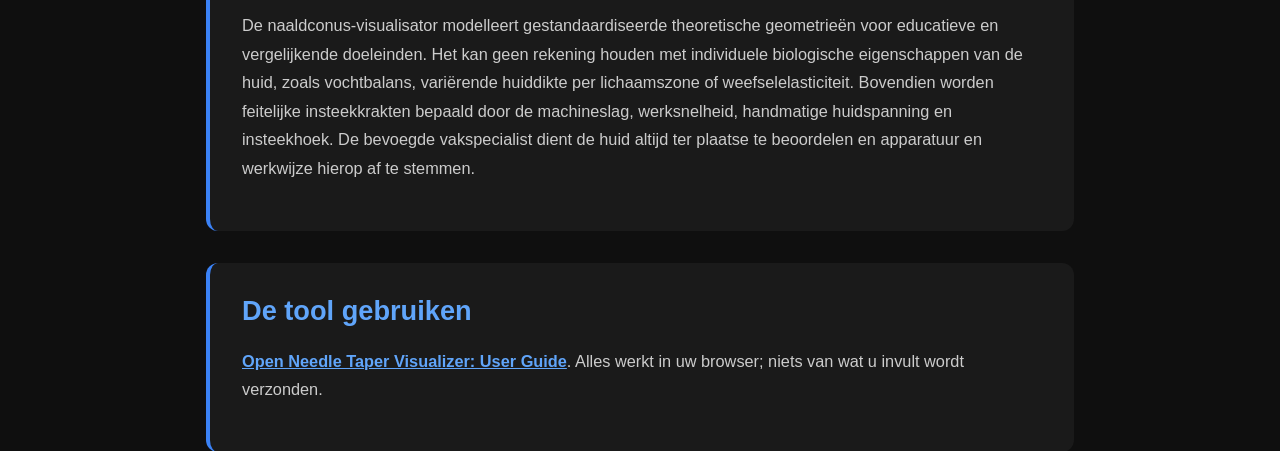
<file: documentation-nl.html>
<!DOCTYPE html>
<html lang="nl">
<head><meta name="robots" content="noindex,nofollow">
    <meta charset="UTF-8">
    <meta name="viewport" content="width=device-width, initial-scale=1.0">
    <title>Needle Taper Visualizer: User Guide Documentatie | Poli International</title>
    <meta name="description" content="Compare how conical needle-taper length trades puncture size against pigment delivery.">
    <link rel="canonical" href="https://poliinternational.com/needle-taper-visualizer/">
    <style>
        body { background: #0f0f0f; color: #fff; font-family: -apple-system, BlinkMacSystemFont, "Segoe UI", Roboto, sans-serif; margin: 0; padding: 0; }
        body.in-iframe .doc-hero h1 { display: none; }
        * { box-sizing: border-box; }
        .entry-content { max-width: 900px; margin: 0 auto; padding: 2rem 1rem; }
        .doc-hero { background: linear-gradient(135deg, #3B82F6, #8B5CF6); padding: 3rem 2rem; text-align: center; border-radius: 0.75rem; margin-bottom: 2rem; }
        .doc-hero h1 { font-size: 2.2rem; margin: 0 0 1rem; font-weight: 700; }
        .doc-hero p { font-size: 1.15rem; color: #E0E7FF; margin: 0; }
        .doc-hero .v2 { display: inline-block; margin-bottom: 1rem; padding: 0.2rem 0.75rem; border-radius: 999px; background: #10B981; color: #04241a; font-weight: 800; font-size: 0.8rem; letter-spacing: 0.08em; }
        .doc-section { margin: 2rem 0; padding: 2rem; background: #1a1a1a; border-radius: 0.75rem; border-left: 4px solid #3B82F6; }
        .doc-section h2 { color: #60A5FA; font-size: 1.7rem; margin: 0 0 1.25rem; font-weight: 600; }
        .doc-section h3 { color: #A78BFA; font-size: 1.3rem; margin: 1.75rem 0 0.75rem; font-weight: 600; }
        .doc-section p, .doc-section li { color: #ccc; line-height: 1.75; font-size: 1.02rem; }
        .doc-section ul, .doc-section ol { padding-left: 1.5rem; }
        .doc-section li { margin: 0.4rem 0; }
        .doc-section code { background: #2a2a2a; padding: 0.1rem 0.35rem; border-radius: 0.25rem; font-size: 0.92em; }
        .doc-section a { color: #60A5FA; font-weight: 600; }
        .highlight-box { background: linear-gradient(135deg, #1E3A8A, #4C1D95); padding: 1.25rem 1.5rem; border-radius: 0.5rem; margin: 1.5rem 0; border-left: 4px solid #10B981; }
        .highlight-box p { color: #E0E7FF; margin: 0; }
        table { width: 100%; border-collapse: collapse; margin: 1.5rem 0; }
        th, td { padding: 0.75rem; text-align: left; border: 1px solid #333; vertical-align: top; }
        th { background: #2a2a2a; color: #60A5FA; }
        td { color: #ccc; }
        .doc-langs { display: flex; flex-wrap: wrap; gap: 0.4rem; margin: 0 0 1.5rem; font-size: 0.9rem; }
        .doc-langs a, .doc-langs span { padding: 0.3rem 0.7rem; border-radius: 999px; border: 1px solid #333; text-decoration: none; }
        .doc-langs a { color: #60A5FA; }
        .doc-langs span { background: #1E3A8A; color: #E0E7FF; border-color: #1E3A8A; font-weight: 700; }
    </style>
</head>
<body>
<nav class="doc-langs" aria-label="Taal van de documentatie" style="display:flex;flex-wrap:wrap;gap:6px 14px;max-width:900px;margin:12px auto 0;padding:0 16px;font-size:14px;"><a lang="en" href="documentation.html">English</a><a lang="fr" href="documentation-fr.html">Français</a><a lang="de" href="documentation-de.html">Deutsch</a><a lang="it" href="documentation-it.html">Italiano</a><a lang="es" href="documentation-es.html">Español</a><span lang="nl">Nederlands</span><a lang="pt" href="documentation-pt.html">Português</a><a lang="th" href="documentation-th.html">ไทย</a></nav>
<script>if (window.self !== window.top) document.body.classList.add('in-iframe');</script>
    <div class="entry-content">
        <div class="doc-hero">
            <span class="v2">V2</span>
            <h1>Needle Taper Visualizer: User Guide</h1>
            <p>Compare how conical needle-taper length trades puncture size against pigment delivery.</p>
        </div>
        <p>De naaldconus-visualisator is een interactief referentie-instrument dat de conische geometrie van naaldpunten ten opzichte van anatomische huidlagen weergeeft om tatoeëerders, piercers en leerlingen inzicht te bieden in penetratieprofielen en de dynamiek van pigmentafgifte.</p>
        <div class="doc-section">
        <h2>Waarvoor het dient</h2>
        <p>Dit instrument brengt grafisch in kaart hoe de slijplengte van de naaldconus (taper) de diameter van de insteekopening beïnvloedt tijdens het binnendringen van de opperhuid richting de lederhuid. Door korte, medium, lange en extra lange conusvormen systematisch te vergelijken bij uiteenlopende naalddiktes en penetratiedieptes, kunnen professionals exact beoordelen welke invloed de geometrie uitoefent op weefseltrauma, inktstroom en de dagelijkse werkpraktijk in de studio.</p>
        </div>
        <div class="doc-section">
        <h2>Voor wie het bedoeld is</h2>
        <ul>
        <li>Professionele tatoeëerders die de ideale conus selecteren voor egale kleurvlakken, zachte schaduwen of ragfijne lijnen.</li>
        <li>Leerling-tatoeëerders die de anatomie van de huid, insteekmechanica en het dynamische gedrag van stalen naaldconfiguraties bestuderen.</li>
        <li>Technische instructeurs en docenten die workshops verzorgen over het minimaliseren van dermale schade en het optimaliseren van verzadiging.</li>
        <li>Piercers en bodymodification-artiesten die snijhoeken, conische facetten en weefselverplaatsing in doorsnede willen analyseren.</li>
        </ul>
        </div>
        <div class="doc-section">
        <h2>Hoe het te gebruiken</h2>
        <h3>Taalkeuze</h3>
        <ol>
        <li>Open het keuzemenu <code>Taalkeuze</code> rechtsboven in de paginakop.</li>
        <li>Selecteer een van de acht beschikbare talen: <code>Engels (EN)</code>, <code>Spaans (ES)</code>, <code>Frans (FR)</code>, <code>Duits (DE)</code>, <code>Italiaans (IT)</code>, <code>Portugees (PT)</code>, <code>Nederlands (NL)</code> of <code>ไทย (TH)</code>.</li>
        <li>De volledige interface, bedieningsknoppen en toelichtingen schakelen direct over naar de gekozen taal.</li>
        </ol>
        <h3>Donkere modus in-/uitschakelen</h3>
        <ol>
        <li>Klik op de knop <code>Donkere modus in-/uitschakelen</code> in de bovenste werkbalk.</li>
        <li>De weergave wisselt tussen een donkere studiomodus voor gedempt werklicht en een contrastrijke lichte modus voor technische bestudering.</li>
        <li>Uw persoonlijke voorkeur wordt automatisch opgeslagen in de lokale opslag van uw browser voor latere bezoeken.</li>
        </ol>
        <h3>Venster voor het insluiten van de tool</h3>
        <ol>
        <li>Klik op <code>Tool insluiten</code> in de kopbalk.</li>
        <li>In het venster <code>Deze visualisator insluiten</code> zoekt u het veld <code>Insluitcode</code> en klikt u op <code>Code kopiëren</code>.</li>
        <li>Zodra de knop <code>Gekopieerd!</code> bevestigt, plakt u het responsieve iframe-fragment rechtstreeks in de broncode van uw website of studio-intranet.</li>
        <li>U kunt ook op <code>Ontdek meer gratis tools</code> klikken om het bredere aanbod aan studiohulpmiddelen te bekijken, of op <code>Sluiten</code> drukken om het dialoogvenster te verlaten.</li>
        </ol>
        <h3>Conus-configuratie</h3>
        <ol>
        <li>Zoek in het paneel <code>Conus-configuratie</code> naar de groep <code>Conus-selectie</code>.</li>
        <li>Kies een van de vier gestandaardiseerde conusslijpingen:</li>
        </ol>
        <ul>
        <li><code>Korte conus (ST)</code>: 1,5 mm slijplengte met een steile schouder voor directe en royale inktinbreng.</li>
        <li><code>Medium conus (MT)</code>: 2,5 mm slijplengte als veelzijdige standaard voor alledaags werk in de studio.</li>
        <li><code>Lange conus (LT)</code>: 6,0 mm slijplengte met een slanke vorm voor een gecontroleerde en soepele insteek.</li>
        <li><code>Extra lange conus (ELT)</code>: 8,0 mm slijplengte ontworpen voor minimale weefselspreiding aan het huidoppervlak.</li>
        </ul>
        <ol>
        <li>Het dwarsdoorsnede-diagram en de bijbehorende kwalitatieve indicatoren passen zich onmiddellijk aan.</li>
        </ol>
        <h3>Naalddikte-selectie</h3>
        <ol>
        <li>Bekijk in het blok <code>Naalddikte (Gauge)</code> de aanduiding <code>Alleen illustratie</code> en de toelichting: <code>Past de naalddikte in het dwarsdoorsnede-diagram aan</code>.</li>
        <li>Selecteer de gewenste draaddikte in het menu <code>Naalddikte (Gauge)</code>: <code>nr. 08 (0,25 mm) - Bugpin</code>, <code>nr. 10 (0,30 mm) - Double Zero</code> of <code>nr. 12 (0,35 mm) - Standaard</code>.</li>
        <li>De schacht van de naald in het diagram past zijn grafische dikte synchroon aan.</li>
        </ol>
        <h3>Schuifregelaar voor anatomische penetratiediepte</h3>
        <ol>
        <li>Controleer in het paneel <code>Anatomische diepte</code> de markering <code>Alleen illustratie</code> en de aanwijzing: <code>Past de penetratiediepte in het diagram aan</code>.</li>
        <li>Verschuif de regelaar <code>Anatomische penetratiediepte</code> tussen 0,5 mm en 2,5 mm.</li>
        <li>De visualisator verplaatst de naald verticaal door de huidlagen, waardoor zichtbaar wordt hoe de conusschouder zich verhoudt tot de doellaag.</li>
        </ol>
        <h3>Querschnitt-visualisatieruimte</h3>
        <ol>
        <li>Bekijk het centrale weergavegebied <code>Visualisatieruimte</code> en het bijbehorende <code>Diagram van interactie tussen naaldconus en huidlagen</code>.</li>
        <li>Onderscheid de twee belangrijkste referentielagen: de oppervlakkige laag is de <code>OPPERHUID (Epidermis)</code>, terwijl de doellaag eronder wordt aangeduid als <code>LEDERHUID (Doellaag)</code>.</li>
        <li>Controleer de actieve maataanduiding naast de naaldpunt: <code>Conus: {length} mm</code>.</li>
        <li>Let op de oplichtende cirkel rond de insteekopening die de relatieve spreiding van het weefsel visualiseert.</li>
        </ol>
        <h3>Kwalitatieve analyse van weefseltrauma en pigmentafgifte</h3>
        <ol>
        <li>Bestudeer de drie analysekaarten onder het interactieve diagram:</li>
        </ol>
        <ul>
        <li><code>Mate van weefseltrauma</code>: deelt het weefseltrauma op basis van de conushoek in drie categorieën in (<code>Hoog</code>, <code>Gemiddeld</code>, <code>Laag</code>).</li>
        <li><code>Pigmentafgifte-neiging</code>: schat het relatieve inktvolume per slag in drie niveaus (<code>Rijkelijk</code>, <code>Gelijkmatig</code>, <code>Geleidelijk</code>).</li>
        <li><code>Toepassingsrichtingen</code>: beschrijft geschikte werkwijzen, zoals dekkend inkleuren, strakke contourlijnen, vloeiende schaduwen of gelaagd realisme.</li>
        </ul>
        <ol>
        <li>Zie hoe een korte conus de directe pigmentafgifte maximaliseert, terwijl een lange conus de opperhuid zoveel mogelijk ontziet.</li>
        </ol>
        <h3>Gerelateerde Studio-Tools</h3>
        <ol>
        <li>Blader omlaag naar het gedeelte <code>Gerelateerde Studio-Tools</code> onder de analysepanelen.</li>
        <li>Klik op <a href="https://poliinternational.com/machine-voltage-configurator/" target="_top">Machine Voltage Configurator</a> voor het instellen van werkspanningen en slagfrequenties van uw machines.</li>
        <li>Klik op <a href="https://poliinternational.com/needle-selector/" target="_top">Needle Selector</a> voor het bepalen van naaldgroeperingen, cartridge-modellen en naaldaantallen.</li>
        </ol>
        </div>
        <div class="doc-section">
        <h2>Wat het niet doet</h2>
        <p>Deze visualisator richt zich uitsluitend op de conusgeometrie van de individuele naald en de diepte in de huid, en laat overige berekeningen over aan de gespecialiseerde tools van Poli International:</p>
        <ul>
        <li>Het berekent geen voedingsspanningen, slaglengtes (stroke) of motortoerentallen. Voor het afstellen van voedingen en slagcycli gebruikt u de <a href="https://poliinternational.com/machine-voltage-configurator/" target="_top">Machine Voltage Configurator</a>.</li>
        <li>Het geeft geen voorschriften voor complete cartridgemodellen (liners, shaders, magnums) of naaldaantallen voor specifieke ontwerpen. Voor naaldgroeperingen raadpleegt u de <a href="https://poliinternational.com/needle-selector/" target="_top">Needle Selector</a>.</li>
        <li>Het berekent geen materiaalkosten, voorraadstanden of uurtarieven van de studio. Voor financiële calculaties en uurtarieven gebruikt u de <a href="https://poliinternational.com/studio-pricing-benchmark/" target="_top">Studio Pricing Benchmark</a>.</li>
        </ul>
        </div>
        <div class="doc-section">
        <h2>Waar uw gegevens worden bewaard</h2>
        <p>Alle berekeningen en grafische weergaven van de visualisator worden volledig lokaal in de webbrowser van uw eigen apparaat uitgevoerd. Er worden geen gegevens via het internet verzonden, er worden geen externe volgscripts ingeladen en er is geen centrale serverdatabase aanwezig.</p>
        <p>Slechts twee configuratiewaarden blijven bewaard in de lokale opslag van uw browser: <code>poli_tools_language</code> voor de actieve taal en <code>theme</code> voor de lichte of donkere modus. Bij het wissen van cookies of tijdelijke browsergegevens keert het systeem terug naar de fabrieksinstellingen (Engels in donkere modus). Exporteren blijft beperkt tot het kopiëren van het iframe-fragment naar uw klembord of het afdrukken van een technisch document via de browser.</p>
        </div>
        <div class="doc-section">
        <h2>Afdrukken en exporteren</h2>
        <p>U kunt op elk gewenst moment een overzichtelijk technisch referentieblad afdrukken of digitaal bewaren:</p>
        <ol>
        <li>Gebruik de toetsencombinatie <code>Ctrl+P</code> (Windows/Linux) of <code>Cmd+P</code> (macOS) in uw browser.</li>
        <li>Het geïntegreerde afdrukstijlbestand verbergt taalkeuzemenu's, navigatieknoppen en dialoogvensters automatisch.</li>
        <li>Het afdrukvoorbeeld toont een professionele kop, het diagram van de geselecteerde naald, de maataanduidingen, de kwalitatieve analysewaarden en auteursrechtelijke vermeldingen.</li>
        <li>Kies in het afdrukmenu van uw browser voor <code>Save as PDF</code> om een PDF op te slaan of stuur de pagina naar uw studiodrukker.</li>
        </ol>
        </div>
        <div class="doc-section">
        <h2>Veelgestelde vragen</h2>
        <h3>Wat is het verschil tussen een korte en een lange conus bij tattoonaalden?</h3>
        <p>Een naald met een korte conus heeft een slijplengte van ongeveer 1,5 mm, wat resulteert in een steile conusschouder die een bredere insteekopening in de huid maakt. Een naald met een lange conus heeft daarentegen een uitgerekte slijplengte van 6,0 mm of meer en een ragfijne punt die met minimale weefselspreiding de huid binnendringt.</p>
        <h3>Welke naaldconus veroorzaakt het minste weefseltrauma?</h3>
        <p>Lange en extra lange conusvormen veroorzaken het minste weefseltrauma doordat hun slanke profiel soepel door de opperhuid glijdt met minimale wrijving. Deze kleinere opening ontziet de huidstructuur en vergemakkelijkt herhaalde bewerkingen bij fijne schaduwovergangen.</p>
        <h3>Waarom hebben naalden met een korte conus de voorkeur voor color packing?</h3>
        <p>Korte conusvormen creëren een iets ruimere insteekopening en leveren per slag een groter volume pigment af in de dermis. Hierdoor bereikt de tatoeëerder vlot een dekkende kleurverzadiging zonder dezelfde huidstrook onnodig vaak te hoeven bewerken.</p>
        <h3>Welke naaldconus is het meest geschikt voor fijne lijnen en realisme?</h3>
        <p>Lange (6,0 mm) en extra lange (8,0 mm) conussen zijn de ideale keuze voor scherpe contourlijnen, zachte black-and-grey overgangen en gedetailleerd realisme. De spitse vorm waarborgt uiterste precisie en maakt het mogelijk pigment in uiterst subtiele lagen op te bouwen.</p>
        <h3>Verandert de conuslengte de aanbevolen penetratiediepte in de huid?</h3>
        <p>Nee, tatoeage-inkt dient ongeacht de gekozen conus altijd in de oppervlakkige dermis (ongeveer 1,0 mm tot 2,0 mm diep) te worden ingebracht. De conus beïnvloedt het insteekprofiel en het vloeigedrag van de inkt, maar verandert de anatomische streefzone voor duurzame inkapseling niet.</p>
        <h3>Wat betekent bugpin bij tattoonaalden?</h3>
        <p>De term bugpin duidt op naalden die zijn samengesteld uit extra dunne staaldraden, met name dikte nr. 08 (0,25 mm) in tegenstelling tot de gangbare standaard nr. 12 (0,35 mm). Deze dunnere naalden zorgen voor uiterst fijne micropuncties, perfect voor naadloze schaduwen en fotografische portretten.</p>
        <h3>Kan ik de naaldconus-visualisator insluiten op de website van mijn studio?</h3>
        <p>Ja, u kunt deze visualisator kosteloos insluiten op uw eigen website of opleidingsplatform via de code in <code>Tool insluiten</code>. Het iframe functioneert volledig zelfstandig zonder externe afhankelijkheden en past zich flexibel aan elk schermformaat aan.</p>
        <h3>Verzendt deze tool gegevens van klanten of de studio via het internet?</h3>
        <p>Nee, de tool draait geheel lokaal in uw webbrowser en communiceert op geen enkel moment met externe servers. Uw instellingen en keuzes blijven strikt bewaard op uw eigen werkapparaat.</p>
        </div>
        <div class="doc-section">
        <h2>Beperkingen van de tool</h2>
        <p>De naaldconus-visualisator modelleert gestandaardiseerde theoretische geometrieën voor educatieve en vergelijkende doeleinden. Het kan geen rekening houden met individuele biologische eigenschappen van de huid, zoals vochtbalans, variërende huiddikte per lichaamszone of weefselelasticiteit. Bovendien worden feitelijke insteekkrakten bepaald door de machineslag, werksnelheid, handmatige huidspanning en insteekhoek. De bevoegde vakspecialist dient de huid altijd ter plaatse te beoordelen en apparatuur en werkwijze hierop af te stemmen.</p>
        </div>
        <div class="doc-section">
            <h2>De tool gebruiken</h2>
            <p><a href="https://poliinternational.com/needle-taper-visualizer/" target="_top">Open Needle Taper Visualizer: User Guide</a>. Alles werkt in uw browser; niets van wat u invult wordt verzonden.</p>
        </div>
    </div>
</body>
</html>
</file>
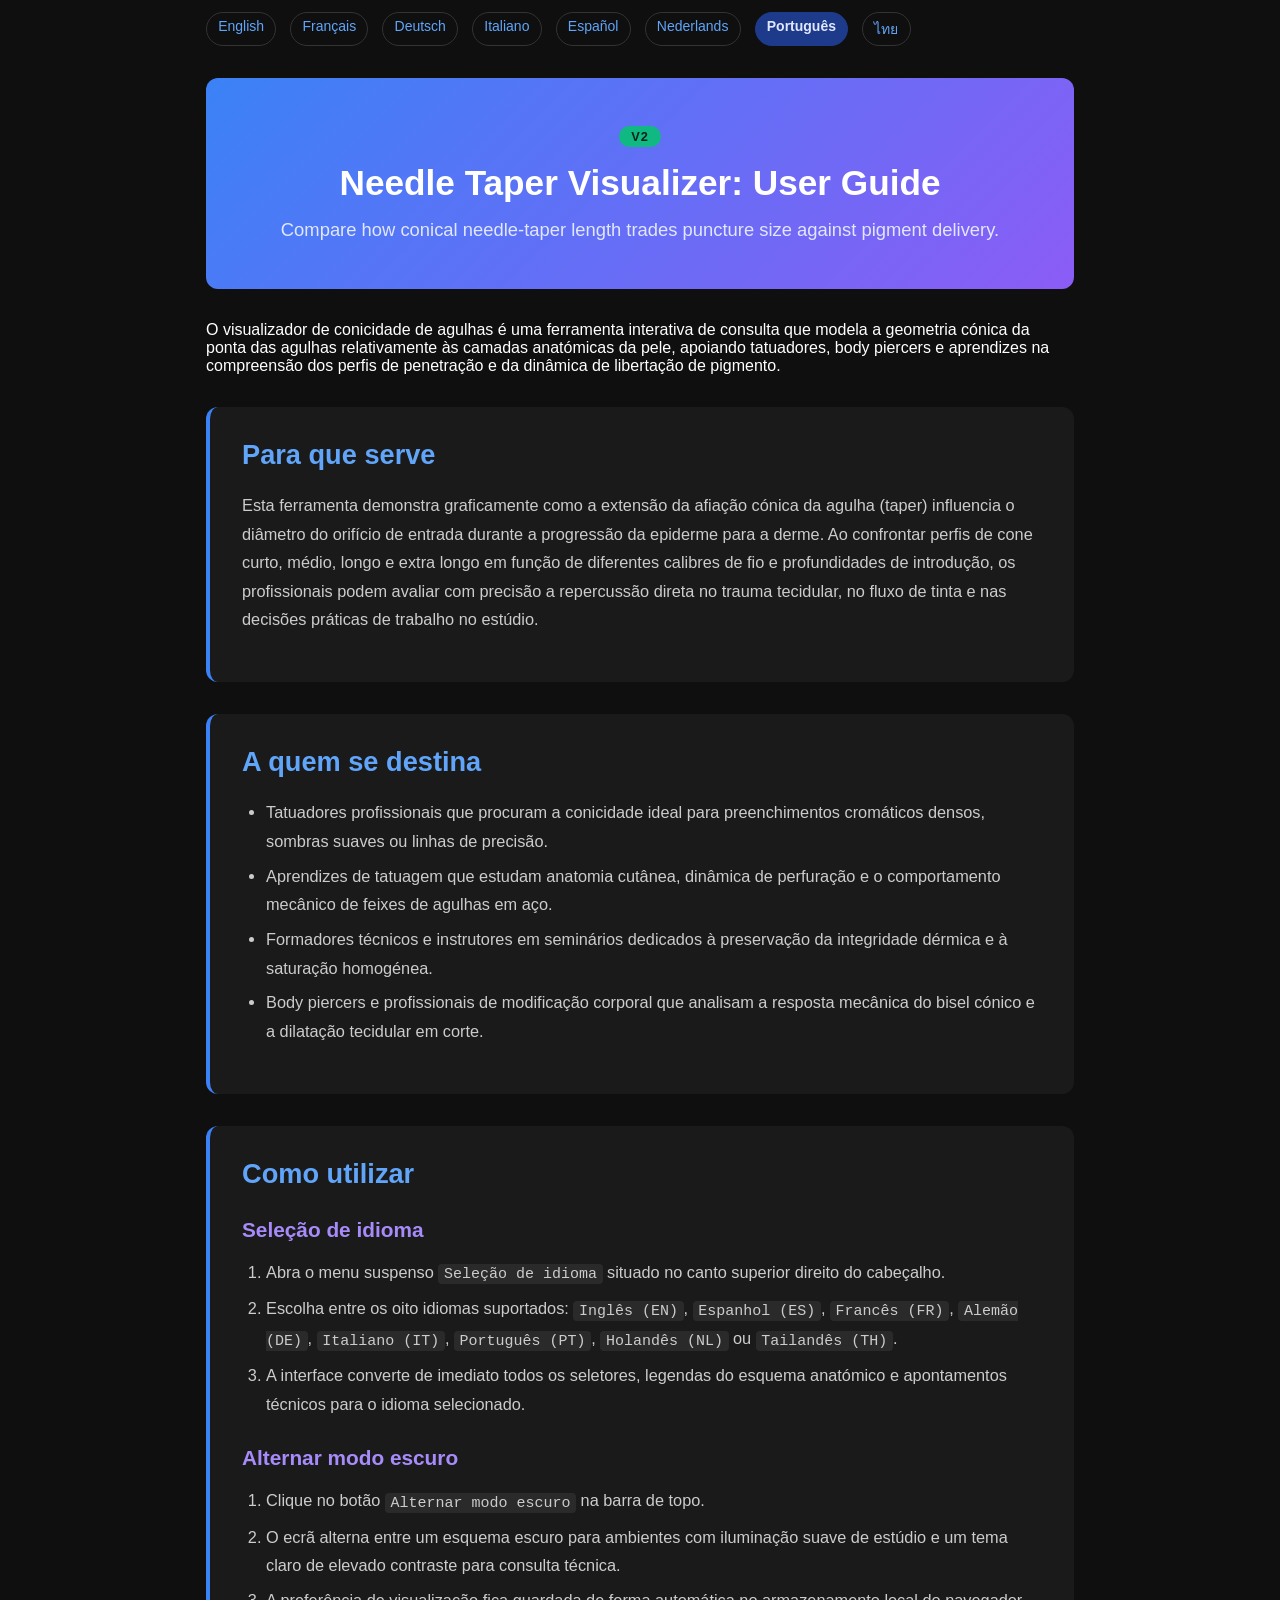
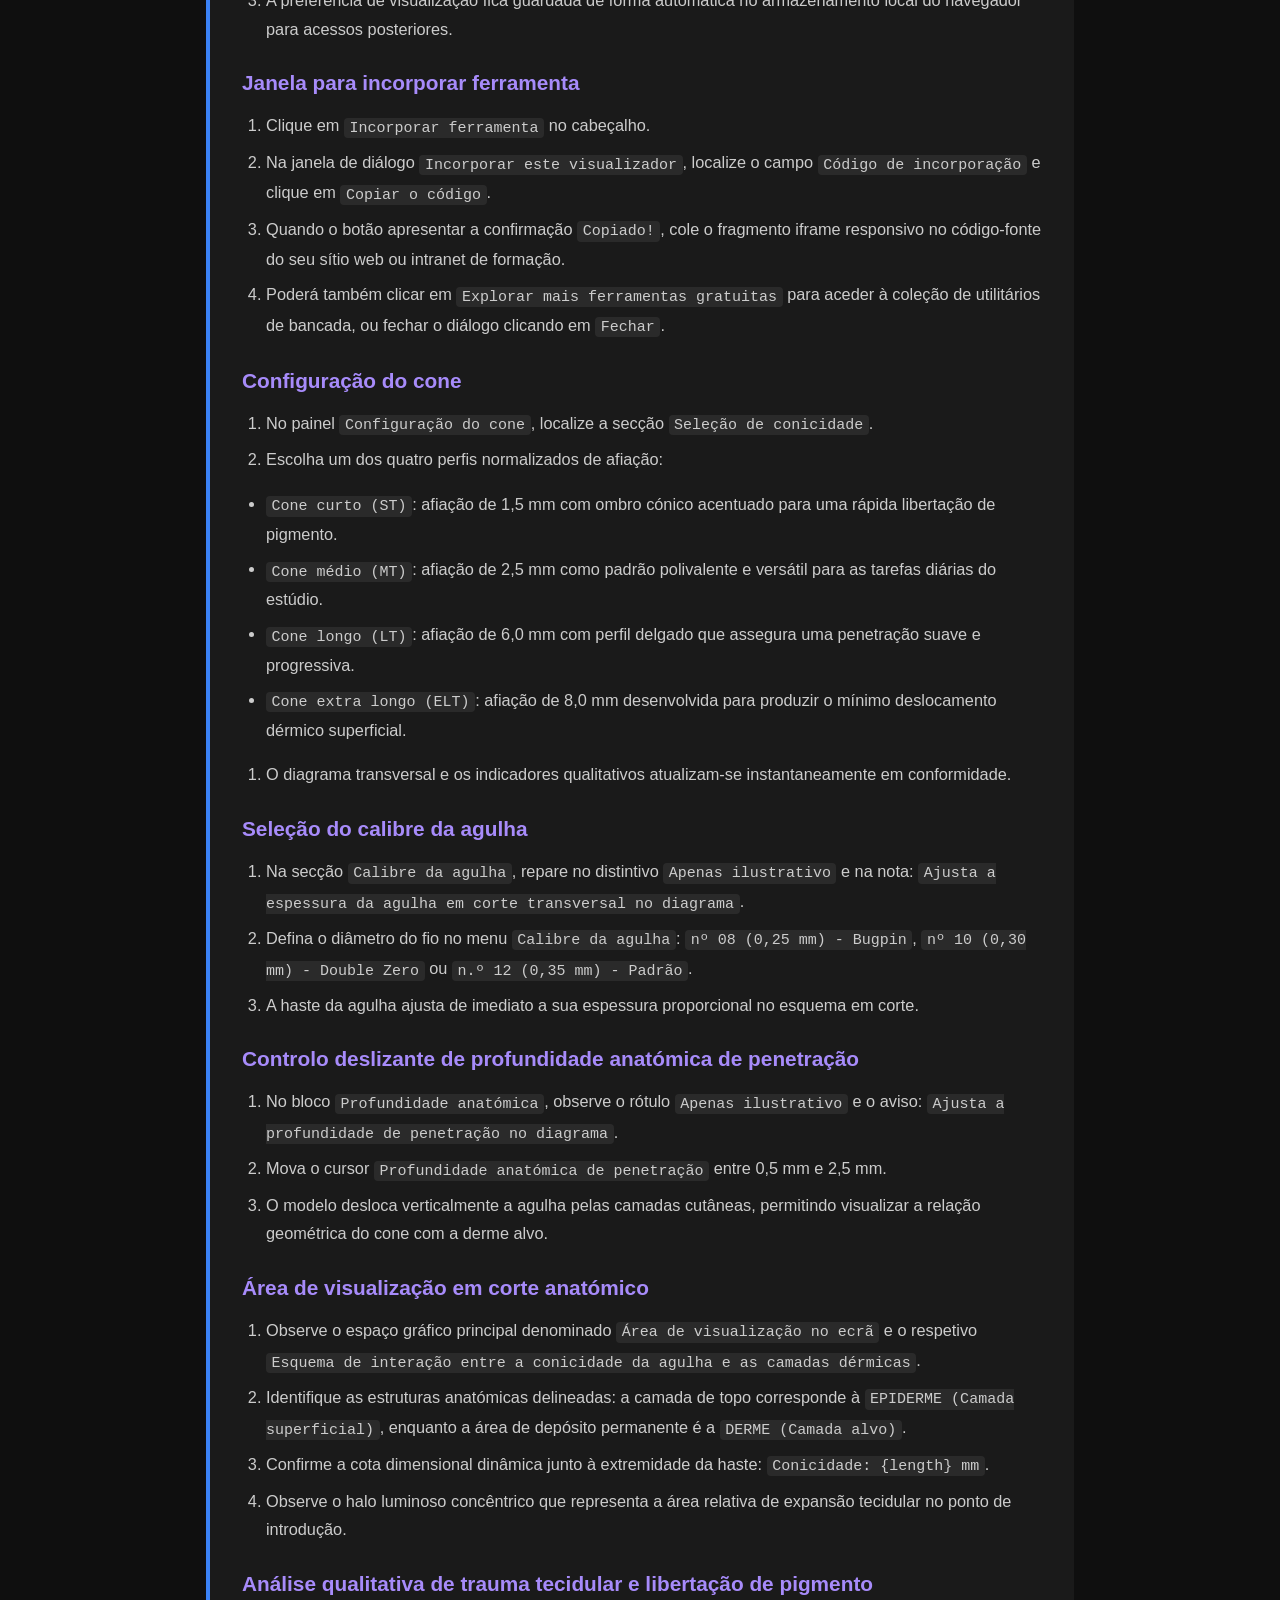
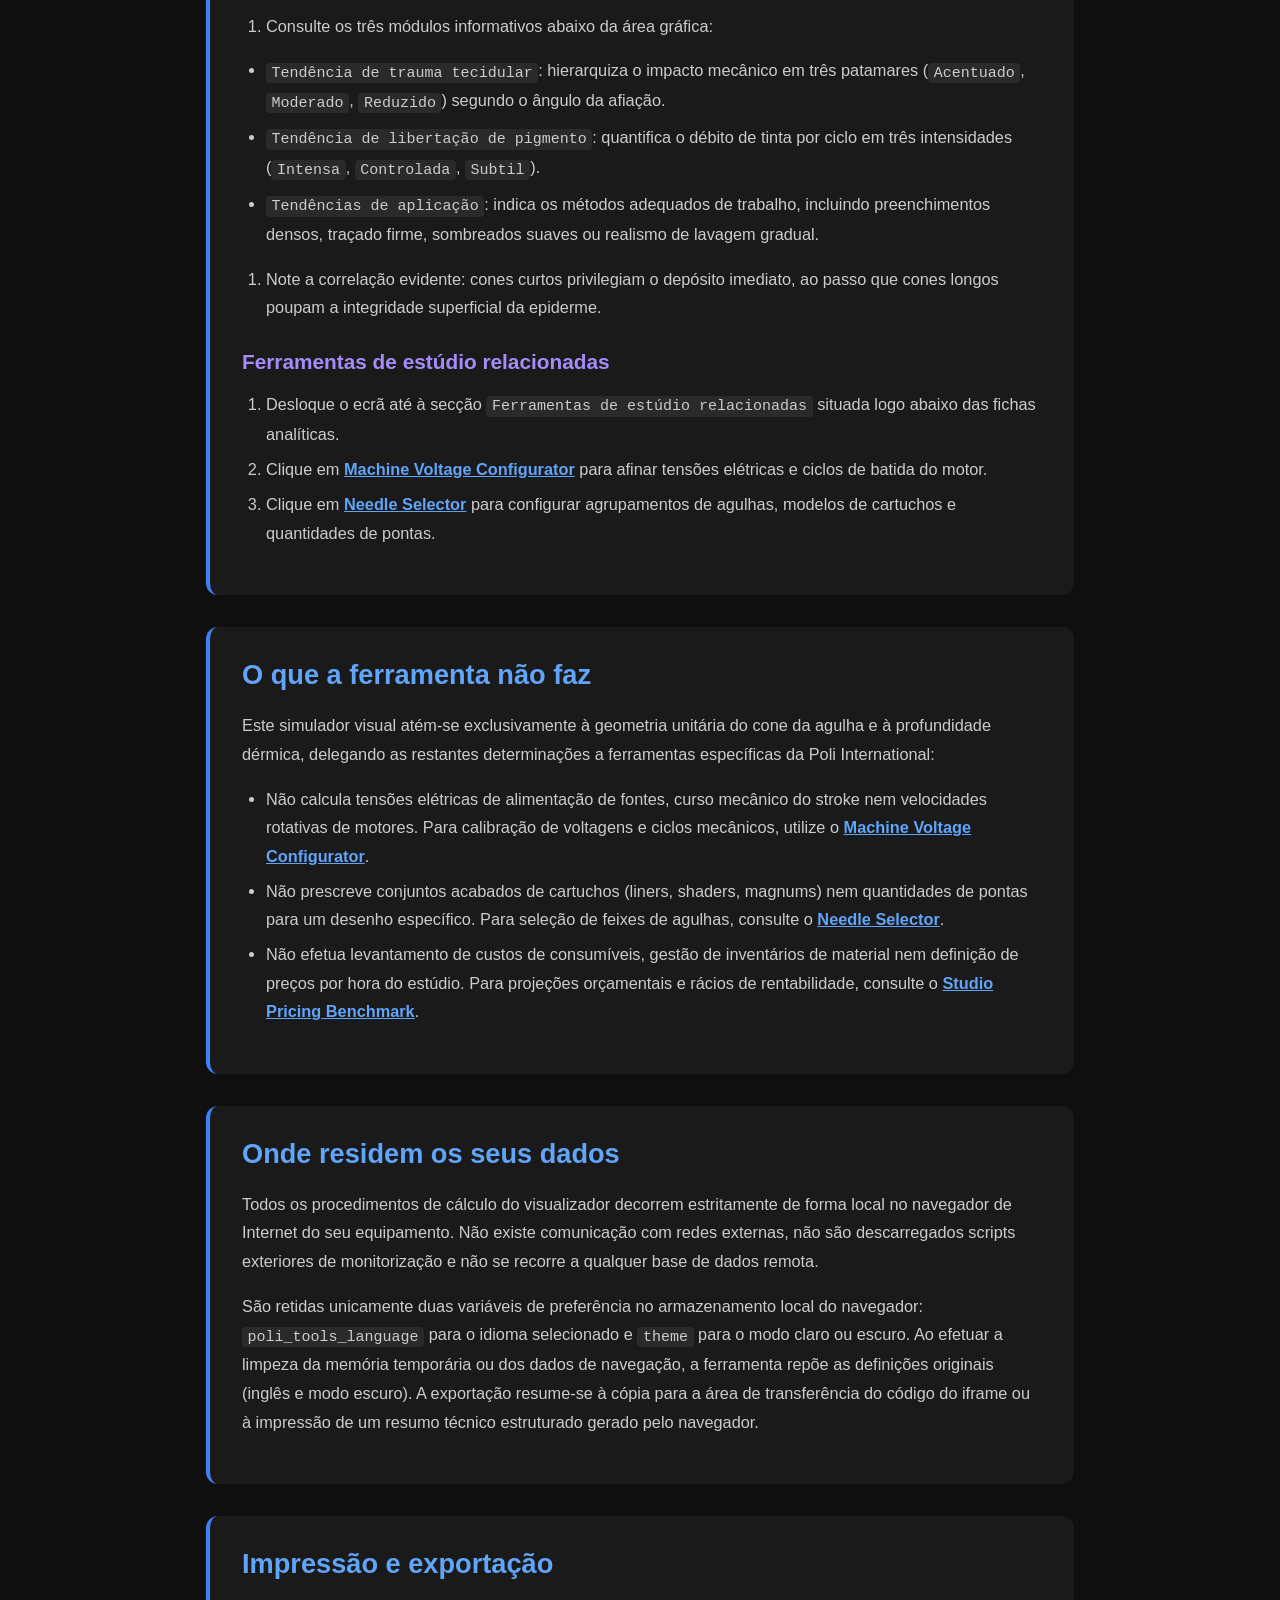
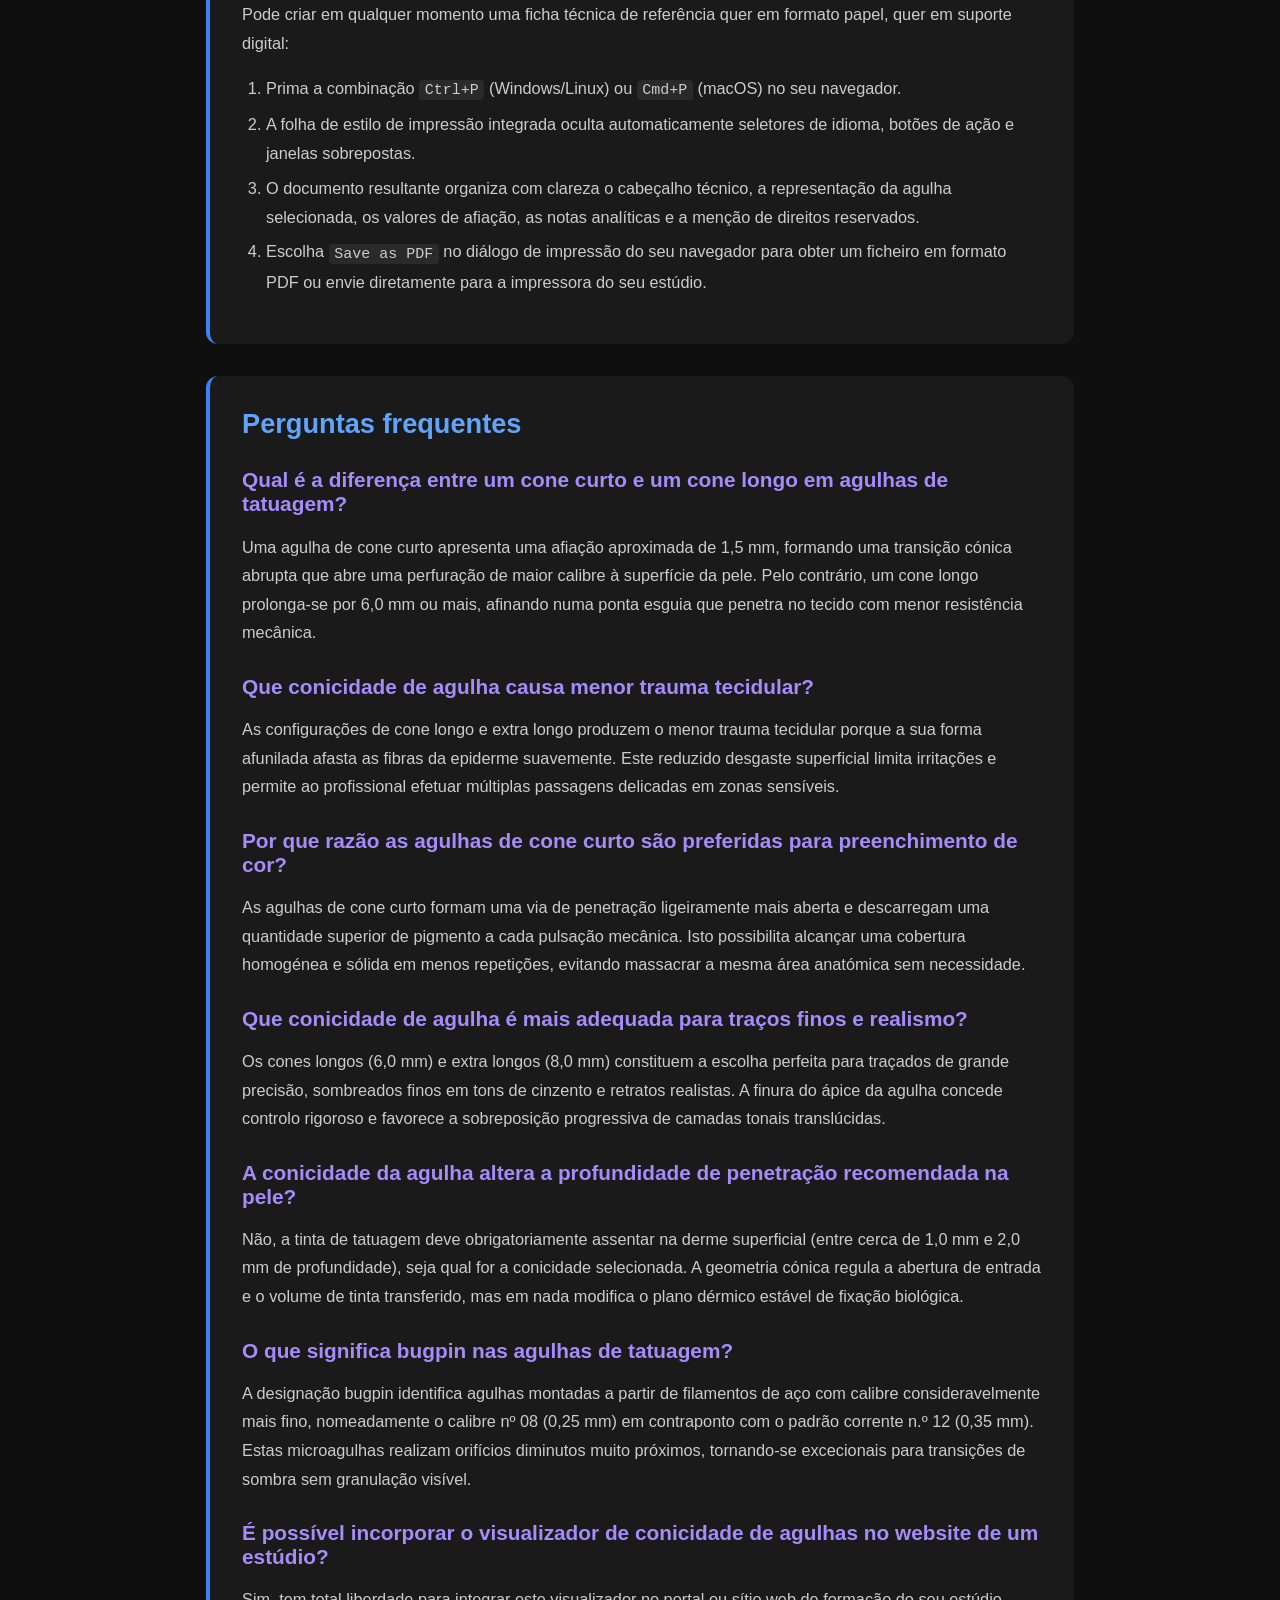
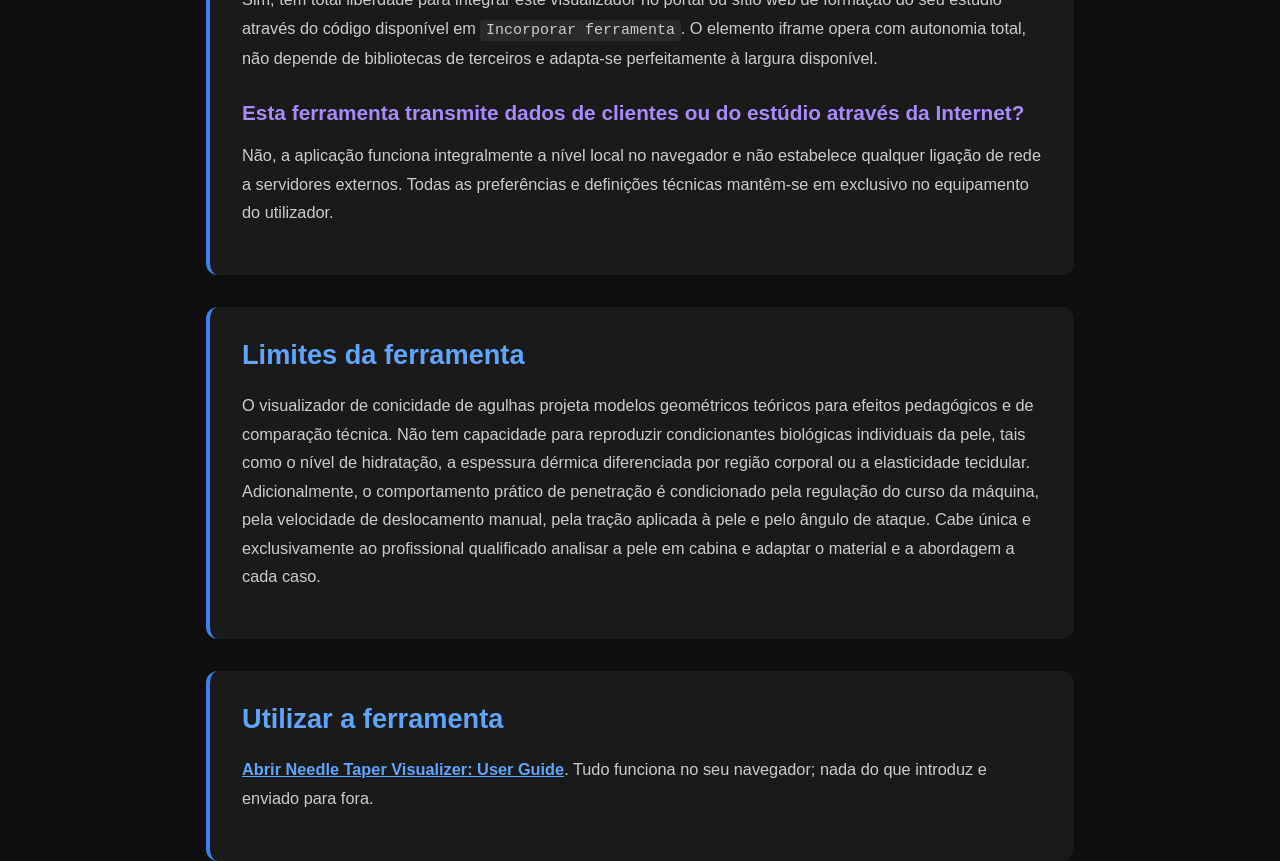
<file: documentation-pt.html>
<!DOCTYPE html>
<html lang="pt">
<head><meta name="robots" content="noindex,nofollow">
    <meta charset="UTF-8">
    <meta name="viewport" content="width=device-width, initial-scale=1.0">
    <title>Needle Taper Visualizer: User Guide Documentacao | Poli International</title>
    <meta name="description" content="Compare how conical needle-taper length trades puncture size against pigment delivery.">
    <link rel="canonical" href="https://poliinternational.com/needle-taper-visualizer/">
    <style>
        body { background: #0f0f0f; color: #fff; font-family: -apple-system, BlinkMacSystemFont, "Segoe UI", Roboto, sans-serif; margin: 0; padding: 0; }
        body.in-iframe .doc-hero h1 { display: none; }
        * { box-sizing: border-box; }
        .entry-content { max-width: 900px; margin: 0 auto; padding: 2rem 1rem; }
        .doc-hero { background: linear-gradient(135deg, #3B82F6, #8B5CF6); padding: 3rem 2rem; text-align: center; border-radius: 0.75rem; margin-bottom: 2rem; }
        .doc-hero h1 { font-size: 2.2rem; margin: 0 0 1rem; font-weight: 700; }
        .doc-hero p { font-size: 1.15rem; color: #E0E7FF; margin: 0; }
        .doc-hero .v2 { display: inline-block; margin-bottom: 1rem; padding: 0.2rem 0.75rem; border-radius: 999px; background: #10B981; color: #04241a; font-weight: 800; font-size: 0.8rem; letter-spacing: 0.08em; }
        .doc-section { margin: 2rem 0; padding: 2rem; background: #1a1a1a; border-radius: 0.75rem; border-left: 4px solid #3B82F6; }
        .doc-section h2 { color: #60A5FA; font-size: 1.7rem; margin: 0 0 1.25rem; font-weight: 600; }
        .doc-section h3 { color: #A78BFA; font-size: 1.3rem; margin: 1.75rem 0 0.75rem; font-weight: 600; }
        .doc-section p, .doc-section li { color: #ccc; line-height: 1.75; font-size: 1.02rem; }
        .doc-section ul, .doc-section ol { padding-left: 1.5rem; }
        .doc-section li { margin: 0.4rem 0; }
        .doc-section code { background: #2a2a2a; padding: 0.1rem 0.35rem; border-radius: 0.25rem; font-size: 0.92em; }
        .doc-section a { color: #60A5FA; font-weight: 600; }
        .highlight-box { background: linear-gradient(135deg, #1E3A8A, #4C1D95); padding: 1.25rem 1.5rem; border-radius: 0.5rem; margin: 1.5rem 0; border-left: 4px solid #10B981; }
        .highlight-box p { color: #E0E7FF; margin: 0; }
        table { width: 100%; border-collapse: collapse; margin: 1.5rem 0; }
        th, td { padding: 0.75rem; text-align: left; border: 1px solid #333; vertical-align: top; }
        th { background: #2a2a2a; color: #60A5FA; }
        td { color: #ccc; }
        .doc-langs { display: flex; flex-wrap: wrap; gap: 0.4rem; margin: 0 0 1.5rem; font-size: 0.9rem; }
        .doc-langs a, .doc-langs span { padding: 0.3rem 0.7rem; border-radius: 999px; border: 1px solid #333; text-decoration: none; }
        .doc-langs a { color: #60A5FA; }
        .doc-langs span { background: #1E3A8A; color: #E0E7FF; border-color: #1E3A8A; font-weight: 700; }
    </style>
</head>
<body>
<nav class="doc-langs" aria-label="Idioma da documentação" style="display:flex;flex-wrap:wrap;gap:6px 14px;max-width:900px;margin:12px auto 0;padding:0 16px;font-size:14px;"><a lang="en" href="documentation.html">English</a><a lang="fr" href="documentation-fr.html">Français</a><a lang="de" href="documentation-de.html">Deutsch</a><a lang="it" href="documentation-it.html">Italiano</a><a lang="es" href="documentation-es.html">Español</a><a lang="nl" href="documentation-nl.html">Nederlands</a><span lang="pt">Português</span><a lang="th" href="documentation-th.html">ไทย</a></nav>
<script>if (window.self !== window.top) document.body.classList.add('in-iframe');</script>
    <div class="entry-content">
        <div class="doc-hero">
            <span class="v2">V2</span>
            <h1>Needle Taper Visualizer: User Guide</h1>
            <p>Compare how conical needle-taper length trades puncture size against pigment delivery.</p>
        </div>
        <p>O visualizador de conicidade de agulhas é uma ferramenta interativa de consulta que modela a geometria cónica da ponta das agulhas relativamente às camadas anatómicas da pele, apoiando tatuadores, body piercers e aprendizes na compreensão dos perfis de penetração e da dinâmica de libertação de pigmento.</p>
        <div class="doc-section">
        <h2>Para que serve</h2>
        <p>Esta ferramenta demonstra graficamente como a extensão da afiação cónica da agulha (taper) influencia o diâmetro do orifício de entrada durante a progressão da epiderme para a derme. Ao confrontar perfis de cone curto, médio, longo e extra longo em função de diferentes calibres de fio e profundidades de introdução, os profissionais podem avaliar com precisão a repercussão direta no trauma tecidular, no fluxo de tinta e nas decisões práticas de trabalho no estúdio.</p>
        </div>
        <div class="doc-section">
        <h2>A quem se destina</h2>
        <ul>
        <li>Tatuadores profissionais que procuram a conicidade ideal para preenchimentos cromáticos densos, sombras suaves ou linhas de precisão.</li>
        <li>Aprendizes de tatuagem que estudam anatomia cutânea, dinâmica de perfuração e o comportamento mecânico de feixes de agulhas em aço.</li>
        <li>Formadores técnicos e instrutores em seminários dedicados à preservação da integridade dérmica e à saturação homogénea.</li>
        <li>Body piercers e profissionais de modificação corporal que analisam a resposta mecânica do bisel cónico e a dilatação tecidular em corte.</li>
        </ul>
        </div>
        <div class="doc-section">
        <h2>Como utilizar</h2>
        <h3>Seleção de idioma</h3>
        <ol>
        <li>Abra o menu suspenso <code>Seleção de idioma</code> situado no canto superior direito do cabeçalho.</li>
        <li>Escolha entre os oito idiomas suportados: <code>Inglês (EN)</code>, <code>Espanhol (ES)</code>, <code>Francês (FR)</code>, <code>Alemão (DE)</code>, <code>Italiano (IT)</code>, <code>Português (PT)</code>, <code>Holandês (NL)</code> ou <code>Tailandês (TH)</code>.</li>
        <li>A interface converte de imediato todos os seletores, legendas do esquema anatómico e apontamentos técnicos para o idioma selecionado.</li>
        </ol>
        <h3>Alternar modo escuro</h3>
        <ol>
        <li>Clique no botão <code>Alternar modo escuro</code> na barra de topo.</li>
        <li>O ecrã alterna entre um esquema escuro para ambientes com iluminação suave de estúdio e um tema claro de elevado contraste para consulta técnica.</li>
        <li>A preferência de visualização fica guardada de forma automática no armazenamento local do navegador para acessos posteriores.</li>
        </ol>
        <h3>Janela para incorporar ferramenta</h3>
        <ol>
        <li>Clique em <code>Incorporar ferramenta</code> no cabeçalho.</li>
        <li>Na janela de diálogo <code>Incorporar este visualizador</code>, localize o campo <code>Código de incorporação</code> e clique em <code>Copiar o código</code>.</li>
        <li>Quando o botão apresentar a confirmação <code>Copiado!</code>, cole o fragmento iframe responsivo no código-fonte do seu sítio web ou intranet de formação.</li>
        <li>Poderá também clicar em <code>Explorar mais ferramentas gratuitas</code> para aceder à coleção de utilitários de bancada, ou fechar o diálogo clicando em <code>Fechar</code>.</li>
        </ol>
        <h3>Configuração do cone</h3>
        <ol>
        <li>No painel <code>Configuração do cone</code>, localize a secção <code>Seleção de conicidade</code>.</li>
        <li>Escolha um dos quatro perfis normalizados de afiação:</li>
        </ol>
        <ul>
        <li><code>Cone curto (ST)</code>: afiação de 1,5 mm com ombro cónico acentuado para uma rápida libertação de pigmento.</li>
        <li><code>Cone médio (MT)</code>: afiação de 2,5 mm como padrão polivalente e versátil para as tarefas diárias do estúdio.</li>
        <li><code>Cone longo (LT)</code>: afiação de 6,0 mm com perfil delgado que assegura uma penetração suave e progressiva.</li>
        <li><code>Cone extra longo (ELT)</code>: afiação de 8,0 mm desenvolvida para produzir o mínimo deslocamento dérmico superficial.</li>
        </ul>
        <ol>
        <li>O diagrama transversal e os indicadores qualitativos atualizam-se instantaneamente em conformidade.</li>
        </ol>
        <h3>Seleção do calibre da agulha</h3>
        <ol>
        <li>Na secção <code>Calibre da agulha</code>, repare no distintivo <code>Apenas ilustrativo</code> e na nota: <code>Ajusta a espessura da agulha em corte transversal no diagrama</code>.</li>
        <li>Defina o diâmetro do fio no menu <code>Calibre da agulha</code>: <code>nº 08 (0,25 mm) - Bugpin</code>, <code>nº 10 (0,30 mm) - Double Zero</code> ou <code>n.º 12 (0,35 mm) - Padrão</code>.</li>
        <li>A haste da agulha ajusta de imediato a sua espessura proporcional no esquema em corte.</li>
        </ol>
        <h3>Controlo deslizante de profundidade anatómica de penetração</h3>
        <ol>
        <li>No bloco <code>Profundidade anatómica</code>, observe o rótulo <code>Apenas ilustrativo</code> e o aviso: <code>Ajusta a profundidade de penetração no diagrama</code>.</li>
        <li>Mova o cursor <code>Profundidade anatómica de penetração</code> entre 0,5 mm e 2,5 mm.</li>
        <li>O modelo desloca verticalmente a agulha pelas camadas cutâneas, permitindo visualizar a relação geométrica do cone com a derme alvo.</li>
        </ol>
        <h3>Área de visualização em corte anatómico</h3>
        <ol>
        <li>Observe o espaço gráfico principal denominado <code>Área de visualização no ecrã</code> e o respetivo <code>Esquema de interação entre a conicidade da agulha e as camadas dérmicas</code>.</li>
        <li>Identifique as estruturas anatómicas delineadas: a camada de topo corresponde à <code>EPIDERME (Camada superficial)</code>, enquanto a área de depósito permanente é a <code>DERME (Camada alvo)</code>.</li>
        <li>Confirme a cota dimensional dinâmica junto à extremidade da haste: <code>Conicidade: {length} mm</code>.</li>
        <li>Observe o halo luminoso concêntrico que representa a área relativa de expansão tecidular no ponto de introdução.</li>
        </ol>
        <h3>Análise qualitativa de trauma tecidular e libertação de pigmento</h3>
        <ol>
        <li>Consulte os três módulos informativos abaixo da área gráfica:</li>
        </ol>
        <ul>
        <li><code>Tendência de trauma tecidular</code>: hierarquiza o impacto mecânico em três patamares (<code>Acentuado</code>, <code>Moderado</code>, <code>Reduzido</code>) segundo o ângulo da afiação.</li>
        <li><code>Tendência de libertação de pigmento</code>: quantifica o débito de tinta por ciclo em três intensidades (<code>Intensa</code>, <code>Controlada</code>, <code>Subtil</code>).</li>
        <li><code>Tendências de aplicação</code>: indica os métodos adequados de trabalho, incluindo preenchimentos densos, traçado firme, sombreados suaves ou realismo de lavagem gradual.</li>
        </ul>
        <ol>
        <li>Note a correlação evidente: cones curtos privilegiam o depósito imediato, ao passo que cones longos poupam a integridade superficial da epiderme.</li>
        </ol>
        <h3>Ferramentas de estúdio relacionadas</h3>
        <ol>
        <li>Desloque o ecrã até à secção <code>Ferramentas de estúdio relacionadas</code> situada logo abaixo das fichas analíticas.</li>
        <li>Clique em <a href="https://poliinternational.com/machine-voltage-configurator/" target="_top">Machine Voltage Configurator</a> para afinar tensões elétricas e ciclos de batida do motor.</li>
        <li>Clique em <a href="https://poliinternational.com/needle-selector/" target="_top">Needle Selector</a> para configurar agrupamentos de agulhas, modelos de cartuchos e quantidades de pontas.</li>
        </ol>
        </div>
        <div class="doc-section">
        <h2>O que a ferramenta não faz</h2>
        <p>Este simulador visual atém-se exclusivamente à geometria unitária do cone da agulha e à profundidade dérmica, delegando as restantes determinações a ferramentas específicas da Poli International:</p>
        <ul>
        <li>Não calcula tensões elétricas de alimentação de fontes, curso mecânico do stroke nem velocidades rotativas de motores. Para calibração de voltagens e ciclos mecânicos, utilize o <a href="https://poliinternational.com/machine-voltage-configurator/" target="_top">Machine Voltage Configurator</a>.</li>
        <li>Não prescreve conjuntos acabados de cartuchos (liners, shaders, magnums) nem quantidades de pontas para um desenho específico. Para seleção de feixes de agulhas, consulte o <a href="https://poliinternational.com/needle-selector/" target="_top">Needle Selector</a>.</li>
        <li>Não efetua levantamento de custos de consumíveis, gestão de inventários de material nem definição de preços por hora do estúdio. Para projeções orçamentais e rácios de rentabilidade, consulte o <a href="https://poliinternational.com/studio-pricing-benchmark/" target="_top">Studio Pricing Benchmark</a>.</li>
        </ul>
        </div>
        <div class="doc-section">
        <h2>Onde residem os seus dados</h2>
        <p>Todos os procedimentos de cálculo do visualizador decorrem estritamente de forma local no navegador de Internet do seu equipamento. Não existe comunicação com redes externas, não são descarregados scripts exteriores de monitorização e não se recorre a qualquer base de dados remota.</p>
        <p>São retidas unicamente duas variáveis de preferência no armazenamento local do navegador: <code>poli_tools_language</code> para o idioma selecionado e <code>theme</code> para o modo claro ou escuro. Ao efetuar a limpeza da memória temporária ou dos dados de navegação, a ferramenta repõe as definições originais (inglês e modo escuro). A exportação resume-se à cópia para a área de transferência do código do iframe ou à impressão de um resumo técnico estruturado gerado pelo navegador.</p>
        </div>
        <div class="doc-section">
        <h2>Impressão e exportação</h2>
        <p>Pode criar em qualquer momento uma ficha técnica de referência quer em formato papel, quer em suporte digital:</p>
        <ol>
        <li>Prima a combinação <code>Ctrl+P</code> (Windows/Linux) ou <code>Cmd+P</code> (macOS) no seu navegador.</li>
        <li>A folha de estilo de impressão integrada oculta automaticamente seletores de idioma, botões de ação e janelas sobrepostas.</li>
        <li>O documento resultante organiza com clareza o cabeçalho técnico, a representação da agulha selecionada, os valores de afiação, as notas analíticas e a menção de direitos reservados.</li>
        <li>Escolha <code>Save as PDF</code> no diálogo de impressão do seu navegador para obter um ficheiro em formato PDF ou envie diretamente para a impressora do seu estúdio.</li>
        </ol>
        </div>
        <div class="doc-section">
        <h2>Perguntas frequentes</h2>
        <h3>Qual é a diferença entre um cone curto e um cone longo em agulhas de tatuagem?</h3>
        <p>Uma agulha de cone curto apresenta uma afiação aproximada de 1,5 mm, formando uma transição cónica abrupta que abre uma perfuração de maior calibre à superfície da pele. Pelo contrário, um cone longo prolonga-se por 6,0 mm ou mais, afinando numa ponta esguia que penetra no tecido com menor resistência mecânica.</p>
        <h3>Que conicidade de agulha causa menor trauma tecidular?</h3>
        <p>As configurações de cone longo e extra longo produzem o menor trauma tecidular porque a sua forma afunilada afasta as fibras da epiderme suavemente. Este reduzido desgaste superficial limita irritações e permite ao profissional efetuar múltiplas passagens delicadas em zonas sensíveis.</p>
        <h3>Por que razão as agulhas de cone curto são preferidas para preenchimento de cor?</h3>
        <p>As agulhas de cone curto formam uma via de penetração ligeiramente mais aberta e descarregam uma quantidade superior de pigmento a cada pulsação mecânica. Isto possibilita alcançar uma cobertura homogénea e sólida em menos repetições, evitando massacrar a mesma área anatómica sem necessidade.</p>
        <h3>Que conicidade de agulha é mais adequada para traços finos e realismo?</h3>
        <p>Os cones longos (6,0 mm) e extra longos (8,0 mm) constituem a escolha perfeita para traçados de grande precisão, sombreados finos em tons de cinzento e retratos realistas. A finura do ápice da agulha concede controlo rigoroso e favorece a sobreposição progressiva de camadas tonais translúcidas.</p>
        <h3>A conicidade da agulha altera a profundidade de penetração recomendada na pele?</h3>
        <p>Não, a tinta de tatuagem deve obrigatoriamente assentar na derme superficial (entre cerca de 1,0 mm e 2,0 mm de profundidade), seja qual for a conicidade selecionada. A geometria cónica regula a abertura de entrada e o volume de tinta transferido, mas em nada modifica o plano dérmico estável de fixação biológica.</p>
        <h3>O que significa bugpin nas agulhas de tatuagem?</h3>
        <p>A designação bugpin identifica agulhas montadas a partir de filamentos de aço com calibre consideravelmente mais fino, nomeadamente o calibre nº 08 (0,25 mm) em contraponto com o padrão corrente n.º 12 (0,35 mm). Estas microagulhas realizam orifícios diminutos muito próximos, tornando-se excecionais para transições de sombra sem granulação visível.</p>
        <h3>É possível incorporar o visualizador de conicidade de agulhas no website de um estúdio?</h3>
        <p>Sim, tem total liberdade para integrar este visualizador no portal ou sítio web de formação do seu estúdio através do código disponível em <code>Incorporar ferramenta</code>. O elemento iframe opera com autonomia total, não depende de bibliotecas de terceiros e adapta-se perfeitamente à largura disponível.</p>
        <h3>Esta ferramenta transmite dados de clientes ou do estúdio através da Internet?</h3>
        <p>Não, a aplicação funciona integralmente a nível local no navegador e não estabelece qualquer ligação de rede a servidores externos. Todas as preferências e definições técnicas mantêm-se em exclusivo no equipamento do utilizador.</p>
        </div>
        <div class="doc-section">
        <h2>Limites da ferramenta</h2>
        <p>O visualizador de conicidade de agulhas projeta modelos geométricos teóricos para efeitos pedagógicos e de comparação técnica. Não tem capacidade para reproduzir condicionantes biológicas individuais da pele, tais como o nível de hidratação, a espessura dérmica diferenciada por região corporal ou a elasticidade tecidular. Adicionalmente, o comportamento prático de penetração é condicionado pela regulação do curso da máquina, pela velocidade de deslocamento manual, pela tração aplicada à pele e pelo ângulo de ataque. Cabe única e exclusivamente ao profissional qualificado analisar a pele em cabina e adaptar o material e a abordagem a cada caso.</p>
        </div>
        <div class="doc-section">
            <h2>Utilizar a ferramenta</h2>
            <p><a href="https://poliinternational.com/needle-taper-visualizer/" target="_top">Abrir Needle Taper Visualizer: User Guide</a>. Tudo funciona no seu navegador; nada do que introduz e enviado para fora.</p>
        </div>
    </div>
</body>
</html>
</file>
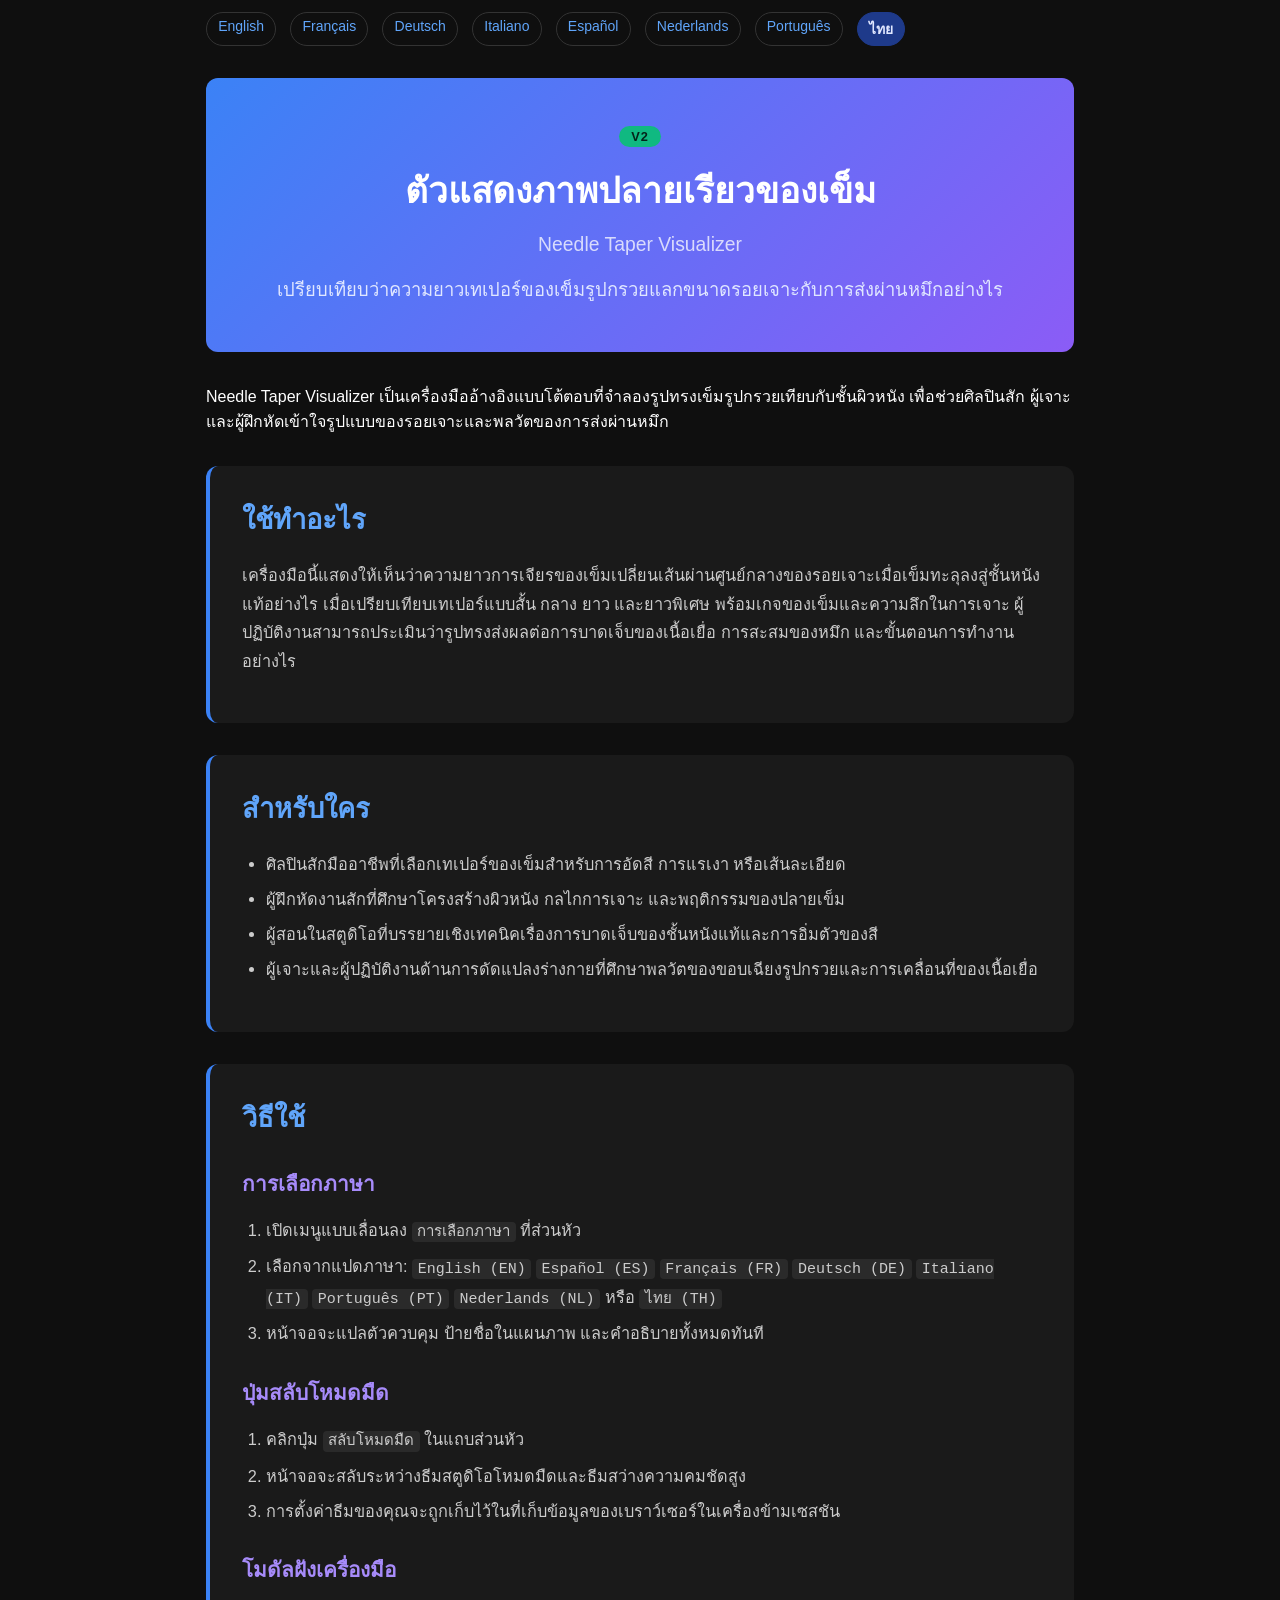
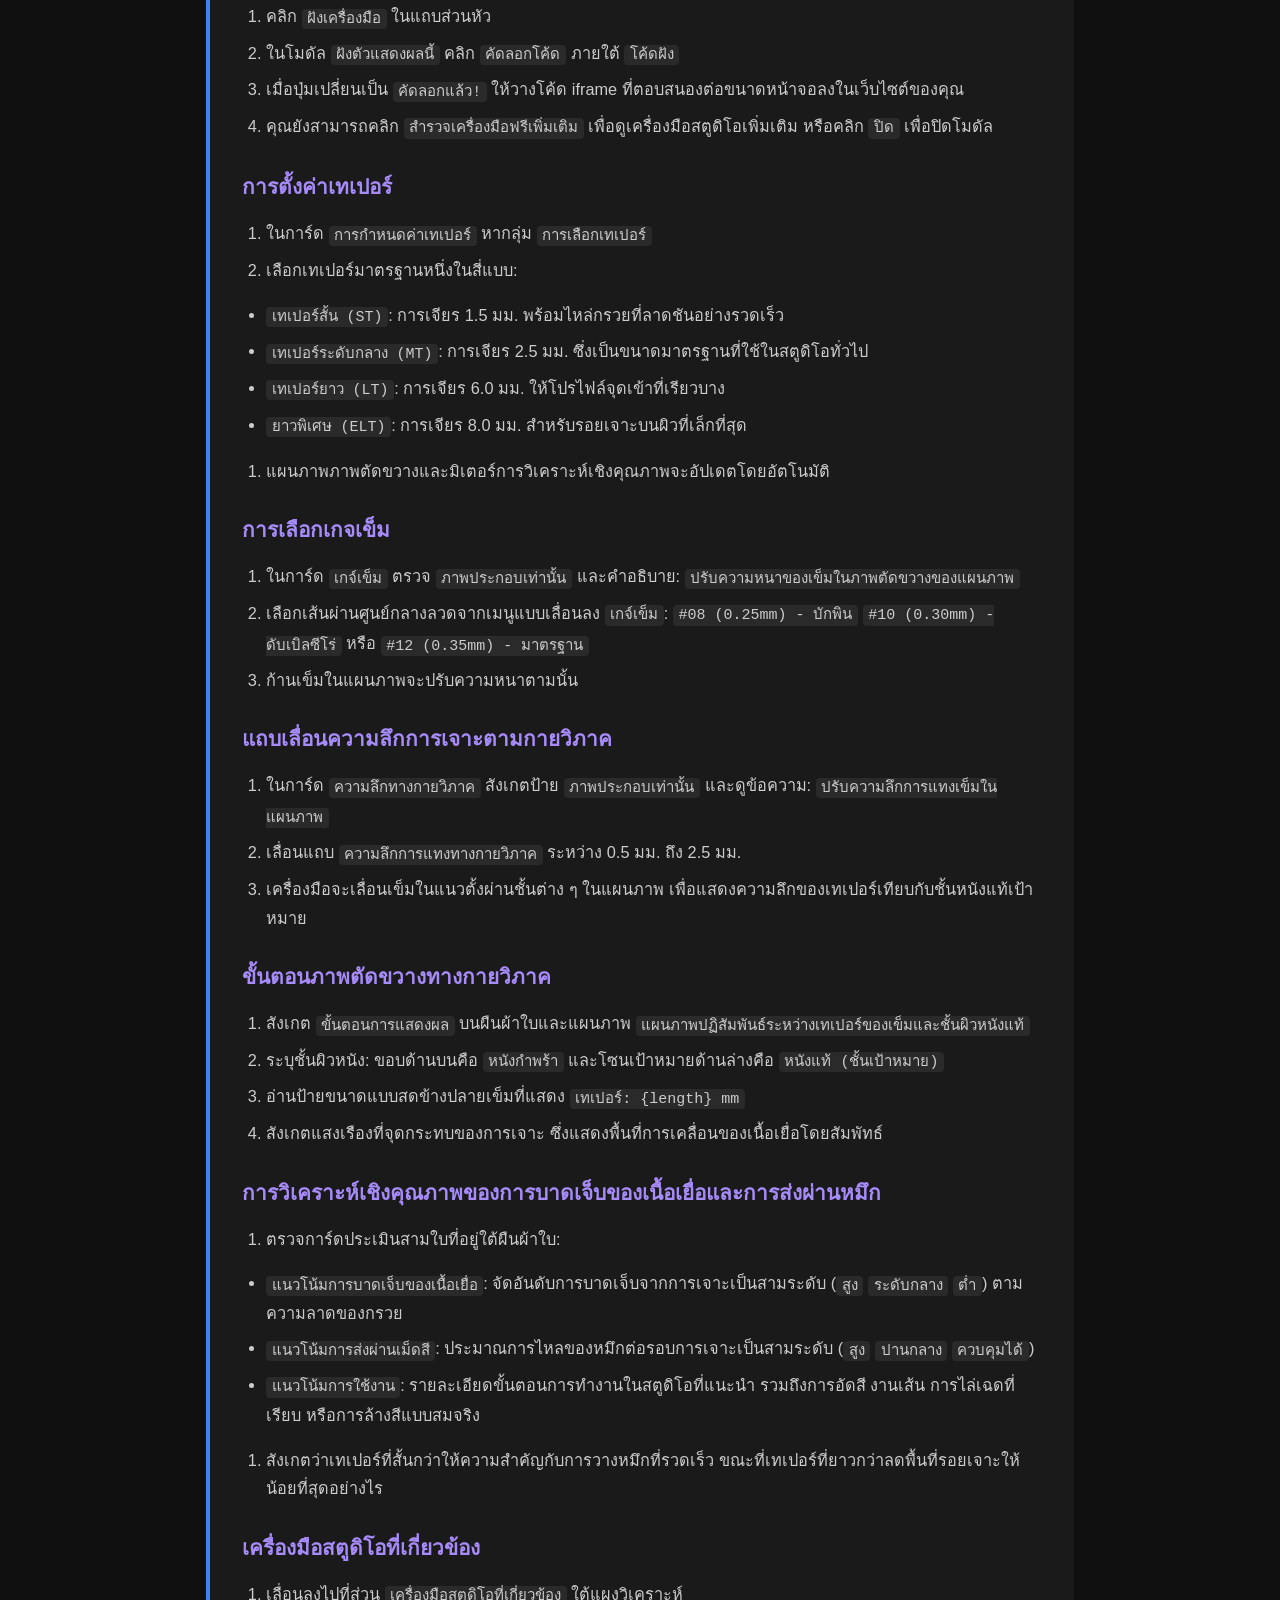
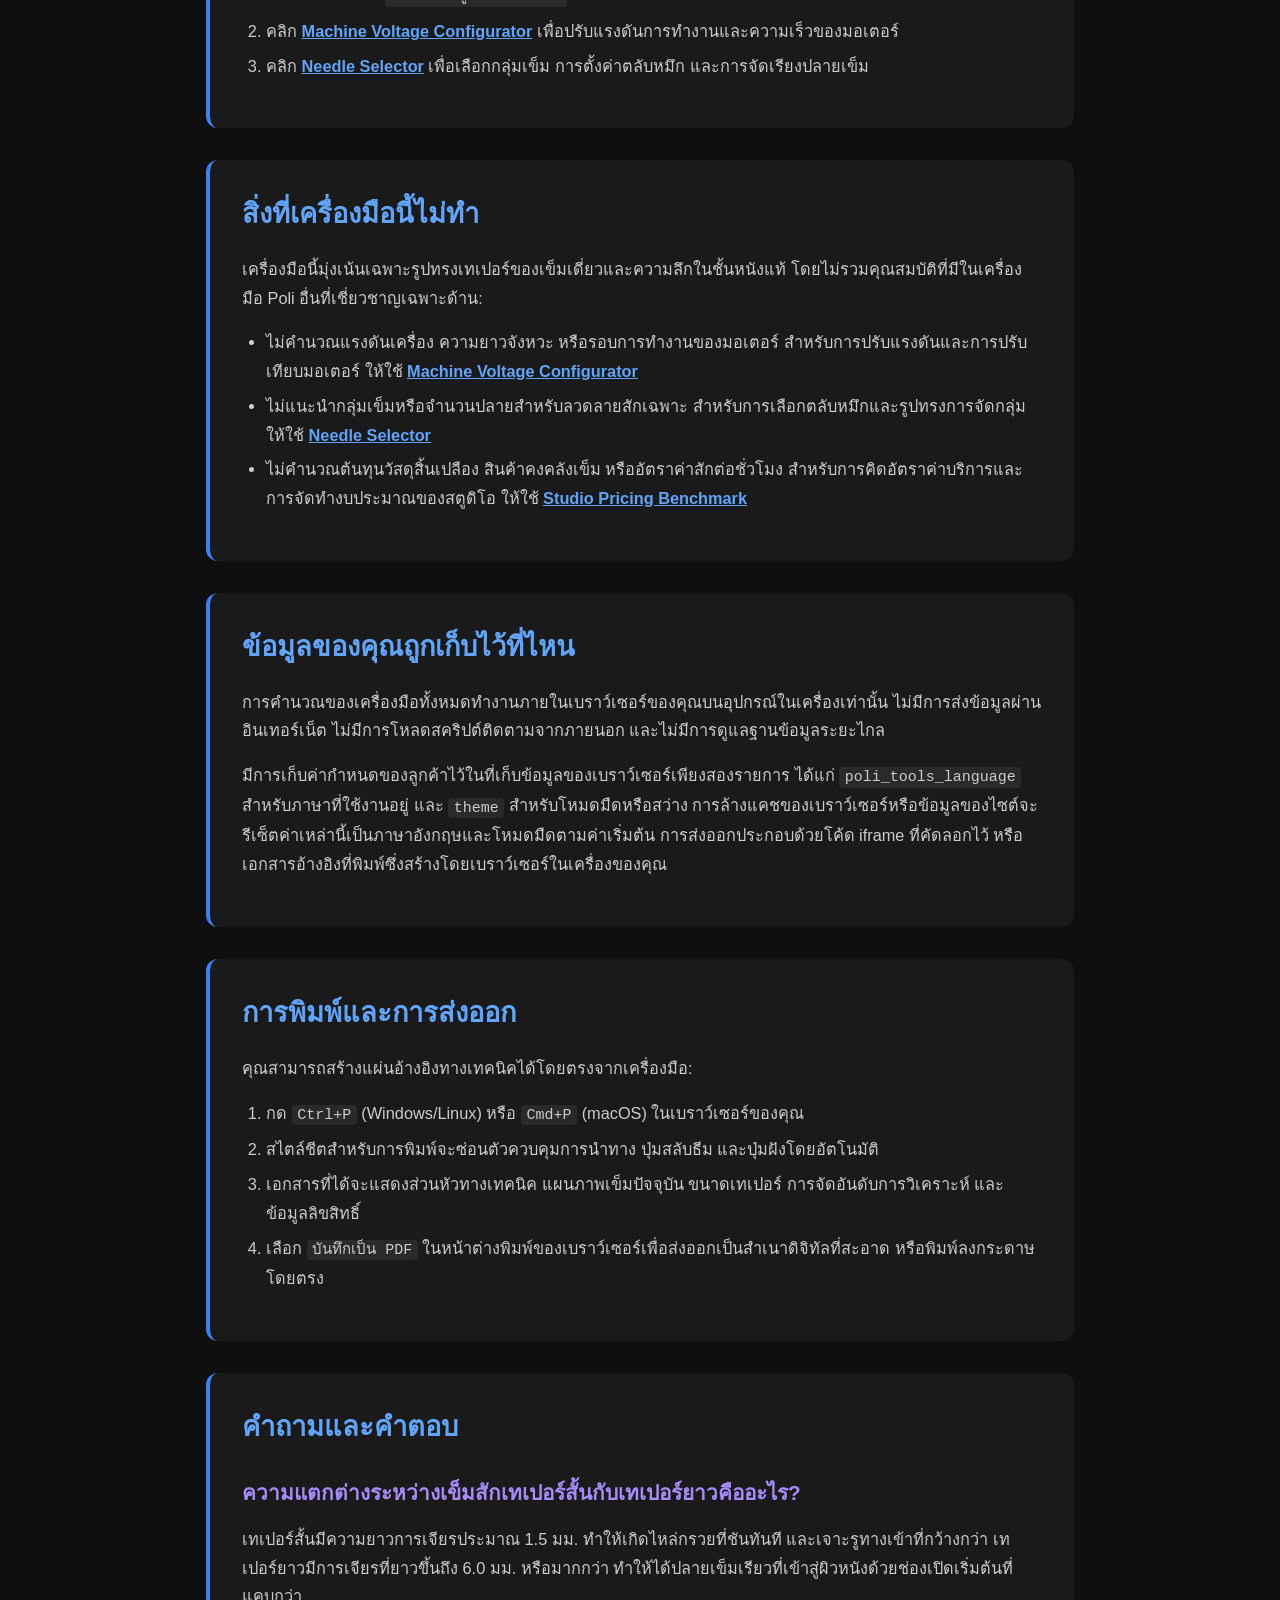
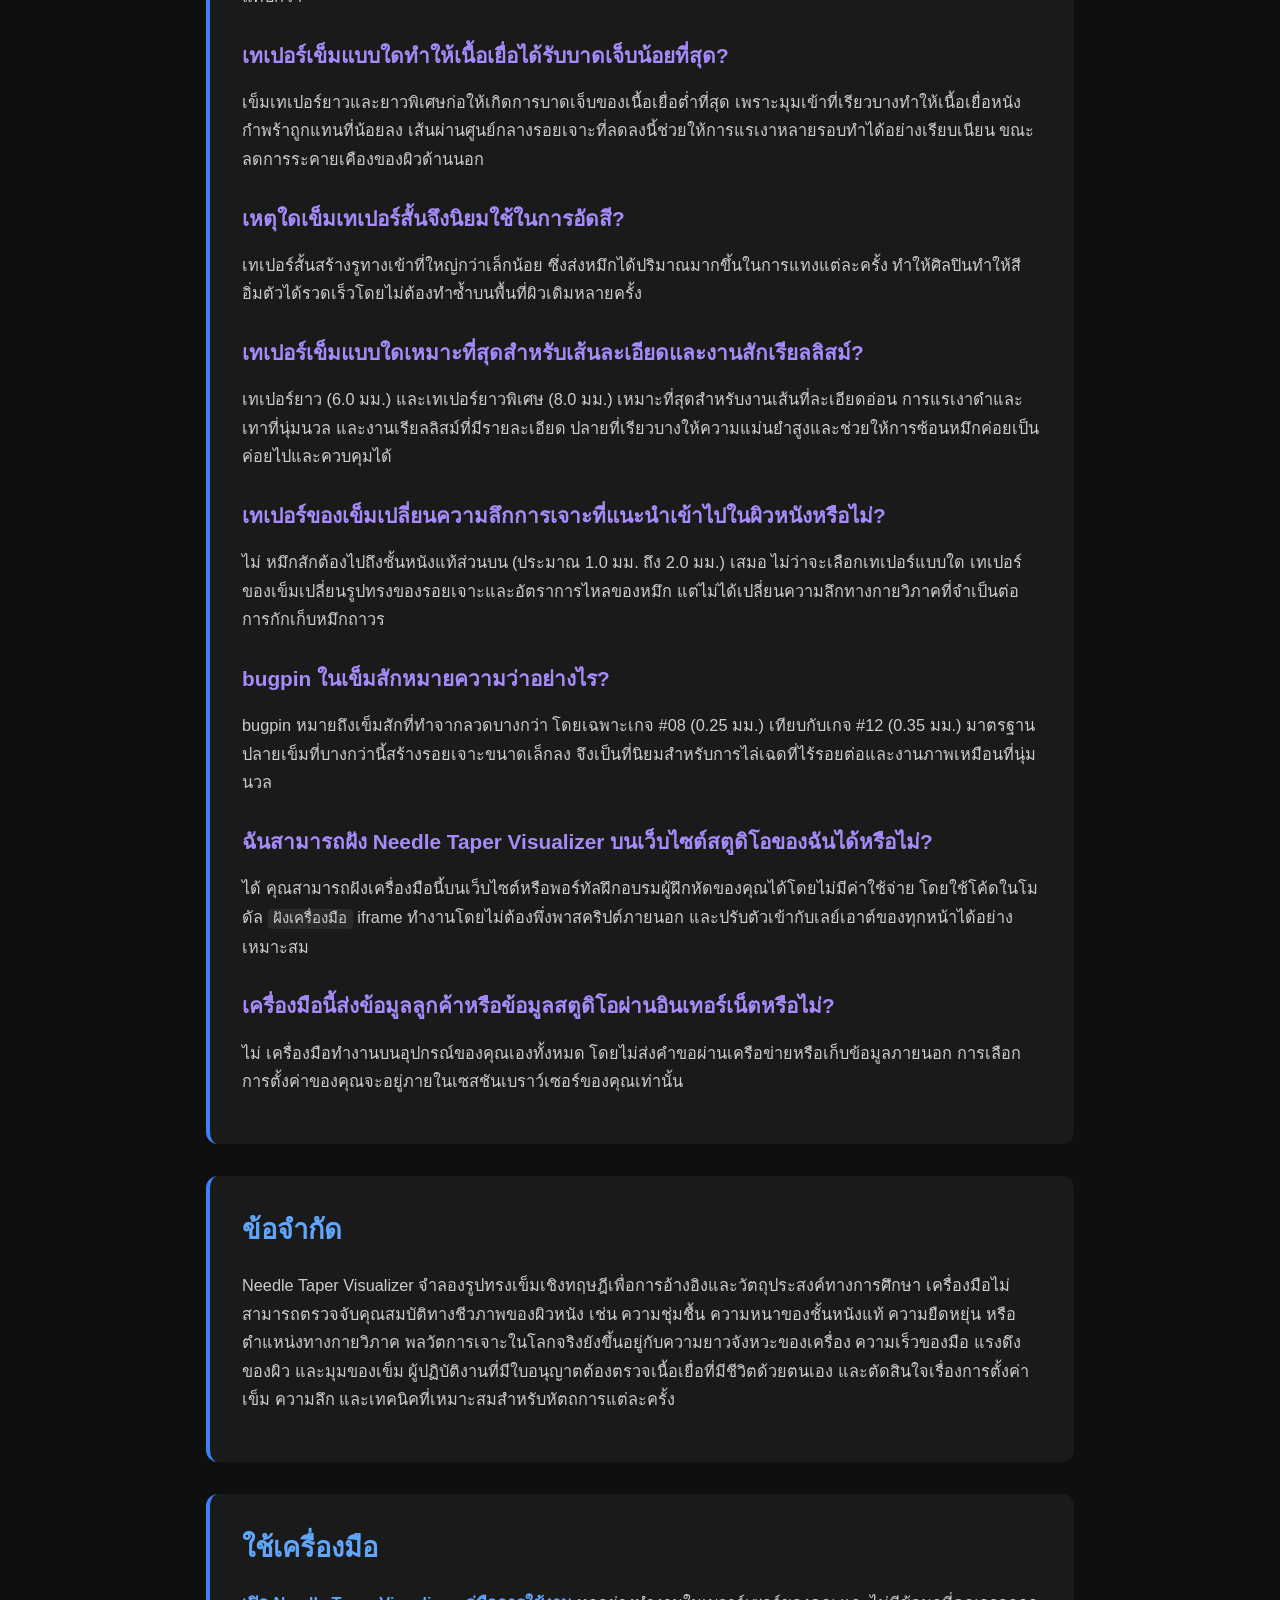
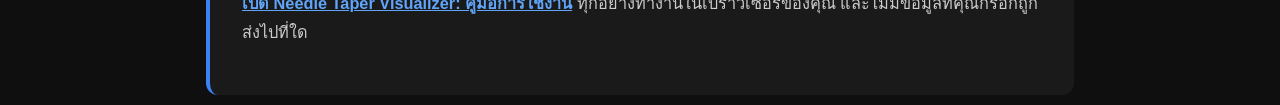
<file: documentation-th.html>
<!DOCTYPE html>
<html lang="th">
<head><meta name="robots" content="noindex,nofollow">
    <meta charset="UTF-8">
    <meta name="viewport" content="width=device-width, initial-scale=1.0">
    <title>Needle Taper Visualizer: คู่มือการใช้งาน | Poli International</title>
    <meta name="description" content="เปรียบเทียบว่าความยาวเทเปอร์ของเข็มรูปกรวยแลกขนาดรอยเจาะกับการส่งผ่านหมึกอย่างไร">
    <link rel="canonical" href="https://poliinternational.com/needle-taper-visualizer/">
    <style>
        body { background: #0f0f0f; color: #fff; font-family: -apple-system, BlinkMacSystemFont, "Segoe UI", Roboto, sans-serif; margin: 0; padding: 0; }
        body.in-iframe .doc-hero h1 { display: none; }
        * { box-sizing: border-box; }
        .entry-content { max-width: 900px; margin: 0 auto; padding: 2rem 1rem; }
        .doc-hero { background: linear-gradient(135deg, #3B82F6, #8B5CF6); padding: 3rem 2rem; text-align: center; border-radius: 0.75rem; margin-bottom: 2rem; }
        .doc-hero h1 { font-size: 2.2rem; margin: 0 0 1rem; font-weight: 700; }
        .doc-hero p { font-size: 1.15rem; color: #E0E7FF; margin: 0; }
        .doc-hero .v2 { display: inline-block; margin-bottom: 1rem; padding: 0.2rem 0.75rem; border-radius: 999px; background: #10B981; color: #04241a; font-weight: 800; font-size: 0.8rem; letter-spacing: 0.08em; }
        .doc-section { margin: 2rem 0; padding: 2rem; background: #1a1a1a; border-radius: 0.75rem; border-left: 4px solid #3B82F6; }
        .doc-section h2 { color: #60A5FA; font-size: 1.7rem; margin: 0 0 1.25rem; font-weight: 600; }
        .doc-section h3 { color: #A78BFA; font-size: 1.3rem; margin: 1.75rem 0 0.75rem; font-weight: 600; }
        .doc-section p, .doc-section li { color: #ccc; line-height: 1.75; font-size: 1.02rem; }
        .doc-section ul, .doc-section ol { padding-left: 1.5rem; }
        .doc-section li { margin: 0.4rem 0; }
        .doc-section code { background: #2a2a2a; padding: 0.1rem 0.35rem; border-radius: 0.25rem; font-size: 0.92em; }
        .doc-section a { color: #60A5FA; font-weight: 600; }
        .highlight-box { background: linear-gradient(135deg, #1E3A8A, #4C1D95); padding: 1.25rem 1.5rem; border-radius: 0.5rem; margin: 1.5rem 0; border-left: 4px solid #10B981; }
        .highlight-box p { color: #E0E7FF; margin: 0; }
        table { width: 100%; border-collapse: collapse; margin: 1.5rem 0; }
        th, td { padding: 0.75rem; text-align: left; border: 1px solid #333; vertical-align: top; }
        th { background: #2a2a2a; color: #60A5FA; }
        td { color: #ccc; }
        .doc-langs { display: flex; flex-wrap: wrap; gap: 0.4rem; margin: 0 0 1.5rem; font-size: 0.9rem; }
        .doc-langs a, .doc-langs span { padding: 0.3rem 0.7rem; border-radius: 999px; border: 1px solid #333; text-decoration: none; }
        .doc-langs a { color: #60A5FA; }
        .doc-langs span { background: #1E3A8A; color: #E0E7FF; border-color: #1E3A8A; font-weight: 700; }
    </style>
</head>
<body>
<nav class="doc-langs" aria-label="ภาษาของคู่มือ" style="display:flex;flex-wrap:wrap;gap:6px 14px;max-width:900px;margin:12px auto 0;padding:0 16px;font-size:14px;"><a lang="en" href="documentation.html">English</a><a lang="fr" href="documentation-fr.html">Français</a><a lang="de" href="documentation-de.html">Deutsch</a><a lang="it" href="documentation-it.html">Italiano</a><a lang="es" href="documentation-es.html">Español</a><a lang="nl" href="documentation-nl.html">Nederlands</a><a lang="pt" href="documentation-pt.html">Português</a><span lang="th">ไทย</span></nav>
<script>if (window.self !== window.top) document.body.classList.add('in-iframe');</script>
    <div class="entry-content">
        <div class="doc-hero">
            <span class="v2">V2</span>
            <h1>ตัวแสดงภาพปลายเรียวของเข็ม<br><small lang="en" style="font-size:0.55em;font-weight:500;opacity:0.75;">Needle Taper Visualizer</small></h1>
            <p>เปรียบเทียบว่าความยาวเทเปอร์ของเข็มรูปกรวยแลกขนาดรอยเจาะกับการส่งผ่านหมึกอย่างไร</p>
        </div>
        <p>Needle Taper Visualizer เป็นเครื่องมืออ้างอิงแบบโต้ตอบที่จำลองรูปทรงเข็มรูปกรวยเทียบกับชั้นผิวหนัง เพื่อช่วยศิลปินสัก ผู้เจาะ และผู้ฝึกหัดเข้าใจรูปแบบของรอยเจาะและพลวัตของการส่งผ่านหมึก</p>
        <div class="doc-section">
        <h2>ใช้ทำอะไร</h2>
        <p>เครื่องมือนี้แสดงให้เห็นว่าความยาวการเจียรของเข็มเปลี่ยนเส้นผ่านศูนย์กลางของรอยเจาะเมื่อเข็มทะลุลงสู่ชั้นหนังแท้อย่างไร เมื่อเปรียบเทียบเทเปอร์แบบสั้น กลาง ยาว และยาวพิเศษ พร้อมเกจของเข็มและความลึกในการเจาะ ผู้ปฏิบัติงานสามารถประเมินว่ารูปทรงส่งผลต่อการบาดเจ็บของเนื้อเยื่อ การสะสมของหมึก และขั้นตอนการทำงานอย่างไร</p>
        </div>
        <div class="doc-section">
        <h2>สำหรับใคร</h2>
        <ul>
        <li>ศิลปินสักมืออาชีพที่เลือกเทเปอร์ของเข็มสำหรับการอัดสี การแรเงา หรือเส้นละเอียด</li>
        <li>ผู้ฝึกหัดงานสักที่ศึกษาโครงสร้างผิวหนัง กลไกการเจาะ และพฤติกรรมของปลายเข็ม</li>
        <li>ผู้สอนในสตูดิโอที่บรรยายเชิงเทคนิคเรื่องการบาดเจ็บของชั้นหนังแท้และการอิ่มตัวของสี</li>
        <li>ผู้เจาะและผู้ปฏิบัติงานด้านการดัดแปลงร่างกายที่ศึกษาพลวัตของขอบเฉียงรูปกรวยและการเคลื่อนที่ของเนื้อเยื่อ</li>
        </ul>
        </div>
        <div class="doc-section">
        <h2>วิธีใช้</h2>
        <h3>การเลือกภาษา</h3>
        <ol>
        <li>เปิดเมนูแบบเลื่อนลง <code>การเลือกภาษา</code> ที่ส่วนหัว</li>
        <li>เลือกจากแปดภาษา: <code>English (EN)</code> <code>Español (ES)</code> <code>Français (FR)</code> <code>Deutsch (DE)</code> <code>Italiano (IT)</code> <code>Português (PT)</code> <code>Nederlands (NL)</code> หรือ <code>ไทย (TH)</code></li>
        <li>หน้าจอจะแปลตัวควบคุม ป้ายชื่อในแผนภาพ และคำอธิบายทั้งหมดทันที</li>
        </ol>
        <h3>ปุ่มสลับโหมดมืด</h3>
        <ol>
        <li>คลิกปุ่ม <code>สลับโหมดมืด</code> ในแถบส่วนหัว</li>
        <li>หน้าจอจะสลับระหว่างธีมสตูดิโอโหมดมืดและธีมสว่างความคมชัดสูง</li>
        <li>การตั้งค่าธีมของคุณจะถูกเก็บไว้ในที่เก็บข้อมูลของเบราว์เซอร์ในเครื่องข้ามเซสชัน</li>
        </ol>
        <h3>โมดัลฝังเครื่องมือ</h3>
        <ol>
        <li>คลิก <code>ฝังเครื่องมือ</code> ในแถบส่วนหัว</li>
        <li>ในโมดัล <code>ฝังตัวแสดงผลนี้</code> คลิก <code>คัดลอกโค้ด</code> ภายใต้ <code>โค้ดฝัง</code></li>
        <li>เมื่อปุ่มเปลี่ยนเป็น <code>คัดลอกแล้ว!</code> ให้วางโค้ด iframe ที่ตอบสนองต่อขนาดหน้าจอลงในเว็บไซต์ของคุณ</li>
        <li>คุณยังสามารถคลิก <code>สำรวจเครื่องมือฟรีเพิ่มเติม</code> เพื่อดูเครื่องมือสตูดิโอเพิ่มเติม หรือคลิก <code>ปิด</code> เพื่อปิดโมดัล</li>
        </ol>
        <h3>การตั้งค่าเทเปอร์</h3>
        <ol>
        <li>ในการ์ด <code>การกำหนดค่าเทเปอร์</code> หากลุ่ม <code>การเลือกเทเปอร์</code></li>
        <li>เลือกเทเปอร์มาตรฐานหนึ่งในสี่แบบ:</li>
        </ol>
        <ul>
        <li><code>เทเปอร์สั้น (ST)</code>: การเจียร 1.5 มม. พร้อมไหล่กรวยที่ลาดชันอย่างรวดเร็ว</li>
        <li><code>เทเปอร์ระดับกลาง (MT)</code>: การเจียร 2.5 มม. ซึ่งเป็นขนาดมาตรฐานที่ใช้ในสตูดิโอทั่วไป</li>
        <li><code>เทเปอร์ยาว (LT)</code>: การเจียร 6.0 มม. ให้โปรไฟล์จุดเข้าที่เรียวบาง</li>
        <li><code>ยาวพิเศษ (ELT)</code>: การเจียร 8.0 มม. สำหรับรอยเจาะบนผิวที่เล็กที่สุด</li>
        </ul>
        <ol>
        <li>แผนภาพภาพตัดขวางและมิเตอร์การวิเคราะห์เชิงคุณภาพจะอัปเดตโดยอัตโนมัติ</li>
        </ol>
        <h3>การเลือกเกจเข็ม</h3>
        <ol>
        <li>ในการ์ด <code>เกจ์เข็ม</code> ตรวจ <code>ภาพประกอบเท่านั้น</code> และคำอธิบาย: <code>ปรับความหนาของเข็มในภาพตัดขวางของแผนภาพ</code></li>
        <li>เลือกเส้นผ่านศูนย์กลางลวดจากเมนูแบบเลื่อนลง <code>เกจ์เข็ม</code>: <code>#08 (0.25mm) - บักพิน</code> <code>#10 (0.30mm) - ดับเบิลซีโร่</code> หรือ <code>#12 (0.35mm) - มาตรฐาน</code></li>
        <li>ก้านเข็มในแผนภาพจะปรับความหนาตามนั้น</li>
        </ol>
        <h3>แถบเลื่อนความลึกการเจาะตามกายวิภาค</h3>
        <ol>
        <li>ในการ์ด <code>ความลึกทางกายวิภาค</code> สังเกตป้าย <code>ภาพประกอบเท่านั้น</code> และดูข้อความ: <code>ปรับความลึกการแทงเข็มในแผนภาพ</code></li>
        <li>เลื่อนแถบ <code>ความลึกการแทงทางกายวิภาค</code> ระหว่าง 0.5 มม. ถึง 2.5 มม.</li>
        <li>เครื่องมือจะเลื่อนเข็มในแนวตั้งผ่านชั้นต่าง ๆ ในแผนภาพ เพื่อแสดงความลึกของเทเปอร์เทียบกับชั้นหนังแท้เป้าหมาย</li>
        </ol>
        <h3>ขั้นตอนภาพตัดขวางทางกายวิภาค</h3>
        <ol>
        <li>สังเกต <code>ขั้นตอนการแสดงผล</code> บนผืนผ้าใบและแผนภาพ <code>แผนภาพปฏิสัมพันธ์ระหว่างเทเปอร์ของเข็มและชั้นผิวหนังแท้</code></li>
        <li>ระบุชั้นผิวหนัง: ขอบด้านบนคือ <code>หนังกำพร้า</code> และโซนเป้าหมายด้านล่างคือ <code>หนังแท้ (ชั้นเป้าหมาย)</code></li>
        <li>อ่านป้ายขนาดแบบสดข้างปลายเข็มที่แสดง <code>เทเปอร์: {length} mm</code></li>
        <li>สังเกตแสงเรืองที่จุดกระทบของการเจาะ ซึ่งแสดงพื้นที่การเคลื่อนของเนื้อเยื่อโดยสัมพัทธ์</li>
        </ol>
        <h3>การวิเคราะห์เชิงคุณภาพของการบาดเจ็บของเนื้อเยื่อและการส่งผ่านหมึก</h3>
        <ol>
        <li>ตรวจการ์ดประเมินสามใบที่อยู่ใต้ผืนผ้าใบ:</li>
        </ol>
        <ul>
        <li><code>แนวโน้มการบาดเจ็บของเนื้อเยื่อ</code>: จัดอันดับการบาดเจ็บจากการเจาะเป็นสามระดับ (<code>สูง</code> <code>ระดับกลาง</code> <code>ต่ำ</code>) ตามความลาดของกรวย</li>
        <li><code>แนวโน้มการส่งผ่านเม็ดสี</code>: ประมาณการไหลของหมึกต่อรอบการเจาะเป็นสามระดับ (<code>สูง</code> <code>ปานกลาง</code> <code>ควบคุมได้</code>)</li>
        <li><code>แนวโน้มการใช้งาน</code>: รายละเอียดขั้นตอนการทำงานในสตูดิโอที่แนะนำ รวมถึงการอัดสี งานเส้น การไล่เฉดที่เรียบ หรือการล้างสีแบบสมจริง</li>
        </ul>
        <ol>
        <li>สังเกตว่าเทเปอร์ที่สั้นกว่าให้ความสำคัญกับการวางหมึกที่รวดเร็ว ขณะที่เทเปอร์ที่ยาวกว่าลดพื้นที่รอยเจาะให้น้อยที่สุดอย่างไร</li>
        </ol>
        <h3>เครื่องมือสตูดิโอที่เกี่ยวข้อง</h3>
        <ol>
        <li>เลื่อนลงไปที่ส่วน <code>เครื่องมือสตูดิโอที่เกี่ยวข้อง</code> ใต้แผงวิเคราะห์</li>
        <li>คลิก <a href="https://poliinternational.com/machine-voltage-configurator/" target="_top">Machine Voltage Configurator</a> เพื่อปรับแรงดันการทำงานและความเร็วของมอเตอร์</li>
        <li>คลิก <a href="https://poliinternational.com/needle-selector/" target="_top">Needle Selector</a> เพื่อเลือกกลุ่มเข็ม การตั้งค่าตลับหมึก และการจัดเรียงปลายเข็ม</li>
        </ol>
        </div>
        <div class="doc-section">
        <h2>สิ่งที่เครื่องมือนี้ไม่ทำ</h2>
        <p>เครื่องมือนี้มุ่งเน้นเฉพาะรูปทรงเทเปอร์ของเข็มเดี่ยวและความลึกในชั้นหนังแท้ โดยไม่รวมคุณสมบัติที่มีในเครื่องมือ Poli อื่นที่เชี่ยวชาญเฉพาะด้าน:</p>
        <ul>
        <li>ไม่คำนวณแรงดันเครื่อง ความยาวจังหวะ หรือรอบการทำงานของมอเตอร์ สำหรับการปรับแรงดันและการปรับเทียบมอเตอร์ ให้ใช้ <a href="https://poliinternational.com/machine-voltage-configurator/" target="_top">Machine Voltage Configurator</a></li>
        <li>ไม่แนะนำกลุ่มเข็มหรือจำนวนปลายสำหรับลวดลายสักเฉพาะ สำหรับการเลือกตลับหมึกและรูปทรงการจัดกลุ่ม ให้ใช้ <a href="https://poliinternational.com/needle-selector/" target="_top">Needle Selector</a></li>
        <li>ไม่คำนวณต้นทุนวัสดุสิ้นเปลือง สินค้าคงคลังเข็ม หรืออัตราค่าสักต่อชั่วโมง สำหรับการคิดอัตราค่าบริการและการจัดทำงบประมาณของสตูดิโอ ให้ใช้ <a href="https://poliinternational.com/studio-pricing-benchmark/" target="_top">Studio Pricing Benchmark</a></li>
        </ul>
        </div>
        <div class="doc-section">
        <h2>ข้อมูลของคุณถูกเก็บไว้ที่ไหน</h2>
        <p>การคำนวณของเครื่องมือทั้งหมดทำงานภายในเบราว์เซอร์ของคุณบนอุปกรณ์ในเครื่องเท่านั้น ไม่มีการส่งข้อมูลผ่านอินเทอร์เน็ต ไม่มีการโหลดสคริปต์ติดตามจากภายนอก และไม่มีการดูแลฐานข้อมูลระยะไกล</p>
        <p>มีการเก็บค่ากำหนดของลูกค้าไว้ในที่เก็บข้อมูลของเบราว์เซอร์เพียงสองรายการ ได้แก่ <code>poli_tools_language</code> สำหรับภาษาที่ใช้งานอยู่ และ <code>theme</code> สำหรับโหมดมืดหรือสว่าง การล้างแคชของเบราว์เซอร์หรือข้อมูลของไซต์จะรีเซ็ตค่าเหล่านี้เป็นภาษาอังกฤษและโหมดมืดตามค่าเริ่มต้น การส่งออกประกอบด้วยโค้ด iframe ที่คัดลอกไว้ หรือเอกสารอ้างอิงที่พิมพ์ซึ่งสร้างโดยเบราว์เซอร์ในเครื่องของคุณ</p>
        </div>
        <div class="doc-section">
        <h2>การพิมพ์และการส่งออก</h2>
        <p>คุณสามารถสร้างแผ่นอ้างอิงทางเทคนิคได้โดยตรงจากเครื่องมือ:</p>
        <ol>
        <li>กด <code>Ctrl+P</code> (Windows/Linux) หรือ <code>Cmd+P</code> (macOS) ในเบราว์เซอร์ของคุณ</li>
        <li>สไตล์ชีตสำหรับการพิมพ์จะซ่อนตัวควบคุมการนำทาง ปุ่มสลับธีม และปุ่มฝังโดยอัตโนมัติ</li>
        <li>เอกสารที่ได้จะแสดงส่วนหัวทางเทคนิค แผนภาพเข็มปัจจุบัน ขนาดเทเปอร์ การจัดอันดับการวิเคราะห์ และข้อมูลลิขสิทธิ์</li>
        <li>เลือก <code>บันทึกเป็น PDF</code> ในหน้าต่างพิมพ์ของเบราว์เซอร์เพื่อส่งออกเป็นสำเนาดิจิทัลที่สะอาด หรือพิมพ์ลงกระดาษโดยตรง</li>
        </ol>
        </div>
        <div class="doc-section">
        <h2>คำถามและคำตอบ</h2>
        <h3>ความแตกต่างระหว่างเข็มสักเทเปอร์สั้นกับเทเปอร์ยาวคืออะไร?</h3>
        <p>เทเปอร์สั้นมีความยาวการเจียรประมาณ 1.5 มม. ทำให้เกิดไหล่กรวยที่ชันทันที และเจาะรูทางเข้าที่กว้างกว่า เทเปอร์ยาวมีการเจียรที่ยาวขึ้นถึง 6.0 มม. หรือมากกว่า ทำให้ได้ปลายเข็มเรียวที่เข้าสู่ผิวหนังด้วยช่องเปิดเริ่มต้นที่แคบกว่า</p>
        <h3>เทเปอร์เข็มแบบใดทำให้เนื้อเยื่อได้รับบาดเจ็บน้อยที่สุด?</h3>
        <p>เข็มเทเปอร์ยาวและยาวพิเศษก่อให้เกิดการบาดเจ็บของเนื้อเยื่อต่ำที่สุด เพราะมุมเข้าที่เรียวบางทำให้เนื้อเยื่อหนังกำพร้าถูกแทนที่น้อยลง เส้นผ่านศูนย์กลางรอยเจาะที่ลดลงนี้ช่วยให้การแรเงาหลายรอบทำได้อย่างเรียบเนียน ขณะลดการระคายเคืองของผิวด้านนอก</p>
        <h3>เหตุใดเข็มเทเปอร์สั้นจึงนิยมใช้ในการอัดสี?</h3>
        <p>เทเปอร์สั้นสร้างรูทางเข้าที่ใหญ่กว่าเล็กน้อย ซึ่งส่งหมึกได้ปริมาณมากขึ้นในการแทงแต่ละครั้ง ทำให้ศิลปินทำให้สีอิ่มตัวได้รวดเร็วโดยไม่ต้องทำซ้ำบนพื้นที่ผิวเดิมหลายครั้ง</p>
        <h3>เทเปอร์เข็มแบบใดเหมาะที่สุดสำหรับเส้นละเอียดและงานสักเรียลลิสม์?</h3>
        <p>เทเปอร์ยาว (6.0 มม.) และเทเปอร์ยาวพิเศษ (8.0 มม.) เหมาะที่สุดสำหรับงานเส้นที่ละเอียดอ่อน การแรเงาดำและเทาที่นุ่มนวล และงานเรียลลิสม์ที่มีรายละเอียด ปลายที่เรียวบางให้ความแม่นยำสูงและช่วยให้การซ้อนหมึกค่อยเป็นค่อยไปและควบคุมได้</p>
        <h3>เทเปอร์ของเข็มเปลี่ยนความลึกการเจาะที่แนะนำเข้าไปในผิวหนังหรือไม่?</h3>
        <p>ไม่ หมึกสักต้องไปถึงชั้นหนังแท้ส่วนบน (ประมาณ 1.0 มม. ถึง 2.0 มม.) เสมอ ไม่ว่าจะเลือกเทเปอร์แบบใด เทเปอร์ของเข็มเปลี่ยนรูปทรงของรอยเจาะและอัตราการไหลของหมึก แต่ไม่ได้เปลี่ยนความลึกทางกายวิภาคที่จำเป็นต่อการกักเก็บหมึกถาวร</p>
        <h3>bugpin ในเข็มสักหมายความว่าอย่างไร?</h3>
        <p>bugpin หมายถึงเข็มสักที่ทำจากลวดบางกว่า โดยเฉพาะเกจ #08 (0.25 มม.) เทียบกับเกจ #12 (0.35 มม.) มาตรฐาน ปลายเข็มที่บางกว่านี้สร้างรอยเจาะขนาดเล็กลง จึงเป็นที่นิยมสำหรับการไล่เฉดที่ไร้รอยต่อและงานภาพเหมือนที่นุ่มนวล</p>
        <h3>ฉันสามารถฝัง Needle Taper Visualizer บนเว็บไซต์สตูดิโอของฉันได้หรือไม่?</h3>
        <p>ได้ คุณสามารถฝังเครื่องมือนี้บนเว็บไซต์หรือพอร์ทัลฝึกอบรมผู้ฝึกหัดของคุณได้โดยไม่มีค่าใช้จ่าย โดยใช้โค้ดในโมดัล <code>ฝังเครื่องมือ</code> iframe ทำงานโดยไม่ต้องพึ่งพาสคริปต์ภายนอก และปรับตัวเข้ากับเลย์เอาต์ของทุกหน้าได้อย่างเหมาะสม</p>
        <h3>เครื่องมือนี้ส่งข้อมูลลูกค้าหรือข้อมูลสตูดิโอผ่านอินเทอร์เน็ตหรือไม่?</h3>
        <p>ไม่ เครื่องมือทำงานบนอุปกรณ์ของคุณเองทั้งหมด โดยไม่ส่งคำขอผ่านเครือข่ายหรือเก็บข้อมูลภายนอก การเลือกการตั้งค่าของคุณจะอยู่ภายในเซสชันเบราว์เซอร์ของคุณเท่านั้น</p>
        </div>
        <div class="doc-section">
        <h2>ข้อจำกัด</h2>
        <p>Needle Taper Visualizer จำลองรูปทรงเข็มเชิงทฤษฎีเพื่อการอ้างอิงและวัตถุประสงค์ทางการศึกษา เครื่องมือไม่สามารถตรวจจับคุณสมบัติทางชีวภาพของผิวหนัง เช่น ความชุ่มชื้น ความหนาของชั้นหนังแท้ ความยืดหยุ่น หรือตำแหน่งทางกายวิภาค พลวัตการเจาะในโลกจริงยังขึ้นอยู่กับความยาวจังหวะของเครื่อง ความเร็วของมือ แรงดึงของผิว และมุมของเข็ม ผู้ปฏิบัติงานที่มีใบอนุญาตต้องตรวจเนื้อเยื่อที่มีชีวิตด้วยตนเอง และตัดสินใจเรื่องการตั้งค่าเข็ม ความลึก และเทคนิคที่เหมาะสมสำหรับหัตถการแต่ละครั้ง</p>
        </div>
        <div class="doc-section">
            <h2>ใช้เครื่องมือ</h2>
            <p><a href="https://poliinternational.com/needle-taper-visualizer/" target="_top">เปิด Needle Taper Visualizer: คู่มือการใช้งาน</a> ทุกอย่างทำงานในเบราว์เซอร์ของคุณ และไม่มีข้อมูลที่คุณกรอกถูกส่งไปที่ใด</p>
        </div>
    </div>
</body>
</html>
</file>
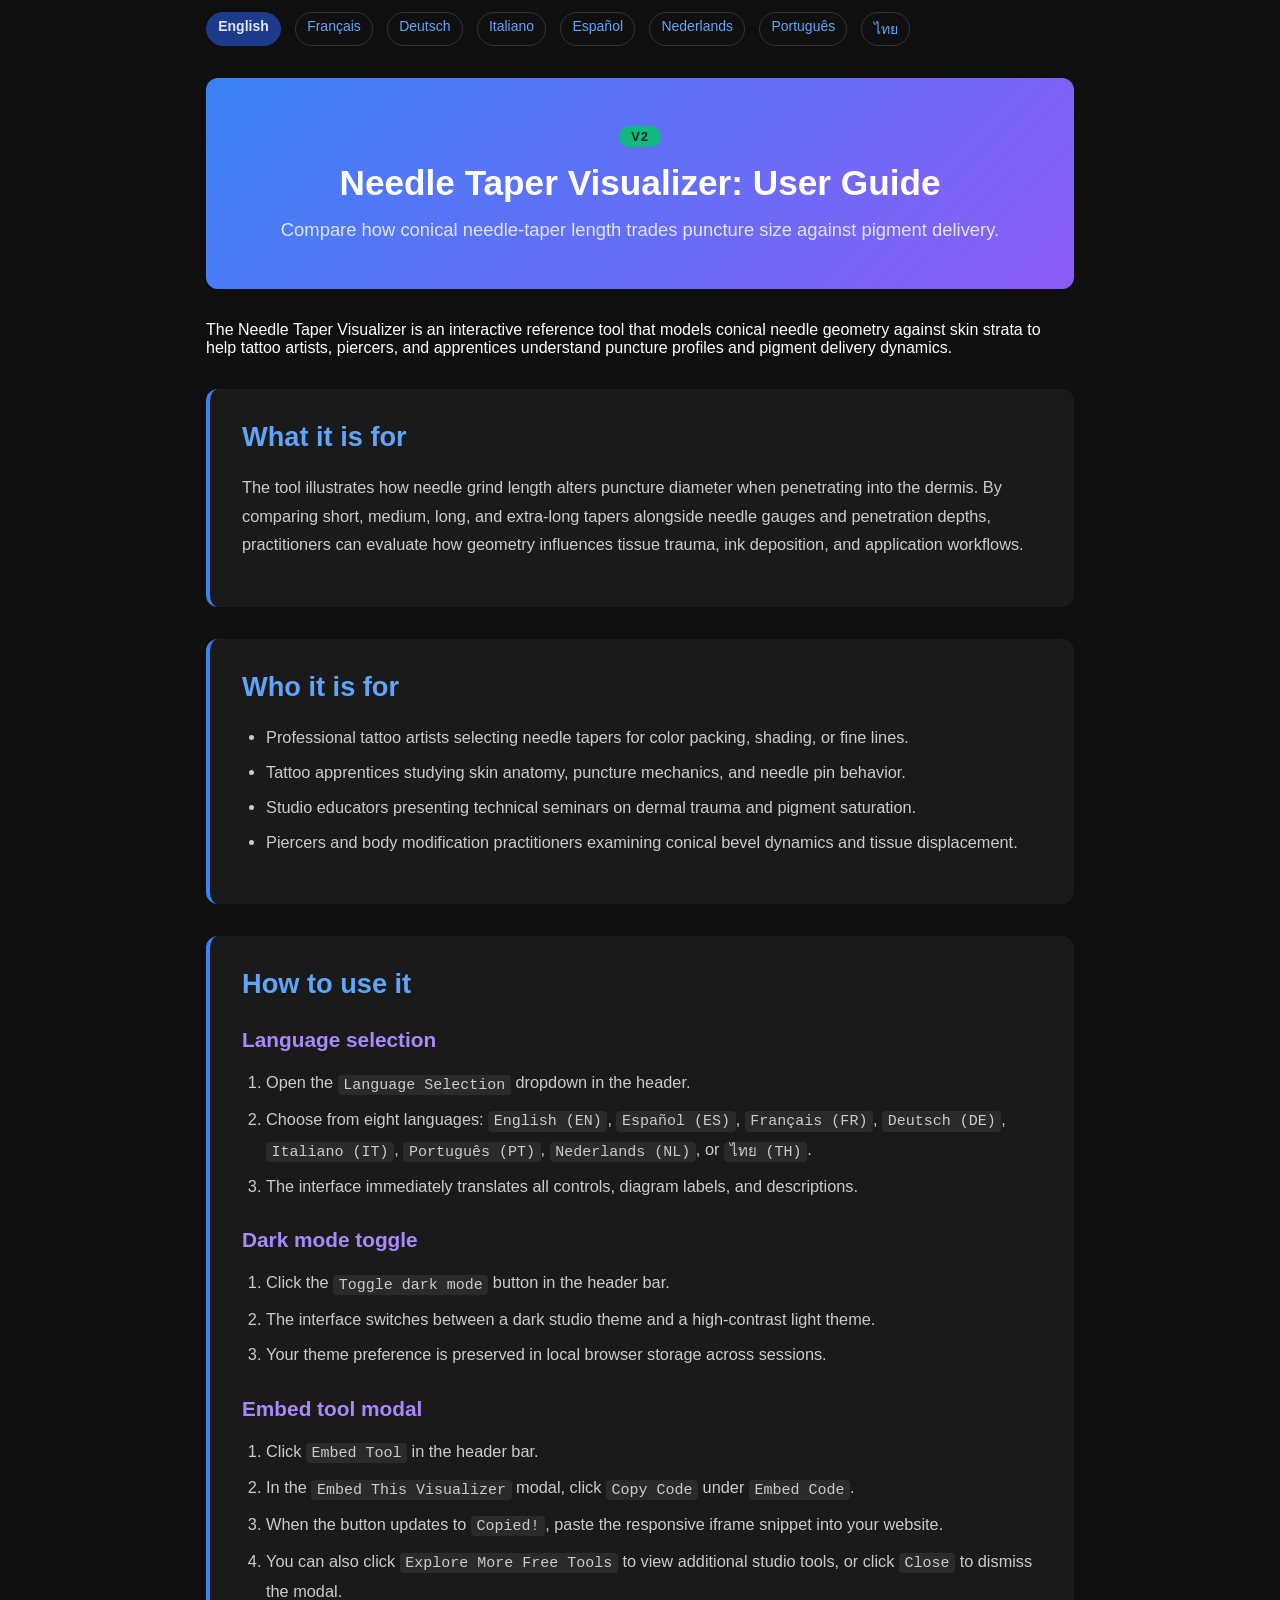
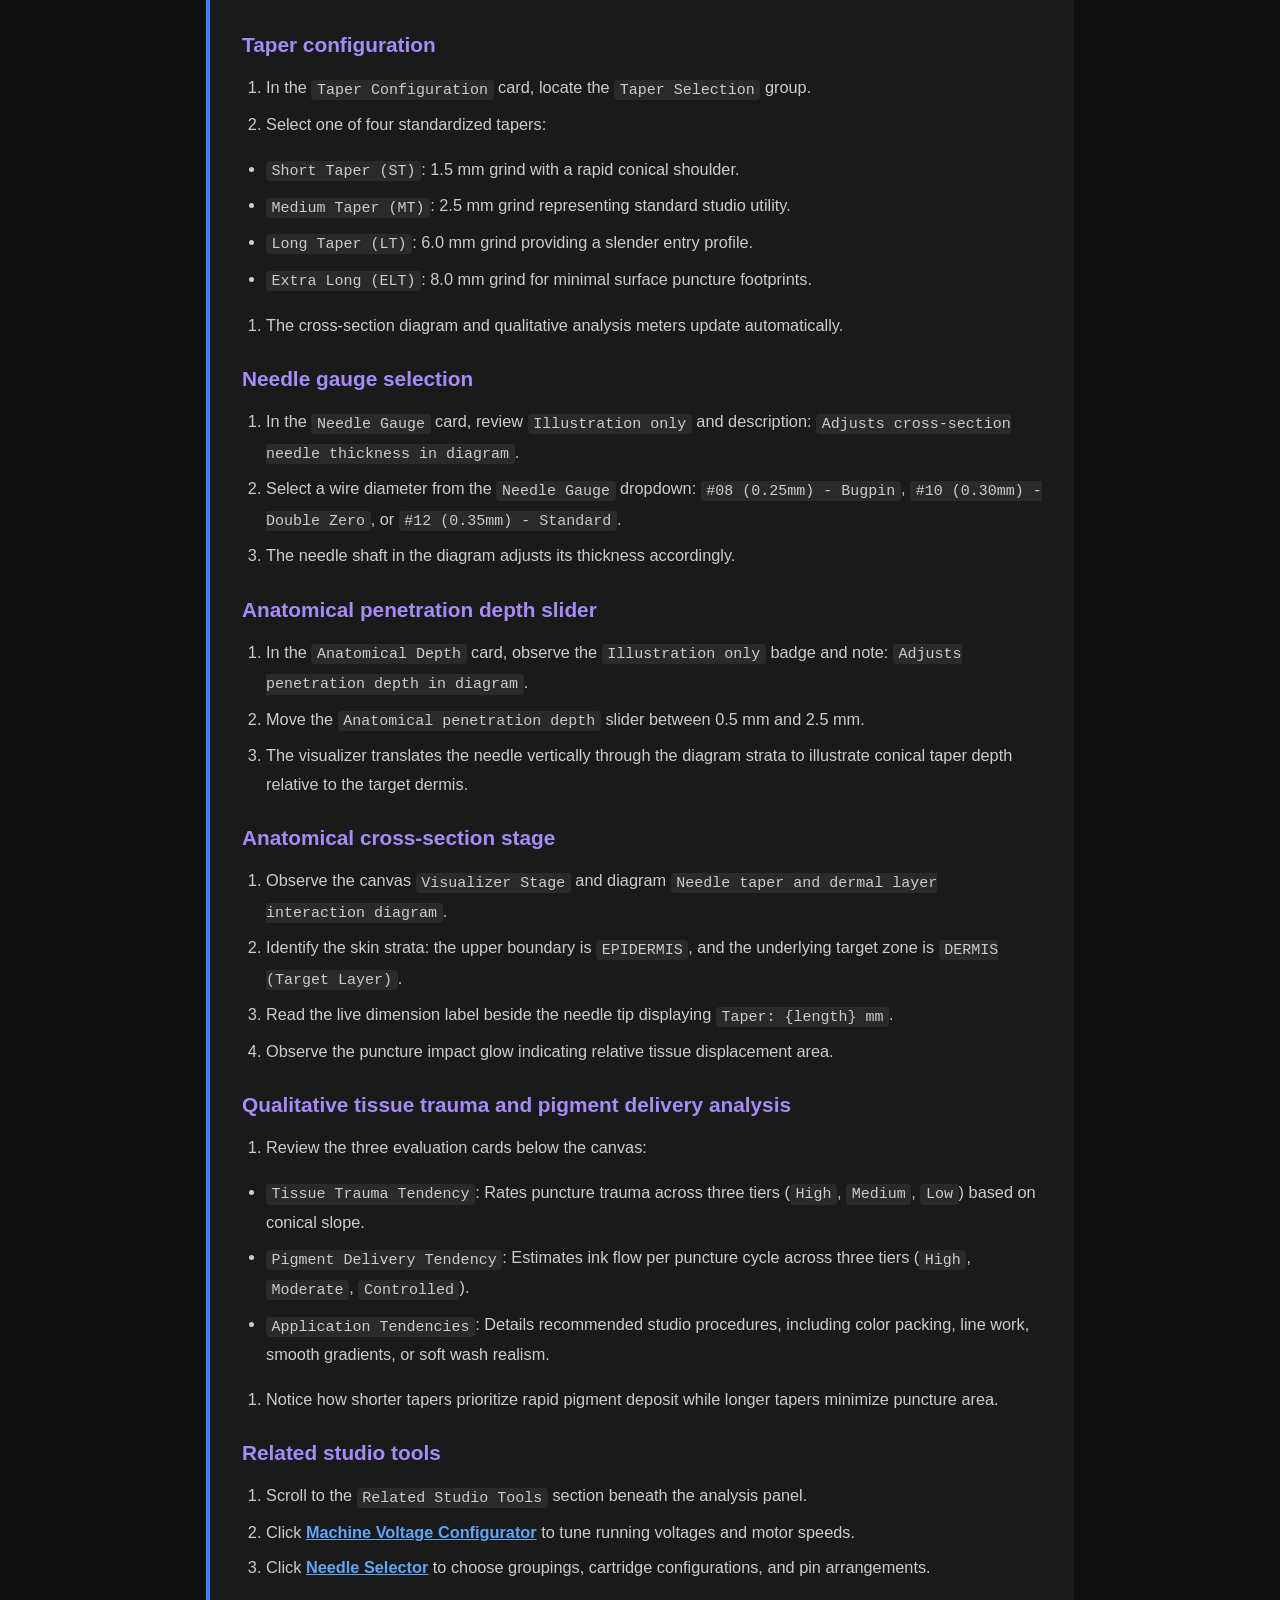
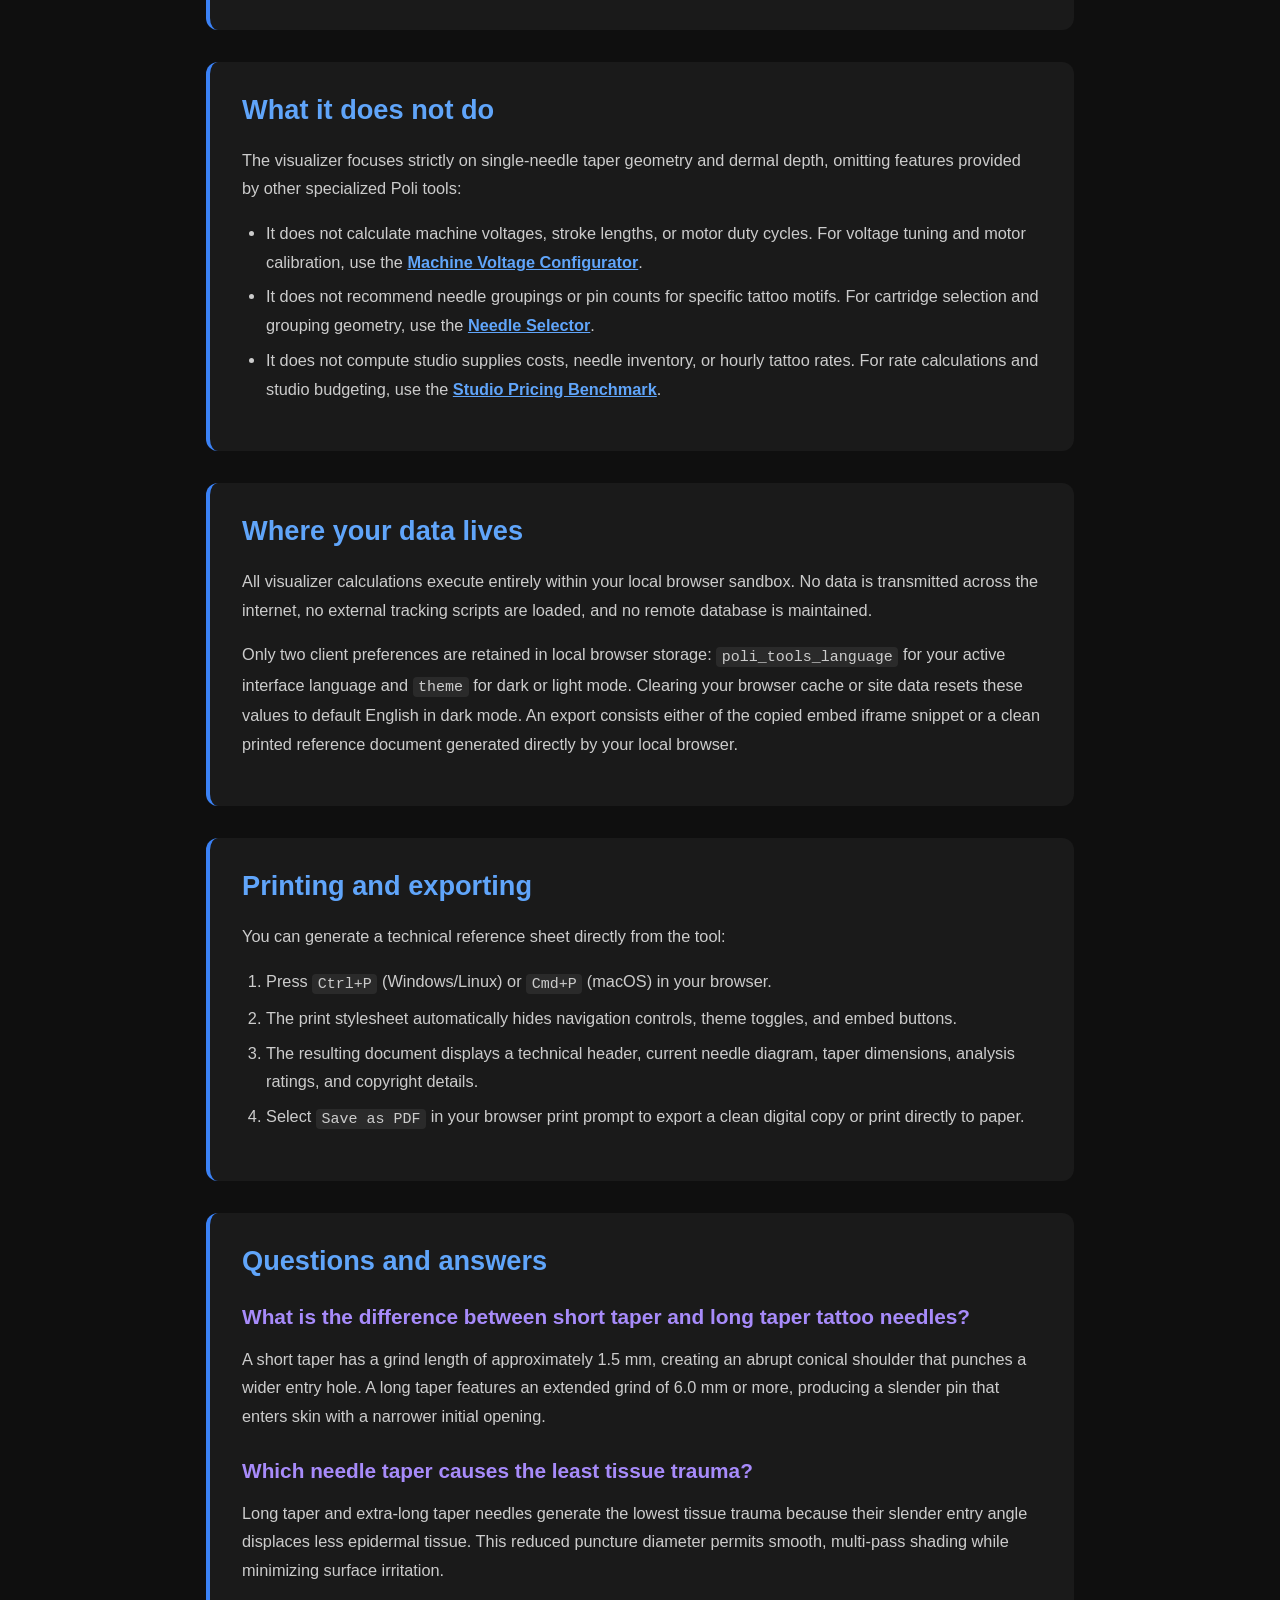
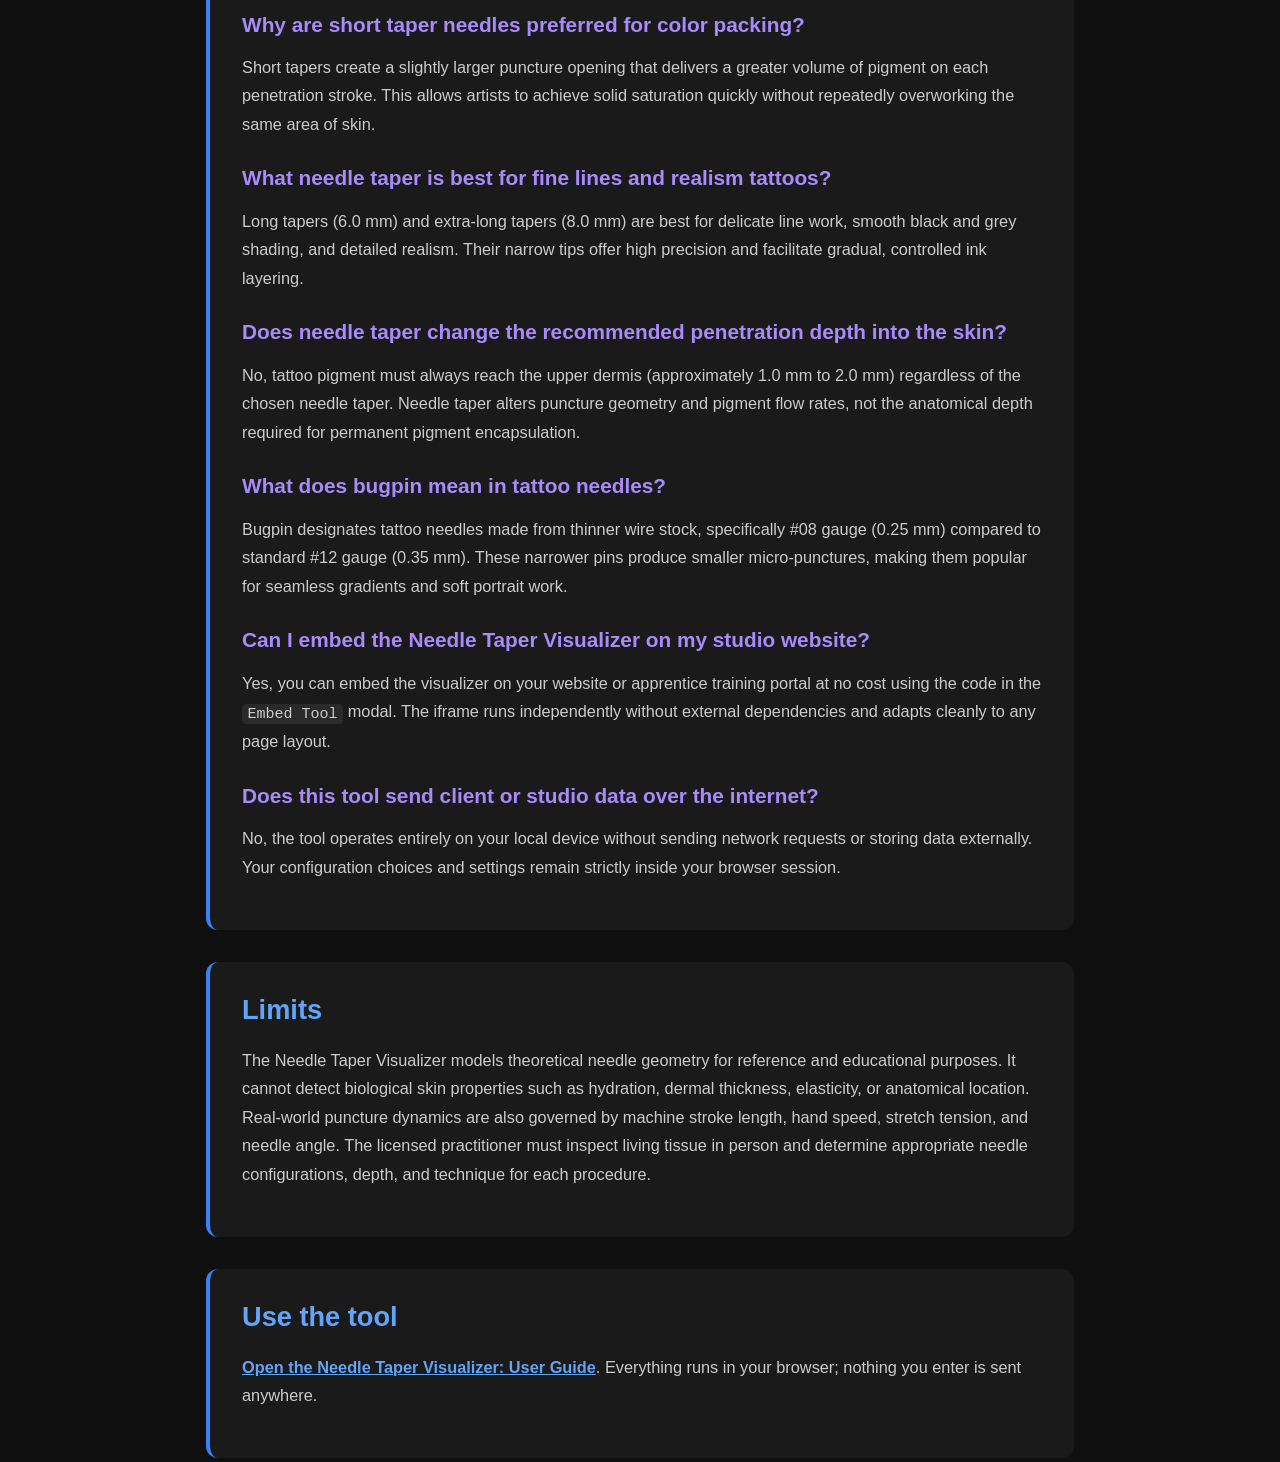
<file: documentation.html>
<!DOCTYPE html>
<html lang="en">
<head><meta name="robots" content="noindex,nofollow">
    <meta charset="UTF-8">
    <meta name="viewport" content="width=device-width, initial-scale=1.0">
    <title>Needle Taper Visualizer: User Guide Documentation | Poli International</title>
    <meta name="description" content="Compare how conical needle-taper length trades puncture size against pigment delivery.">
    <link rel="canonical" href="https://poliinternational.com/needle-taper-visualizer/">
    <style>
        body { background: #0f0f0f; color: #fff; font-family: -apple-system, BlinkMacSystemFont, "Segoe UI", Roboto, sans-serif; margin: 0; padding: 0; }
        body.in-iframe .doc-hero h1 { display: none; }
        * { box-sizing: border-box; }
        .entry-content { max-width: 900px; margin: 0 auto; padding: 2rem 1rem; }
        .doc-hero { background: linear-gradient(135deg, #3B82F6, #8B5CF6); padding: 3rem 2rem; text-align: center; border-radius: 0.75rem; margin-bottom: 2rem; }
        .doc-hero h1 { font-size: 2.2rem; margin: 0 0 1rem; font-weight: 700; }
        .doc-hero p { font-size: 1.15rem; color: #E0E7FF; margin: 0; }
        .doc-hero .v2 { display: inline-block; margin-bottom: 1rem; padding: 0.2rem 0.75rem; border-radius: 999px; background: #10B981; color: #04241a; font-weight: 800; font-size: 0.8rem; letter-spacing: 0.08em; }
        .doc-section { margin: 2rem 0; padding: 2rem; background: #1a1a1a; border-radius: 0.75rem; border-left: 4px solid #3B82F6; }
        .doc-section h2 { color: #60A5FA; font-size: 1.7rem; margin: 0 0 1.25rem; font-weight: 600; }
        .doc-section h3 { color: #A78BFA; font-size: 1.3rem; margin: 1.75rem 0 0.75rem; font-weight: 600; }
        .doc-section p, .doc-section li { color: #ccc; line-height: 1.75; font-size: 1.02rem; }
        .doc-section ul, .doc-section ol { padding-left: 1.5rem; }
        .doc-section li { margin: 0.4rem 0; }
        .doc-section code { background: #2a2a2a; padding: 0.1rem 0.35rem; border-radius: 0.25rem; font-size: 0.92em; }
        .doc-section a { color: #60A5FA; font-weight: 600; }
        .highlight-box { background: linear-gradient(135deg, #1E3A8A, #4C1D95); padding: 1.25rem 1.5rem; border-radius: 0.5rem; margin: 1.5rem 0; border-left: 4px solid #10B981; }
        .highlight-box p { color: #E0E7FF; margin: 0; }
        table { width: 100%; border-collapse: collapse; margin: 1.5rem 0; }
        th, td { padding: 0.75rem; text-align: left; border: 1px solid #333; vertical-align: top; }
        th { background: #2a2a2a; color: #60A5FA; }
        td { color: #ccc; }
        .doc-langs { display: flex; flex-wrap: wrap; gap: 0.4rem; margin: 0 0 1.5rem; font-size: 0.9rem; }
        .doc-langs a, .doc-langs span { padding: 0.3rem 0.7rem; border-radius: 999px; border: 1px solid #333; text-decoration: none; }
        .doc-langs a { color: #60A5FA; }
        .doc-langs span { background: #1E3A8A; color: #E0E7FF; border-color: #1E3A8A; font-weight: 700; }
    </style>
</head>
<body>
<nav class="doc-langs" aria-label="Documentation language" style="display:flex;flex-wrap:wrap;gap:6px 14px;max-width:900px;margin:12px auto 0;padding:0 16px;font-size:14px;"><span lang="en">English</span><a lang="fr" href="documentation-fr.html">Français</a><a lang="de" href="documentation-de.html">Deutsch</a><a lang="it" href="documentation-it.html">Italiano</a><a lang="es" href="documentation-es.html">Español</a><a lang="nl" href="documentation-nl.html">Nederlands</a><a lang="pt" href="documentation-pt.html">Português</a><a lang="th" href="documentation-th.html">ไทย</a></nav>
<script>if (window.self !== window.top) document.body.classList.add('in-iframe');</script>
    <div class="entry-content">
        <div class="doc-hero">
            <span class="v2">V2</span>
            <h1>Needle Taper Visualizer: User Guide</h1>
            <p>Compare how conical needle-taper length trades puncture size against pigment delivery.</p>
        </div>
        <p>The Needle Taper Visualizer is an interactive reference tool that models conical needle geometry against skin strata to help tattoo artists, piercers, and apprentices understand puncture profiles and pigment delivery dynamics.</p>
        <div class="doc-section">
        <h2>What it is for</h2>
        <p>The tool illustrates how needle grind length alters puncture diameter when penetrating into the dermis. By comparing short, medium, long, and extra-long tapers alongside needle gauges and penetration depths, practitioners can evaluate how geometry influences tissue trauma, ink deposition, and application workflows.</p>
        </div>
        <div class="doc-section">
        <h2>Who it is for</h2>
        <ul>
        <li>Professional tattoo artists selecting needle tapers for color packing, shading, or fine lines.</li>
        <li>Tattoo apprentices studying skin anatomy, puncture mechanics, and needle pin behavior.</li>
        <li>Studio educators presenting technical seminars on dermal trauma and pigment saturation.</li>
        <li>Piercers and body modification practitioners examining conical bevel dynamics and tissue displacement.</li>
        </ul>
        </div>
        <div class="doc-section">
        <h2>How to use it</h2>
        <h3>Language selection</h3>
        <ol>
        <li>Open the <code>Language Selection</code> dropdown in the header.</li>
        <li>Choose from eight languages: <code>English (EN)</code>, <code>Español (ES)</code>, <code>Français (FR)</code>, <code>Deutsch (DE)</code>, <code>Italiano (IT)</code>, <code>Português (PT)</code>, <code>Nederlands (NL)</code>, or <code>ไทย (TH)</code>.</li>
        <li>The interface immediately translates all controls, diagram labels, and descriptions.</li>
        </ol>
        <h3>Dark mode toggle</h3>
        <ol>
        <li>Click the <code>Toggle dark mode</code> button in the header bar.</li>
        <li>The interface switches between a dark studio theme and a high-contrast light theme.</li>
        <li>Your theme preference is preserved in local browser storage across sessions.</li>
        </ol>
        <h3>Embed tool modal</h3>
        <ol>
        <li>Click <code>Embed Tool</code> in the header bar.</li>
        <li>In the <code>Embed This Visualizer</code> modal, click <code>Copy Code</code> under <code>Embed Code</code>.</li>
        <li>When the button updates to <code>Copied!</code>, paste the responsive iframe snippet into your website.</li>
        <li>You can also click <code>Explore More Free Tools</code> to view additional studio tools, or click <code>Close</code> to dismiss the modal.</li>
        </ol>
        <h3>Taper configuration</h3>
        <ol>
        <li>In the <code>Taper Configuration</code> card, locate the <code>Taper Selection</code> group.</li>
        <li>Select one of four standardized tapers:</li>
        </ol>
        <ul>
        <li><code>Short Taper (ST)</code>: 1.5 mm grind with a rapid conical shoulder.</li>
        <li><code>Medium Taper (MT)</code>: 2.5 mm grind representing standard studio utility.</li>
        <li><code>Long Taper (LT)</code>: 6.0 mm grind providing a slender entry profile.</li>
        <li><code>Extra Long (ELT)</code>: 8.0 mm grind for minimal surface puncture footprints.</li>
        </ul>
        <ol>
        <li>The cross-section diagram and qualitative analysis meters update automatically.</li>
        </ol>
        <h3>Needle gauge selection</h3>
        <ol>
        <li>In the <code>Needle Gauge</code> card, review <code>Illustration only</code> and description: <code>Adjusts cross-section needle thickness in diagram</code>.</li>
        <li>Select a wire diameter from the <code>Needle Gauge</code> dropdown: <code>#08 (0.25mm) - Bugpin</code>, <code>#10 (0.30mm) - Double Zero</code>, or <code>#12 (0.35mm) - Standard</code>.</li>
        <li>The needle shaft in the diagram adjusts its thickness accordingly.</li>
        </ol>
        <h3>Anatomical penetration depth slider</h3>
        <ol>
        <li>In the <code>Anatomical Depth</code> card, observe the <code>Illustration only</code> badge and note: <code>Adjusts penetration depth in diagram</code>.</li>
        <li>Move the <code>Anatomical penetration depth</code> slider between 0.5 mm and 2.5 mm.</li>
        <li>The visualizer translates the needle vertically through the diagram strata to illustrate conical taper depth relative to the target dermis.</li>
        </ol>
        <h3>Anatomical cross-section stage</h3>
        <ol>
        <li>Observe the canvas <code>Visualizer Stage</code> and diagram <code>Needle taper and dermal layer interaction diagram</code>.</li>
        <li>Identify the skin strata: the upper boundary is <code>EPIDERMIS</code>, and the underlying target zone is <code>DERMIS (Target Layer)</code>.</li>
        <li>Read the live dimension label beside the needle tip displaying <code>Taper: {length} mm</code>.</li>
        <li>Observe the puncture impact glow indicating relative tissue displacement area.</li>
        </ol>
        <h3>Qualitative tissue trauma and pigment delivery analysis</h3>
        <ol>
        <li>Review the three evaluation cards below the canvas:</li>
        </ol>
        <ul>
        <li><code>Tissue Trauma Tendency</code>: Rates puncture trauma across three tiers (<code>High</code>, <code>Medium</code>, <code>Low</code>) based on conical slope.</li>
        <li><code>Pigment Delivery Tendency</code>: Estimates ink flow per puncture cycle across three tiers (<code>High</code>, <code>Moderate</code>, <code>Controlled</code>).</li>
        <li><code>Application Tendencies</code>: Details recommended studio procedures, including color packing, line work, smooth gradients, or soft wash realism.</li>
        </ul>
        <ol>
        <li>Notice how shorter tapers prioritize rapid pigment deposit while longer tapers minimize puncture area.</li>
        </ol>
        <h3>Related studio tools</h3>
        <ol>
        <li>Scroll to the <code>Related Studio Tools</code> section beneath the analysis panel.</li>
        <li>Click <a href="https://poliinternational.com/machine-voltage-configurator/" target="_top">Machine Voltage Configurator</a> to tune running voltages and motor speeds.</li>
        <li>Click <a href="https://poliinternational.com/needle-selector/" target="_top">Needle Selector</a> to choose groupings, cartridge configurations, and pin arrangements.</li>
        </ol>
        </div>
        <div class="doc-section">
        <h2>What it does not do</h2>
        <p>The visualizer focuses strictly on single-needle taper geometry and dermal depth, omitting features provided by other specialized Poli tools:</p>
        <ul>
        <li>It does not calculate machine voltages, stroke lengths, or motor duty cycles. For voltage tuning and motor calibration, use the <a href="https://poliinternational.com/machine-voltage-configurator/" target="_top">Machine Voltage Configurator</a>.</li>
        <li>It does not recommend needle groupings or pin counts for specific tattoo motifs. For cartridge selection and grouping geometry, use the <a href="https://poliinternational.com/needle-selector/" target="_top">Needle Selector</a>.</li>
        <li>It does not compute studio supplies costs, needle inventory, or hourly tattoo rates. For rate calculations and studio budgeting, use the <a href="https://poliinternational.com/studio-pricing-benchmark/" target="_top">Studio Pricing Benchmark</a>.</li>
        </ul>
        </div>
        <div class="doc-section">
        <h2>Where your data lives</h2>
        <p>All visualizer calculations execute entirely within your local browser sandbox. No data is transmitted across the internet, no external tracking scripts are loaded, and no remote database is maintained.</p>
        <p>Only two client preferences are retained in local browser storage: <code>poli_tools_language</code> for your active interface language and <code>theme</code> for dark or light mode. Clearing your browser cache or site data resets these values to default English in dark mode. An export consists either of the copied embed iframe snippet or a clean printed reference document generated directly by your local browser.</p>
        </div>
        <div class="doc-section">
        <h2>Printing and exporting</h2>
        <p>You can generate a technical reference sheet directly from the tool:</p>
        <ol>
        <li>Press <code>Ctrl+P</code> (Windows/Linux) or <code>Cmd+P</code> (macOS) in your browser.</li>
        <li>The print stylesheet automatically hides navigation controls, theme toggles, and embed buttons.</li>
        <li>The resulting document displays a technical header, current needle diagram, taper dimensions, analysis ratings, and copyright details.</li>
        <li>Select <code>Save as PDF</code> in your browser print prompt to export a clean digital copy or print directly to paper.</li>
        </ol>
        </div>
        <div class="doc-section">
        <h2>Questions and answers</h2>
        <h3>What is the difference between short taper and long taper tattoo needles?</h3>
        <p>A short taper has a grind length of approximately 1.5 mm, creating an abrupt conical shoulder that punches a wider entry hole. A long taper features an extended grind of 6.0 mm or more, producing a slender pin that enters skin with a narrower initial opening.</p>
        <h3>Which needle taper causes the least tissue trauma?</h3>
        <p>Long taper and extra-long taper needles generate the lowest tissue trauma because their slender entry angle displaces less epidermal tissue. This reduced puncture diameter permits smooth, multi-pass shading while minimizing surface irritation.</p>
        <h3>Why are short taper needles preferred for color packing?</h3>
        <p>Short tapers create a slightly larger puncture opening that delivers a greater volume of pigment on each penetration stroke. This allows artists to achieve solid saturation quickly without repeatedly overworking the same area of skin.</p>
        <h3>What needle taper is best for fine lines and realism tattoos?</h3>
        <p>Long tapers (6.0 mm) and extra-long tapers (8.0 mm) are best for delicate line work, smooth black and grey shading, and detailed realism. Their narrow tips offer high precision and facilitate gradual, controlled ink layering.</p>
        <h3>Does needle taper change the recommended penetration depth into the skin?</h3>
        <p>No, tattoo pigment must always reach the upper dermis (approximately 1.0 mm to 2.0 mm) regardless of the chosen needle taper. Needle taper alters puncture geometry and pigment flow rates, not the anatomical depth required for permanent pigment encapsulation.</p>
        <h3>What does bugpin mean in tattoo needles?</h3>
        <p>Bugpin designates tattoo needles made from thinner wire stock, specifically #08 gauge (0.25 mm) compared to standard #12 gauge (0.35 mm). These narrower pins produce smaller micro-punctures, making them popular for seamless gradients and soft portrait work.</p>
        <h3>Can I embed the Needle Taper Visualizer on my studio website?</h3>
        <p>Yes, you can embed the visualizer on your website or apprentice training portal at no cost using the code in the <code>Embed Tool</code> modal. The iframe runs independently without external dependencies and adapts cleanly to any page layout.</p>
        <h3>Does this tool send client or studio data over the internet?</h3>
        <p>No, the tool operates entirely on your local device without sending network requests or storing data externally. Your configuration choices and settings remain strictly inside your browser session.</p>
        </div>
        <div class="doc-section">
        <h2>Limits</h2>
        <p>The Needle Taper Visualizer models theoretical needle geometry for reference and educational purposes. It cannot detect biological skin properties such as hydration, dermal thickness, elasticity, or anatomical location. Real-world puncture dynamics are also governed by machine stroke length, hand speed, stretch tension, and needle angle. The licensed practitioner must inspect living tissue in person and determine appropriate needle configurations, depth, and technique for each procedure.</p>
        </div>
        <div class="doc-section">
            <h2>Use the tool</h2>
            <p><a href="https://poliinternational.com/needle-taper-visualizer/" target="_top">Open the Needle Taper Visualizer: User Guide</a>. Everything runs in your browser; nothing you enter is sent anywhere.</p>
        </div>
    </div>
</body>
</html>
</file>
